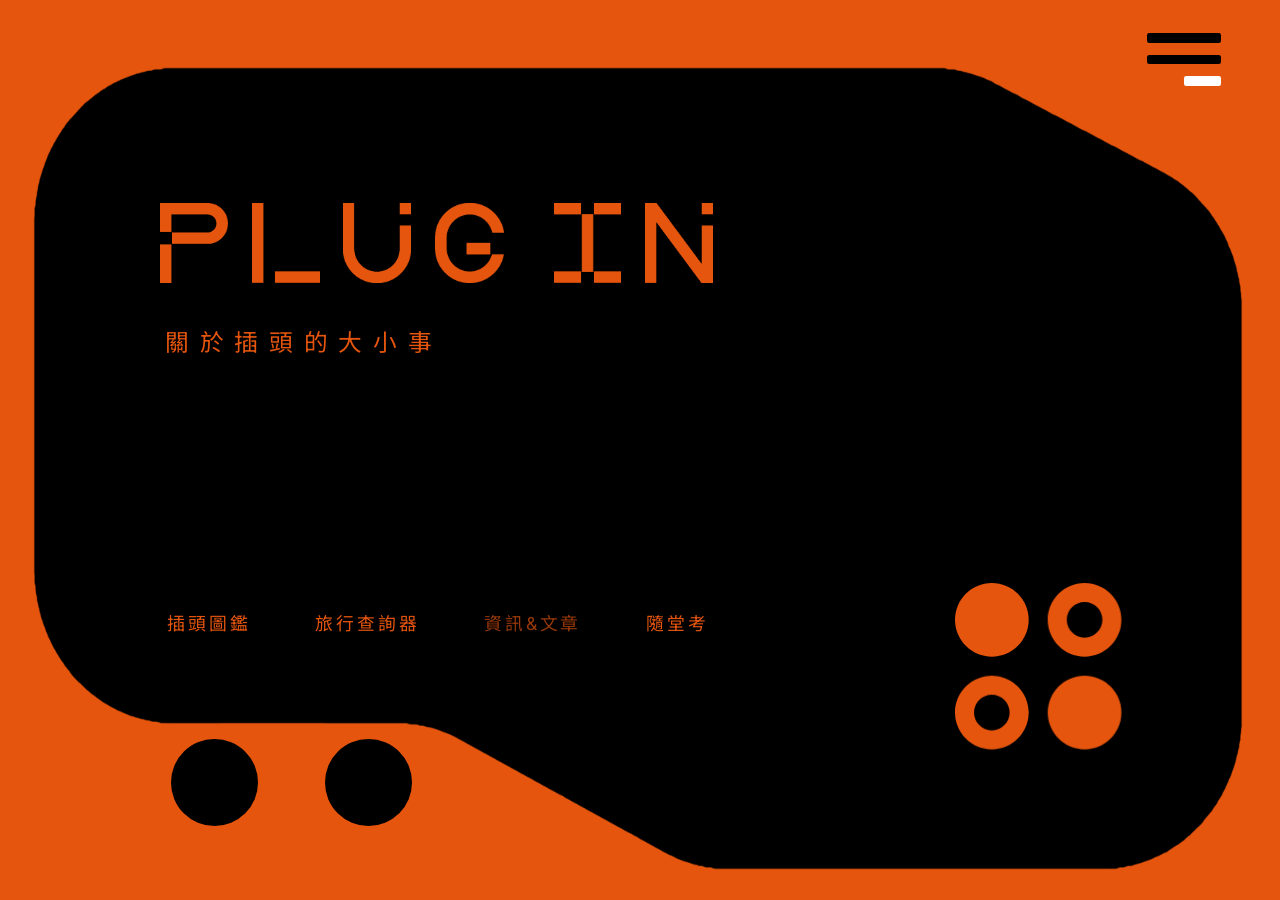
<file: index.html>
<!DOCTYPE html>
<html lang="zh-Hant">
<head>
  <meta charset="UTF-8">
  <meta name="viewport" content="width=device-width, initial-scale=1.0">
  <title>PLUG IN - 首頁</title>
    <link rel="icon" href="./img/button-logo.svg">
  <link rel="preconnect" href="https://fonts.googleapis.com">
  <link rel="preconnect" href="https://fonts.gstatic.com" crossorigin>
  <link href="https://fonts.googleapis.com/css2?family=Inter:wght@200;300;400;500;700&family=Noto+Sans+TC:wght@300;400;500;700&display=swap" rel="stylesheet">
  <link rel="stylesheet" href="./css/home.css">
</head>
<body>

  <!-- 精準品牌橘 (#E5550D) SVG 濾鏡：將幾何字母 PNG 精確著色為 #E5550D -->
  <svg width="0" height="0" style="position:absolute;pointer-events:none;" aria-hidden="true">
    <defs>
      <filter id="home-orange-tint" color-interpolation-filters="sRGB">
        <feColorMatrix type="matrix" values="0 0 0 0 0.898039  0 0 0 0 0.333333  0 0 0 0 0.050980  0 0 0 1 0"/>
      </filter>
    </defs>
  </svg>

  <!-- ==================== 頂部導覽列 (右上漢堡選單：兩黑一白) ==================== -->
  <header class="top-nav">
    <a href="./index.html" class="nav-logo" aria-label="PLUG IN 首頁">
      <img src="./img/button-logo.svg" alt="PLUG IN Logo">
    </a>

    <button type="button" id="menu-btn" class="nav-menu-btn" aria-label="開啟選單" aria-expanded="false">
      <span class="menu-bar bar-orange"></span>
      <span class="menu-bar bar-orange"></span>
      <span class="menu-bar bar-white"></span>
    </button>
  </header>

  <!-- ==================== 側邊選單遮罩 (全站統一 5 項 + 橘色箭頭) ==================== -->
  <aside class="menu-drawer" id="menu-drawer" aria-hidden="true">
    <div class="menu-drawer-backdrop" id="menu-backdrop"></div>
    <nav class="menu-drawer-panel" aria-label="網站選單">
      <button type="button" class="menu-close-btn" id="menu-close-btn" aria-label="關閉選單">✕</button>
      <ul class="menu-nav-list">
        <li>
          <a href="./guide.html?view=map">
            <span>插頭世界地圖</span>
            <img src="./img/arrow-menu.svg" alt="" class="menu-nav-arrow" aria-hidden="true">
          </a>
        </li>
        <li>
          <a href="./guide.html?view=gallery&spec=all&page=1">
            <span>插頭圖鑑</span>
            <img src="./img/arrow-menu.svg" alt="" class="menu-nav-arrow" aria-hidden="true">
          </a>
        </li>
        <li>
          <a href="./travel.html">
            <span>旅行查詢器</span>
            <img src="./img/arrow-menu.svg" alt="" class="menu-nav-arrow" aria-hidden="true">
          </a>
        </li>
        <li>
          <a href="#" class="is-coming-soon" aria-disabled="true" title="尚未製作，敬請期待" onclick="return false;">
            <span>資訊與文章</span>
            <img src="./img/arrow-menu.svg" alt="" class="menu-nav-arrow" aria-hidden="true">
          </a>
        </li>
        <li>
          <a href="./quiz.html">
            <span>用電安全隨堂考</span>
            <img src="./img/arrow-menu.svg" alt="" class="menu-nav-arrow" aria-hidden="true">
          </a>
        </li>
      </ul>
    </nav>
  </aside>

  <!-- ==================== 0-0 首頁主視覺 (依 Figma 0-0 畫面構成) ==================== -->
  <main class="hero">
    <!-- 橘底 + 黑色流線面板底圖 -->
    <img class="hero-bg" src="./img/home-bg-panel.png" alt="" aria-hidden="true">

    <!-- 左上品牌字標 PLUG IN (x=12.5%, y=22.6%) -->
    <h1 class="hero-title" aria-label="PLUG IN">
      <span class="hero-word">
        <img src="./img/letter-P.png" alt="P">
        <img src="./img/letter-L.png" alt="L">
        <img src="./img/letter-U.png" alt="U">
        <img src="./img/letter-G.png" alt="G">
      </span>
      <span class="hero-word-gap" aria-hidden="true"></span>
      <span class="hero-word">
        <img src="./img/letter-I.png" alt="I">
        <img src="./img/letter-N.png" alt="N">
      </span>
    </h1>

    <!-- 副標題：關於插頭的大小事 (x=12.9%, y=36.6%) -->
    <p class="hero-subtitle">關於插頭的大小事</p>

    <!-- 黑色面板內四項水平功能導覽 (x=12.5%, y=68%) -->
    <nav class="hero-nav" aria-label="主要功能導覽">
      <a href="./guide.html?view=map" class="hero-nav-link">插頭圖鑑</a>
      <a href="./travel.html" class="hero-nav-link">旅行查詢器</a>
      <a href="#" class="hero-nav-link is-coming-soon" aria-disabled="true" title="尚未製作，敬請期待" onclick="return false;">資訊&amp;文章</a>
      <a href="./quiz.html" class="hero-nav-link">隨堂考</a>
    </nav>

    <!-- 右下角橘色四圓品牌標誌 (x=74.6%, y=64.8%，內嵌 SVG 供四圓順時針循環位移) -->
    <svg class="hero-logo" viewBox="0 0 70 70" fill="none" xmlns="http://www.w3.org/2000/svg" role="img" aria-label="PLUG IN 標誌">
      <path class="hero-logo-piece hero-logo-tl" d="M31 15.5C31 24.0604 24.0604 31 15.5 31C6.93959 31 0 24.0604 0 15.5C0 6.93959 6.93959 0 15.5 0C24.0604 0 31 6.93959 31 15.5Z" fill="#E5550D"/>
      <path class="hero-logo-piece hero-logo-tr" d="M62 15.5C62 11.3579 58.6421 8 54.5 8C50.3579 8 47 11.3579 47 15.5C47 19.6421 50.3579 23 54.5 23V31C45.9396 31 39 24.0604 39 15.5C39 6.93959 45.9396 0 54.5 0C63.0604 0 70 6.93959 70 15.5C70 24.0604 63.0604 31 54.5 31V23C58.6421 23 62 19.6421 62 15.5Z" fill="#E5550D"/>
      <path class="hero-logo-piece hero-logo-bl" d="M23 54.5C23 50.3579 19.6421 47 15.5 47C11.3579 47 8 50.3579 8 54.5C8 58.6421 11.3579 62 15.5 62V70C6.93959 70 0 63.0604 0 54.5C0 45.9396 6.93959 39 15.5 39C24.0604 39 31 45.9396 31 54.5C31 63.0604 24.0604 70 15.5 70V62C19.6421 62 23 58.6421 23 54.5Z" fill="#E5550D"/>
      <path class="hero-logo-piece hero-logo-br" d="M70 54.5C70 63.0604 63.0604 70 54.5 70C45.9396 70 39 63.0604 39 54.5C39 45.9396 45.9396 39 54.5 39C63.0604 39 70 45.9396 70 54.5Z" fill="#E5550D"/>
    </svg>

    <!-- 左下角橘底上的兩顆黑色圓點裝飾 (與 0-0 畫面一致) -->
    <div class="hero-bottom-dots" aria-hidden="true">
      <span class="hero-dot"></span>
      <span class="hero-dot"></span>
    </div>
  </main>

  <script src="./js/home.js"></script>
</body>
</html>
</file>
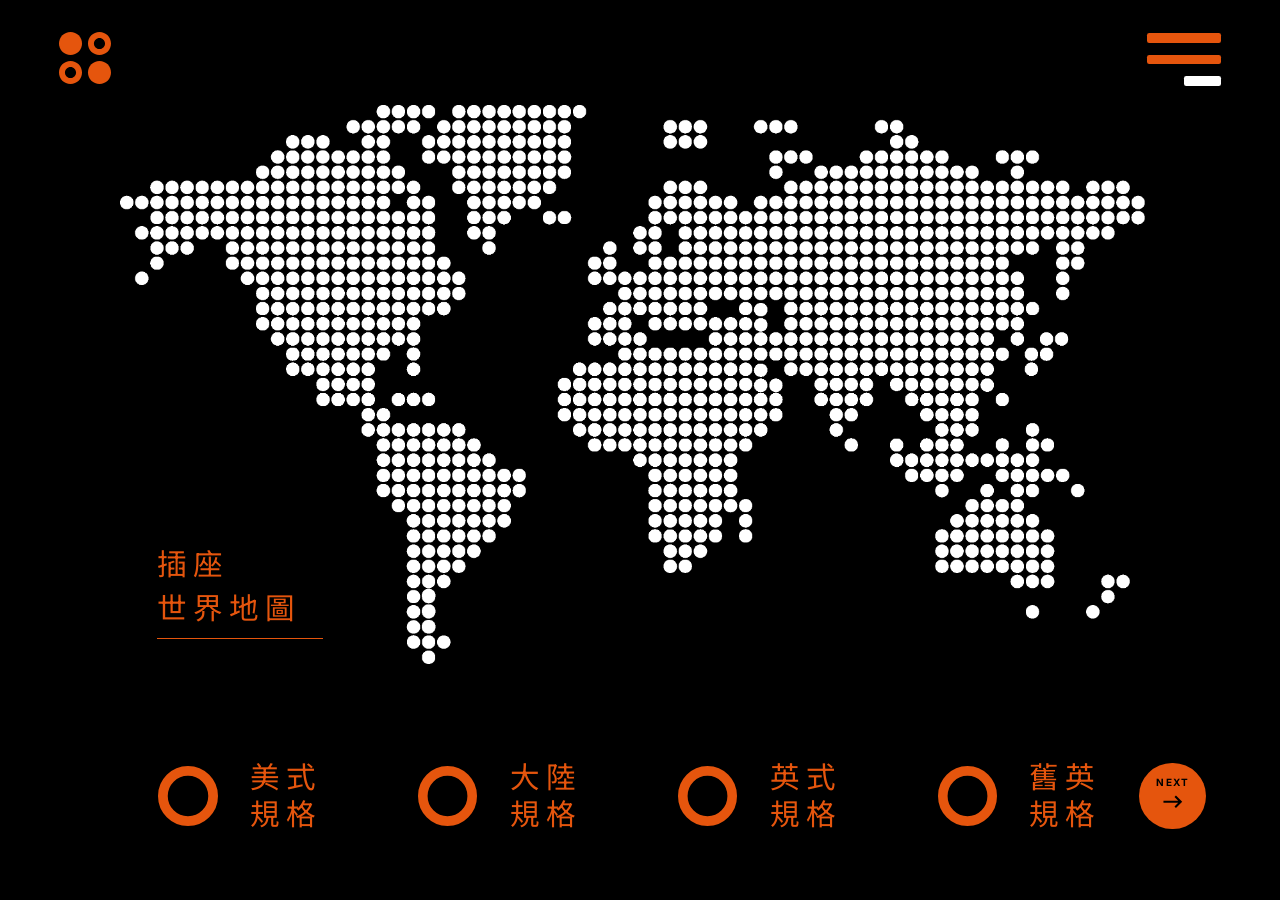
<file: guide.html>
<!DOCTYPE html>
<html lang="zh-Hant">
<head>
  <meta charset="UTF-8">
  <meta name="viewport" content="width=device-width, initial-scale=1.0">
  <title>PLUG IN - 插座世界地圖與插頭圖鑑</title>
    <link rel="icon" href="./img/button-logo.svg">
  <link rel="preconnect" href="https://fonts.googleapis.com">
  <link rel="preconnect" href="https://fonts.gstatic.com" crossorigin>
  <link href="https://fonts.googleapis.com/css2?family=Inter:wght@200;300;400;500;700&family=Noto+Sans+TC:wght@300;400;500;700&display=swap" rel="stylesheet">
  <link rel="stylesheet" href="./css/guide.css">
</head>
<body data-view="map">

  <!-- ==================== 頂部導覽列 (與 travel / search 一致) ==================== -->
  <header class="top-nav">
    <a href="./index.html" class="nav-logo" id="nav-logo" aria-label="返回 PLUG IN 首頁">
      <img src="./img/button-logo.svg" alt="PLUG IN Logo">
    </a>

    <button type="button" id="menu-btn" class="nav-menu-btn" aria-label="開啟選單" aria-expanded="false">
      <span class="menu-bar bar-primary"></span>
      <span class="menu-bar bar-primary"></span>
      <span class="menu-bar bar-white"></span>
    </button>
  </header>

  <!-- ==================== 側邊選單遮罩 ==================== -->
  <aside class="menu-drawer" id="menu-drawer" aria-hidden="true">
    <div class="menu-drawer-backdrop" id="menu-backdrop"></div>
    <nav class="menu-drawer-panel" aria-label="網站選單">
      <button type="button" class="menu-close-btn" id="menu-close-btn" aria-label="關閉選單">✕</button>
      <ul class="menu-nav-list">
        <li>
          <a href="./guide.html?view=map" data-nav-view="map">
            <span>插頭世界地圖</span>
            <img src="./img/arrow-menu.svg" alt="" class="menu-nav-arrow" aria-hidden="true">
          </a>
        </li>
        <li>
          <a href="./guide.html?view=gallery&spec=all&page=1" data-nav-view="gallery">
            <span>插頭圖鑑</span>
            <img src="./img/arrow-menu.svg" alt="" class="menu-nav-arrow" aria-hidden="true">
          </a>
        </li>
        <li>
          <a href="./travel.html">
            <span>旅行查詢器</span>
            <img src="./img/arrow-menu.svg" alt="" class="menu-nav-arrow" aria-hidden="true">
          </a>
        </li>
        <li>
          <a href="#" class="is-coming-soon" aria-disabled="true" title="尚未製作，敬請期待" onclick="return false;">
            <span>資訊與文章</span>
            <img src="./img/arrow-menu.svg" alt="" class="menu-nav-arrow" aria-hidden="true">
          </a>
        </li>
        <li>
          <a href="./quiz.html">
            <span>用電安全隨堂考</span>
            <img src="./img/arrow-menu.svg" alt="" class="menu-nav-arrow" aria-hidden="true">
          </a>
        </li>
      </ul>
    </nav>
  </aside>

  <!-- ========================================================================
       VIEW 1: 1-1-1 / 1-1-2 插座世界地圖
       ======================================================================== -->
  <main class="view-section view-map is-active" id="view-map" aria-label="插座世界地圖">

    <!-- 世界地圖舞台（等比鎖定 1385×755，確保白色底圖與 1-1-2 橘色群組點對點正中對齊） -->
    <section class="map-stage" id="map-stage" aria-label="全球插座規格分布地圖">
      <!-- 1-1-1 白色點陣世界地圖底圖 -->
      <img src="./img/map-base.png" alt="全球插座規格世界地圖" class="map-base-img">

      <!-- 1-1-2 對應四區橘色群組覆蓋層 (image-xxx-guide，正中對齊且支援滑鼠微幅視差) -->
      <div class="map-overlay-group" id="map-overlay-group" aria-hidden="true">
        <!-- image-USA guide -->
        <div class="map-region-layer layer-usa" data-region-layer="usa">
          <img src="./img/map-usa-guide.png" alt="美式規格分布區域">
        </div>

        <!-- image-Mainland guide -->
        <div class="map-region-layer layer-mainland" data-region-layer="mainland">
          <img src="./img/map-mainland-guide.png" alt="大陸規格分布區域">
        </div>

        <!-- image-UK guide -->
        <div class="map-region-layer layer-uk" data-region-layer="uk">
          <img src="./img/map-uk-guide.png" alt="英式規格分布區域">
        </div>

        <!-- image-Old UK guide (雙圖層獨立精準對齊) -->
        <div class="map-region-layer layer-old-uk" data-region-layer="old-uk">
          <img src="./img/map-old-uk-2.png" alt="舊英規格分布區域" class="old-uk-map2">
          <img src="./img/map-old-uk-1.png" alt="" class="old-uk-map1">
        </div>
      </div>

      <!-- 左下角「插座 世界地圖」標題與橘色底線 -->
      <div class="map-title-block">
        <h1 class="map-heading">插座<br>世界地圖</h1>
        <div class="map-subheading-line" aria-hidden="true"></div>
      </div>
    </section>

    <!-- 下方規格切換按鈕區 (單選模式：一次僅能選擇一個規格) -->
    <div class="map-controls">
      <div class="map-btn-group" role="radiogroup" aria-label="選擇要顯示的插座規格區域（單選）">

        <button type="button" class="region-btn" data-region="usa" role="radio" aria-checked="false">
          <span class="region-circle">
            <img src="./img/button-2.svg" alt="" class="circle-hollow">
            <img src="./img/button-3.svg" alt="" class="circle-filled">
          </span>
          <span class="region-label">美式<br>規格</span>
        </button>

        <button type="button" class="region-btn" data-region="mainland" role="radio" aria-checked="false">
          <span class="region-circle">
            <img src="./img/button-2.svg" alt="" class="circle-hollow">
            <img src="./img/button-3.svg" alt="" class="circle-filled">
          </span>
          <span class="region-label">大陸<br>規格</span>
        </button>

        <button type="button" class="region-btn" data-region="uk" role="radio" aria-checked="false">
          <span class="region-circle">
            <img src="./img/button-2.svg" alt="" class="circle-hollow">
            <img src="./img/button-3.svg" alt="" class="circle-filled">
          </span>
          <span class="region-label">英式<br>規格</span>
        </button>

        <button type="button" class="region-btn" data-region="old-uk" role="radio" aria-checked="false">
          <span class="region-circle">
            <img src="./img/button-2.svg" alt="" class="circle-hollow">
            <img src="./img/button-3.svg" alt="" class="circle-filled">
          </span>
          <span class="region-label">舊英<br>規格</span>
        </button>

      </div>

      <!-- 右下角前往 1-2 插頭圖鑑箭頭按鈕 -->
      <button type="button" class="circle-arrow-btn arrow-next" id="map-to-gallery-btn" aria-label="前往插頭圖鑑">
        <span class="circle-arrow-text">NEXT</span>
        <img src="./img/arrow-outlined.svg" alt="" class="circle-arrow-icon">
      </button>
    </div>

  </main>

  <!-- ========================================================================
       VIEW 2: 1-2-1 ～ 1-2-6 插頭圖鑑
       ======================================================================== -->
  <main class="view-section view-gallery" id="view-gallery" aria-label="插頭圖鑑">

    <h1 class="gallery-heading">插頭圖鑑</h1>

    <!-- 規格篩選列 (Sliding Pill 滑動橘色指示膠囊) -->
    <nav class="spec-tabs-bar" id="spec-tabs" aria-label="插頭規格篩選">
      <span class="spec-sliding-pill" id="spec-sliding-pill" aria-hidden="true"></span>
      <button type="button" class="spec-tab tab-all is-active" data-spec="all">ALL</button>
      <button type="button" class="spec-tab" data-spec="mainland">大陸規格</button>
      <button type="button" class="spec-tab" data-spec="us">美式規格</button>
      <button type="button" class="spec-tab" data-spec="uk">英式規格</button>
      <button type="button" class="spec-tab" data-spec="old-uk">舊英規格</button>
    </nav>

    <!-- 插頭卡片網格（由 JS 動態渲染 card-A ～ card-O） -->
    <section class="gallery-card-grid" id="gallery-card-grid" aria-live="polite" aria-label="插頭卡片列表"></section>

    <!-- 左下上一頁（回 1-1 地圖顯示 BACK 或 1-2-2 回 1-2-1 顯示 PREV）／ 右下下一頁（前往 1-2-2 K-O 顯示 NEXT） -->
    <button type="button" class="circle-arrow-btn gallery-prev-btn" id="gallery-prev-btn" aria-label="返回插座世界地圖">
      <img src="./img/arrow-outlined.svg" alt="" class="circle-arrow-icon">
      <span class="circle-arrow-text" id="gallery-prev-label">BACK</span>
    </button>

    <button type="button" class="circle-arrow-btn arrow-next gallery-next-btn" id="gallery-next-btn" aria-label="下一頁">
      <span class="circle-arrow-text" id="gallery-next-label">NEXT</span>
      <img src="./img/arrow-outlined.svg" alt="" class="circle-arrow-icon">
    </button>

  </main>

  <!-- ========================================================================
       VIEW 3: 1-3 插頭詳細介紹頁 (A–O，依 1-3-K 與 1-3-F 版面間距規範)
       ======================================================================== -->
  <main class="view-section view-detail" id="view-detail" aria-label="插頭詳細介紹">

    <!-- 上半部橘色主視覺區 (height: 581 / 1117 = 52.01vh) -->
    <section class="detail-hero">
      <div class="detail-section-heading">
        <!-- TYPE - [A..O] 幾何像素字母標題 -->
        <div class="detail-type-letters" id="detail-type-letters" aria-label="插頭型號">
          <div class="type-word-group">
            <img src="./img/letter-T.png" alt="T" class="type-letter-t">
            <img src="./img/letter-Y.png" alt="Y" class="type-letter-y">
            <img src="./img/letter-P.png" alt="P" class="type-letter-p">
            <img src="./img/letter-E.png" alt="E" class="type-letter-e">
          </div>
          <span class="type-dash" aria-hidden="true"></span>
          <img src="./img/letter-F.png" alt="F" class="type-letter-code" id="detail-letter-img">
        </div>

        <!-- 規格代號 + 簡介副標 -->
        <div class="detail-subheading">
          <span class="detail-serial" id="detail-serial">CEE 7/4</span>
          <span class="detail-desc" id="detail-desc">北歐主要插頭規格，無極性設計</span>
        </div>
      </div>

      <!-- 返回 1-2 插頭圖鑑按鈕：固定於上方橘色區，左對齊 TYPE-?、底對齊上方插頭圖 -->
      <button type="button" class="detail-back-btn" id="detail-back-btn" aria-label="返回插頭圖鑑">
        <img src="./img/arrow-outlined.svg" alt="">
        <span>返回圖鑑</span>
      </button>
    </section>

    <!-- 右側雙圓圖示區 (x=1200, y=130, width=406, gap=90) -->
    <aside class="detail-image-group" aria-label="插頭外觀與插座示意圖">
      <!-- 上圓：黑色線稿插座圖示 (406×406) -->
      <div class="detail-diagram-circle">
        <img src="./img/plug-type-F.png" alt="TYPE-F 平面規格圖" id="detail-diagram-img" decoding="async">
      </div>

      <!-- 下圓：橘色圓底 + 插頭立體插圖 A–O (406×406) -->
      <div class="detail-photo-circle">
        <img src="./img/plug-3d-F.png" alt="TYPE-F 實體示意圖" id="detail-photo-img" data-plug-type="F" decoding="async">
      </div>
    </aside>

    <!-- 右側中線循環切換按鈕組 (對應 Figma 1-3-K button-arrow-prev / button-arrow-back，對齊 Menu 右緣、間距 90h 置中橘黑中線) -->
    <nav class="detail-pager-nav" aria-label="循環切換插頭型號">
      <!-- 上方 PREV（橘底黑線 + 右箭頭，往下一款切換，O 循環回 A） -->
      <button type="button" class="detail-pager-btn detail-pager-prev" id="detail-prev-btn" aria-label="切換至下一個插頭型號">
        <svg class="detail-pager-chevron" viewBox="0 0 24 24" aria-hidden="true">
          <polyline points="9,5 16,12 9,19"></polyline>
        </svg>
        <span class="detail-pager-label">PREV</span>
      </button>

      <!-- 下方 BACK（黑底橘線 + 左箭頭，往上一款切換，A 循環回 O） -->
      <button type="button" class="detail-pager-btn detail-pager-back" id="detail-back-plug-btn" aria-label="切換至上一個插頭型號">
        <svg class="detail-pager-chevron" viewBox="0 0 24 24" aria-hidden="true">
          <polyline points="15,5 8,12 15,19"></polyline>
        </svg>
        <span class="detail-pager-label">BACK</span>
      </button>
    </nav>

    <!-- 下半部黑色背景資訊區 (left=80, top=668, 兩欄 Drop-down Menu) -->
    <section class="detail-info-section">
      <div class="detail-info-columns">

        <!-- 左欄 card1：技術規格 + button-turn on/off + Drop-down Menu1 -->
        <article class="detail-accordion" id="accordion-specs">
          <div class="accordion-heading accordion-heading-left">
            <h2>技術規格</h2>
            <button
              type="button"
              class="btn-turn-toggle"
              id="toggle-specs-btn"
              aria-expanded="false"
              aria-controls="dropdown-specs"
              aria-label="展開技術規格"
            >
              <img src="./img/button-turn-on.svg" alt="" class="icon-turn-on">
              <img src="./img/button-turn-off.svg" alt="" class="icon-turn-off">
            </button>
          </div>

          <div class="detail-dropdown" id="dropdown-specs" aria-hidden="true">
            <div class="detail-dropdown-inner">
              <div class="spec-info-row">
                <span class="spec-info-label">適用國家</span>
                <span class="spec-info-value" id="detail-countries"></span>
              </div>
              <div class="spec-info-row">
                <span class="spec-info-label">額定電壓</span>
                <span class="spec-info-value spec-val-mono" id="detail-voltage"></span>
              </div>
              <div class="spec-info-row">
                <span class="spec-info-label">額定電流</span>
                <span class="spec-info-value spec-val-mono" id="detail-current"></span>
              </div>
              <div class="spec-info-row spec-row-multiline">
                <span class="spec-info-label">腳位資訊</span>
                <div class="spec-info-value spec-val-pins" id="detail-pins"></div>
              </div>
            </div>
          </div>
        </article>

        <!-- 右欄 card2：安全指引與補充 + button-turn on/off + Drop-down Menu2 -->
        <article class="detail-accordion" id="accordion-safety">
          <div class="accordion-heading accordion-heading-right">
            <h2>安全指引與補充</h2>
            <button
              type="button"
              class="btn-turn-toggle"
              id="toggle-safety-btn"
              aria-expanded="false"
              aria-controls="dropdown-safety"
              aria-label="展開安全指引與補充"
            >
              <img src="./img/button-turn-on.svg" alt="" class="icon-turn-on">
              <img src="./img/button-turn-off.svg" alt="" class="icon-turn-off">
            </button>
          </div>

          <div class="detail-dropdown" id="dropdown-safety" aria-hidden="true">
            <div class="detail-dropdown-inner">
              <div class="spec-info-row">
                <span class="spec-info-label">適用插座</span>
                <span class="spec-info-value" id="detail-socket"></span>
              </div>
              <div class="spec-info-row">
                <span class="spec-info-label">外觀特徵</span>
                <span class="spec-info-value" id="detail-appearance"></span>
              </div>
              <div class="spec-info-row spec-row-multiline">
                <span class="spec-info-label">安全提示</span>
                <p class="spec-info-value spec-val-safety" id="detail-safety"></p>
              </div>
            </div>
          </div>
        </article>

      </div>
    </section>

  </main>

  <script src="./js/guide.js"></script>
</body>
</html>
</file>
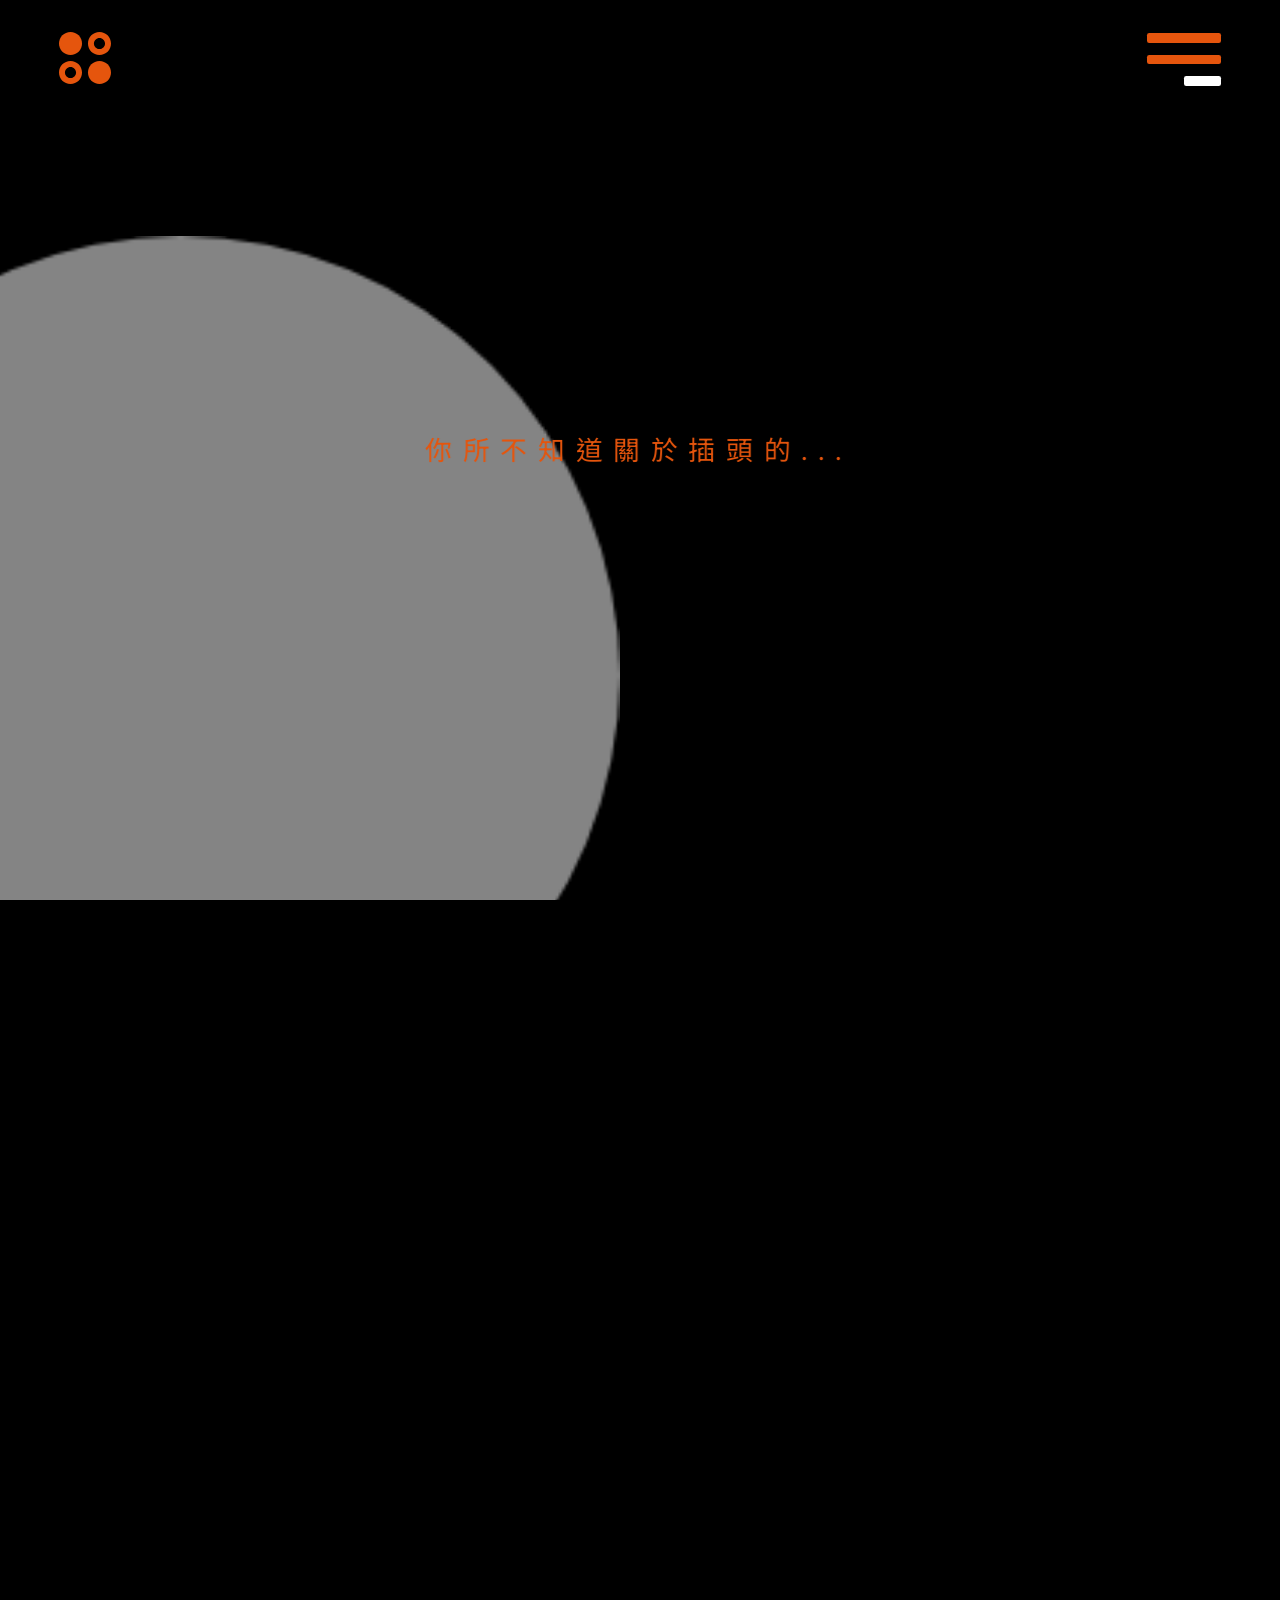
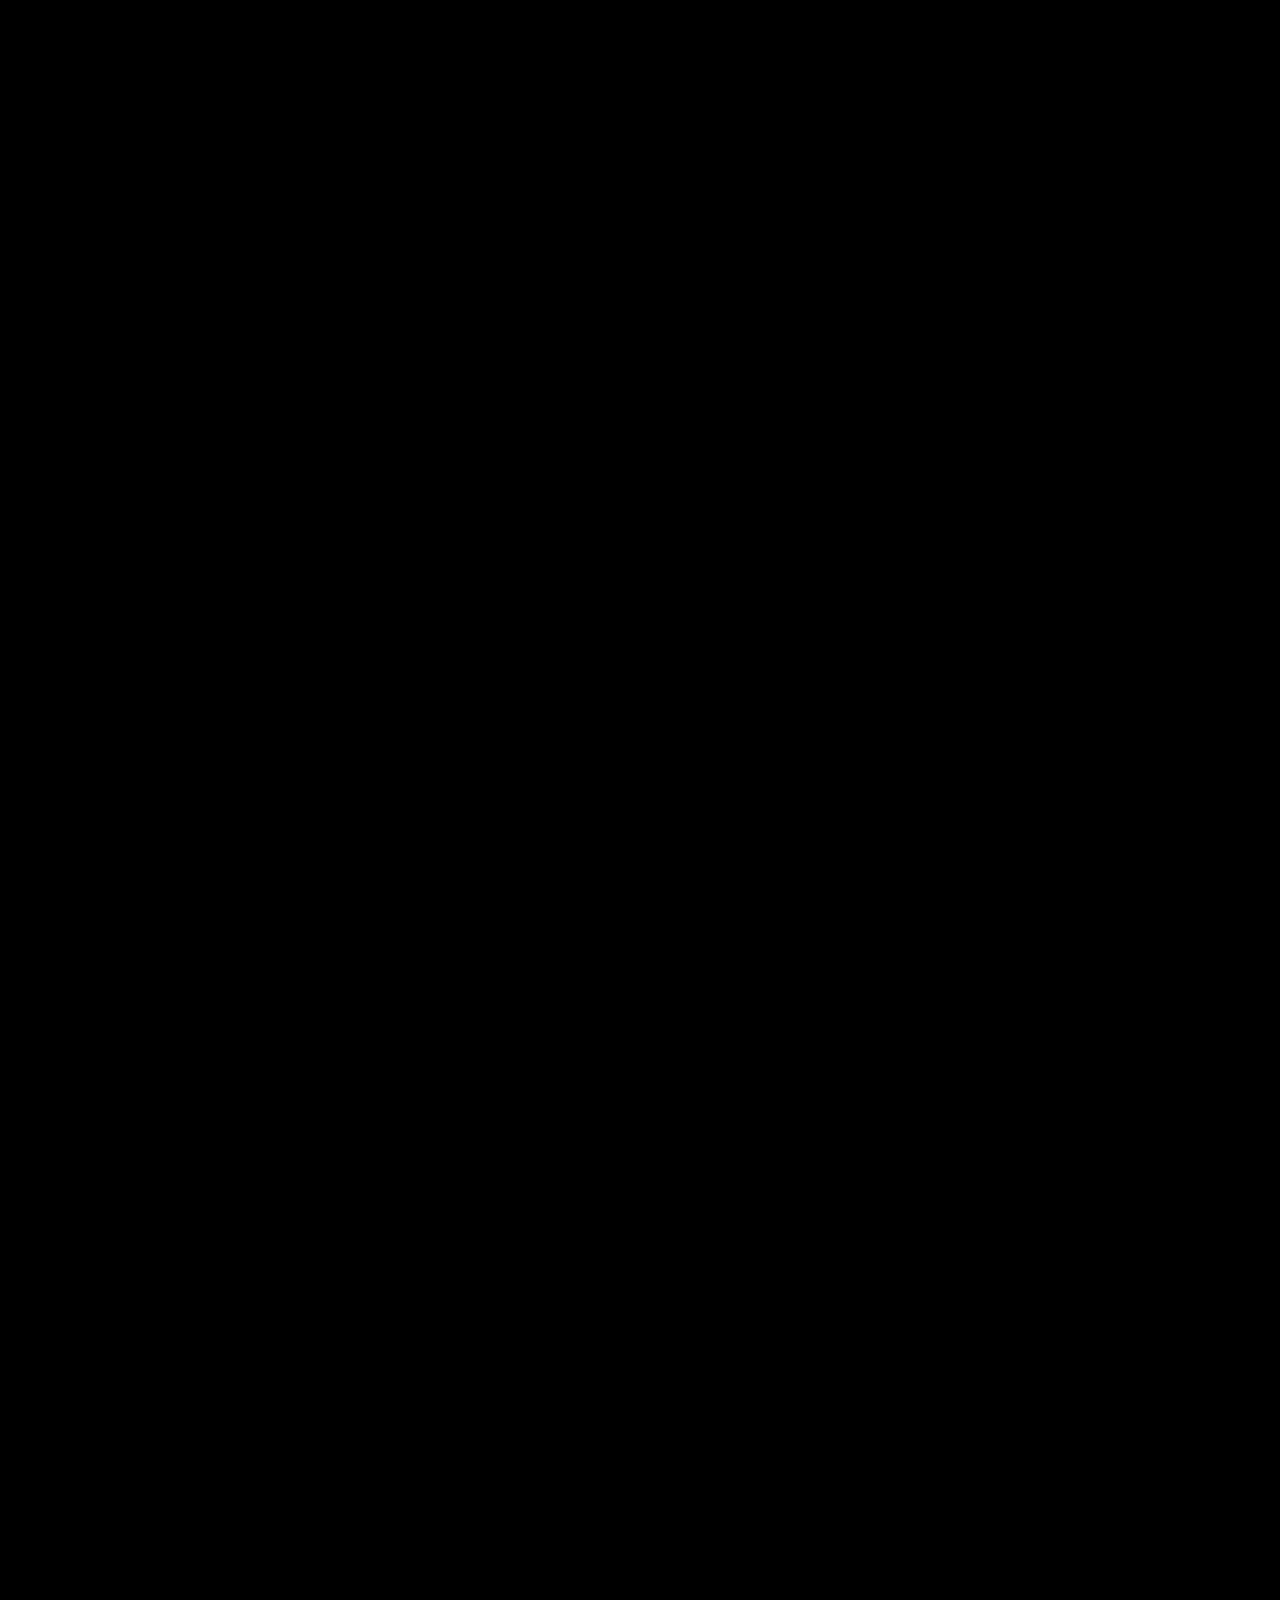
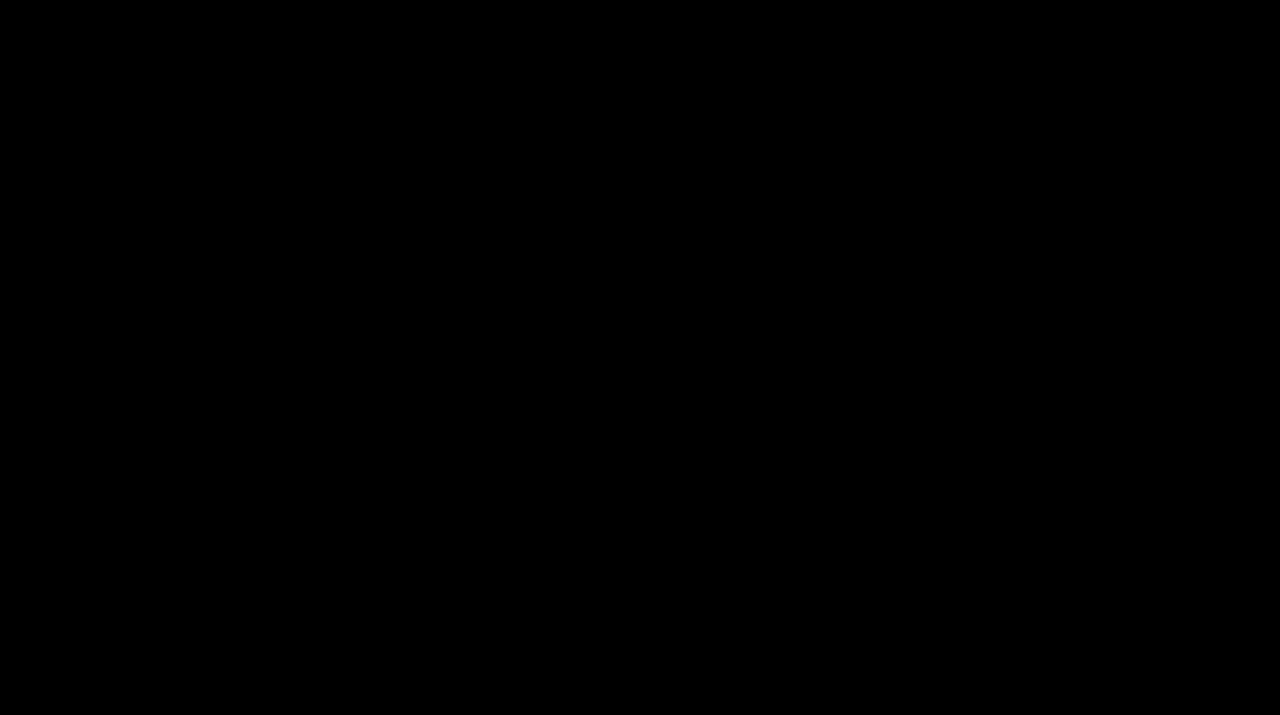
<file: info.html>
<!DOCTYPE html>
<html lang="zh-Hant">
<head>
  <meta charset="UTF-8">
  <meta name="viewport" content="width=device-width, initial-scale=1.0">
  <title>PLUG IN - 資訊與文章</title>
  <link rel="icon" href="./img/button-logo.svg">
  <link rel="preconnect" href="https://fonts.googleapis.com">
  <link rel="preconnect" href="https://fonts.gstatic.com" crossorigin>
  <link href="https://fonts.googleapis.com/css2?family=Inter:wght@200;300;400;500;700&family=Noto+Sans+TC:wght@300;400;500;700&display=swap" rel="stylesheet">
  <link rel="stylesheet" href="./css/info.css">
</head>
<body>

  <!-- ==================== 固定頂部導覽列 (Logo 與 Menu 恆駐最上層不被覆蓋) ==================== -->
  <header class="top-nav">
    <a href="./index.html" class="nav-logo" id="nav-logo" aria-label="返回 PLUG IN 首頁">
      <img src="./img/button-logo.svg" alt="PLUG IN Logo">
    </a>

    <button type="button" id="menu-btn" class="nav-menu-btn" aria-label="開啟選單" aria-expanded="false">
      <span class="menu-bar bar-orange"></span>
      <span class="menu-bar bar-orange"></span>
      <span class="menu-bar bar-white"></span>
    </button>
  </header>

  <!-- ==================== 側邊選單遮罩 (與全站 5 項統一) ==================== -->
  <aside class="menu-drawer" id="menu-drawer" aria-hidden="true">
    <div class="menu-drawer-backdrop" id="menu-backdrop"></div>
    <nav class="menu-drawer-panel" aria-label="網站選單">
      <button type="button" class="menu-close-btn" id="menu-close-btn" aria-label="關閉選單">✕</button>
      <ul class="menu-nav-list">
        <li>
          <a href="./guide.html?view=map">
            <span>插頭世界地圖</span>
            <img src="./img/arrow-menu.svg" alt="" class="menu-nav-arrow" aria-hidden="true">
          </a>
        </li>
        <li>
          <a href="./guide.html?view=gallery&spec=all&page=1">
            <span>插頭圖鑑</span>
            <img src="./img/arrow-menu.svg" alt="" class="menu-nav-arrow" aria-hidden="true">
          </a>
        </li>
        <li>
          <a href="./travel.html">
            <span>旅行查詢器</span>
            <img src="./img/arrow-menu.svg" alt="" class="menu-nav-arrow" aria-hidden="true">
          </a>
        </li>
        <li>
          <a href="./info.html" class="is-current" aria-current="page">
            <span>資訊與文章</span>
            <img src="./img/arrow-menu.svg" alt="" class="menu-nav-arrow" aria-hidden="true">
          </a>
        </li>
        <li>
          <a href="./quiz.html">
            <span>用電安全隨堂考</span>
            <img src="./img/arrow-menu.svg" alt="" class="menu-nav-arrow" aria-hidden="true">
          </a>
        </li>
      </ul>
    </nav>
  </aside>

  <!-- ========================================================================
       3-1-0 ～ 3-1-0-3 資訊與文章開場捲動舞台
       向下捲動：主標題由畫面正中上移至 180h 停駐，再往下滑約 2 下後依序由左移入「小知識 → 資訊 → 更多 → ...」
       向上捲動：完全反向操作
       ======================================================================== -->
  <main class="info-main">
    <section class="info-story-track" id="info-story-track" aria-label="資訊與文章開場導覽">
      <div class="info-story-stage" id="info-story-stage">
        <!-- 主標題：36 級、字距 40%，初始置中，往下滑動至距頂 180h 停住 -->
        <h1 class="info-main-title" id="info-main-title">你所不知道關於插頭的...</h1>

        <!-- 四段關鍵字舞台：64 級、字距 60%，由左 ease-out 移入、向右 ease-in 移出（... 停駐不移出，再往下捲 2 下散開至 320%） -->
        <div class="info-keyword-stage" aria-live="polite">
          <p class="info-keyword is-before" data-stage="0" tabindex="0"><span class="info-keyword-inner">小知識</span></p>
          <p class="info-keyword is-before" data-stage="1" tabindex="0"><span class="info-keyword-inner">資訊</span></p>
          <p class="info-keyword is-before" data-stage="2" tabindex="0"><span class="info-keyword-inner">更多</span></p>
          <p class="info-keyword info-keyword-dots is-before" id="info-keyword-dots" data-stage="3" tabindex="0" aria-label="..."><span class="info-keyword-inner dots-group" aria-hidden="true"><span class="dot-char dot-left">.</span><span class="dot-char dot-mid">.</span><span class="dot-char dot-right">.</span></span></p>
        </div>

        <!-- 點點散開後於其下方間隔 45h 顯示之引言（36 級、字距 20%、置中） -->
        <p class="info-intro-copy" id="info-intro-copy" aria-hidden="true">
          插頭每天都圍繞在我們的<br>
          生活當中，但我們除了<br>
          日常的插拔之外對其<br>
          並沒有更深入<br>
          了解
        </p>

        <!-- 直徑 360h 白圈：左下角 → 下弧線置中下移 90h → 右上角 1/4 圓 → 擴散全螢幕刷屏 -->
        <div class="info-white-orb" id="info-white-orb" aria-hidden="true"></div>

        <!-- 刷屏揭露之文章網站框架（上方大框 1305w×405h，下方三張小框 360w×225h，上下間隔 90h、左右間隔 112.5w）
             四張卡片皆以 target="_blank" 另開新分頁進入對應文章模板 article.html -->
        <section class="info-board-reveal" id="info-board-reveal" aria-label="資訊與文章框架" aria-hidden="true">
          <div class="info-board-layout">
            <!-- 大框按鈕：另開新分頁前往精選文章 -->
            <a class="info-card info-card-featured" href="./article.html?id=featured" target="_blank" rel="noopener noreferrer" data-card-id="featured" aria-label="前往精選文章（另開新分頁）"></a>
            <div class="info-board-small-row">
              <!-- 小框按鈕 1：另開新分頁前往文章 01 -->
              <a class="info-card info-card-small" href="./article.html?id=1" target="_blank" rel="noopener noreferrer" data-card-id="card-1" aria-label="前往文章 01（另開新分頁）"></a>
              <!-- 小框按鈕 2：另開新分頁前往文章 02 -->
              <a class="info-card info-card-small" href="./article.html?id=2" target="_blank" rel="noopener noreferrer" data-card-id="card-2" aria-label="前往文章 02（另開新分頁）"></a>
              <!-- 小框按鈕 3：另開新分頁前往文章 03 -->
              <a class="info-card info-card-small" href="./article.html?id=3" target="_blank" rel="noopener noreferrer" data-card-id="card-3" aria-label="前往文章 03（另開新分頁）"></a>
            </div>
          </div>
        </section>
      </div>
    </section>
  </main>

  <script src="./js/info.js"></script>
</body>
</html>
</file>
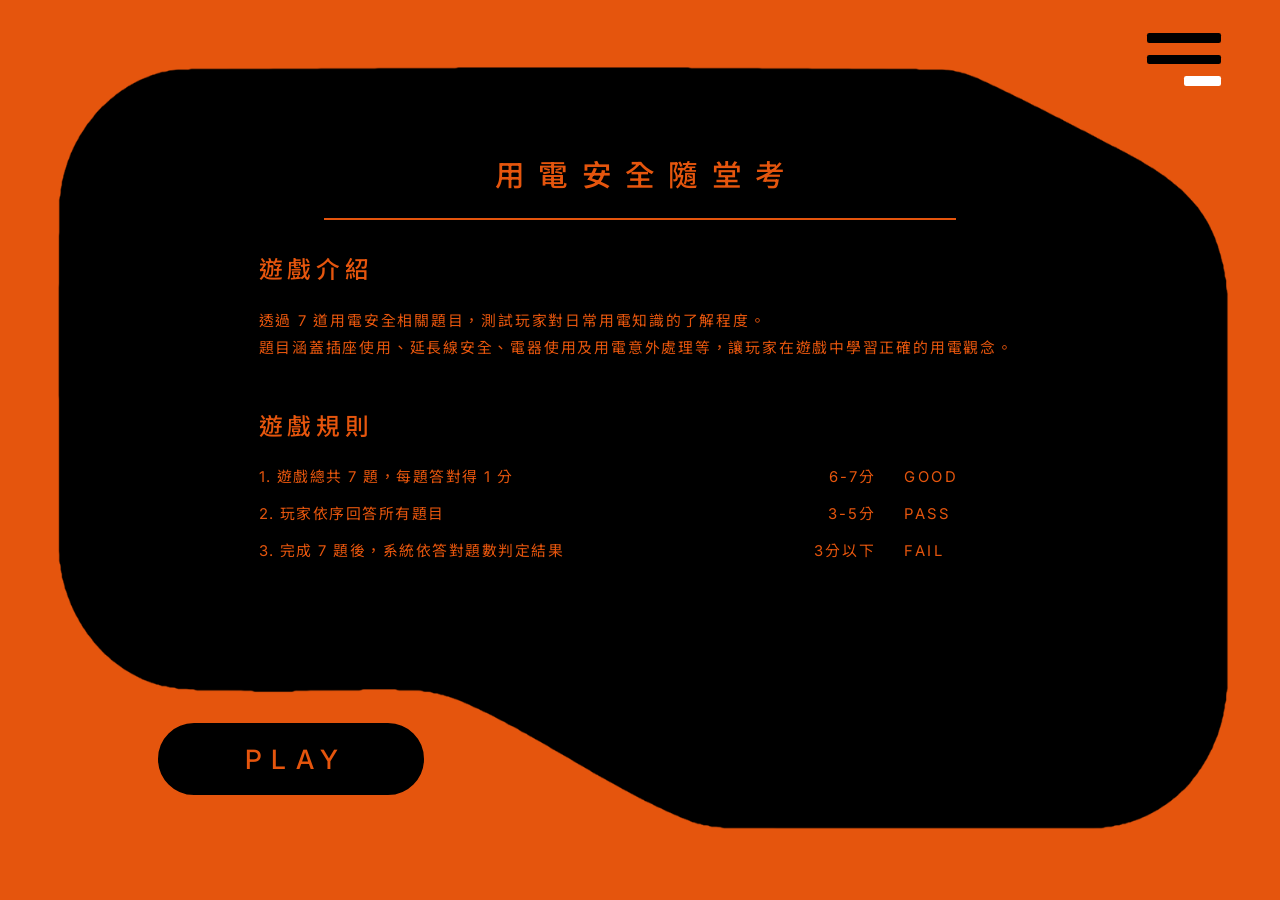
<file: quiz.html>
<!DOCTYPE html>
<html lang="zh-Hant">
<head>
  <meta charset="UTF-8">
  <meta name="viewport" content="width=device-width, initial-scale=1.0">
  <title>PLUG IN - 用電安全隨堂考</title>
  <link rel="icon" href="./img/button-logo.svg">
  <link rel="preconnect" href="https://fonts.googleapis.com">
  <link rel="preconnect" href="https://fonts.gstatic.com" crossorigin>
  <link href="https://fonts.googleapis.com/css2?family=Inter:wght@200;300;400;500;700&family=Noto+Sans+TC:wght@300;400;500;700&display=swap" rel="stylesheet">
  <link rel="stylesheet" href="./css/quiz.css">
</head>
<body data-stage="intro">

  <!-- 精準品牌橘 (#E5550D) SVG 濾鏡：將透明黑底插頭 PNG 精確著色為 #E5550D -->
  <svg width="0" height="0" style="position:absolute;pointer-events:none;" aria-hidden="true">
    <defs>
      <filter id="quiz-orange-tint" color-interpolation-filters="sRGB">
        <feColorMatrix type="matrix" values="0 0 0 0 0.898039  0 0 0 0 0.333333  0 0 0 0 0.050980  0 0 0 1 0"/>
      </filter>
    </defs>
  </svg>

  <!-- ==================== 頂部導覽列 (與 guide / travel / search 一致) ==================== -->
  <header class="top-nav">
    <!-- 遊戲中不放 logo（之後要放回來，把這段註解拿掉即可）
    <a href="./index.html" class="nav-logo" aria-label="返回 PLUG IN 首頁">
      <img src="./img/button-logo.svg" alt="PLUG IN Logo">
    </a>
    -->

    <button type="button" id="menu-btn" class="nav-menu-btn" aria-label="開啟選單" aria-expanded="false">
      <span class="menu-bar bar-orange"></span>
      <span class="menu-bar bar-orange"></span>
      <span class="menu-bar bar-white"></span>
    </button>
  </header>

  <!-- ==================== 側邊選單遮罩 ==================== -->
  <aside class="menu-drawer" id="menu-drawer" aria-hidden="true">
    <div class="menu-drawer-backdrop" id="menu-backdrop"></div>
    <nav class="menu-drawer-panel" aria-label="網站選單">
      <button type="button" class="menu-close-btn" id="menu-close-btn" aria-label="關閉選單">✕</button>
      <ul class="menu-nav-list">
        <li>
          <a href="./guide.html?view=map">
            <span>插頭世界地圖</span>
            <img src="./img/arrow-menu.svg" alt="" class="menu-nav-arrow" aria-hidden="true">
          </a>
        </li>
        <li>
          <a href="./guide.html?view=gallery&spec=all&page=1">
            <span>插頭圖鑑</span>
            <img src="./img/arrow-menu.svg" alt="" class="menu-nav-arrow" aria-hidden="true">
          </a>
        </li>
        <li>
          <a href="./travel.html">
            <span>旅行查詢器</span>
            <img src="./img/arrow-menu.svg" alt="" class="menu-nav-arrow" aria-hidden="true">
          </a>
        </li>
        <li>
          <a href="#" class="is-coming-soon" aria-disabled="true" title="尚未製作，敬請期待" onclick="return false;">
            <span>資訊與文章</span>
            <img src="./img/arrow-menu.svg" alt="" class="menu-nav-arrow" aria-hidden="true">
          </a>
        </li>
        <li>
          <a href="./quiz.html" class="is-current" aria-current="page">
            <span>用電安全隨堂考</span>
            <img src="./img/arrow-menu.svg" alt="" class="menu-nav-arrow" aria-hidden="true">
          </a>
        </li>
      </ul>
    </nav>
  </aside>

  <!-- ========================================================================
       STAGE 1: 4-1 小測驗說明頁 (38:144)
       ======================================================================== -->
  <main class="quiz-stage stage-intro is-active" id="stage-intro" aria-label="用電安全隨堂考說明">
    <div class="notched-board">
      <!-- 底部背板圖片 (Figma background_panel: x=80, y=85, w=1576, h=942) -->
      <img src="./img/quiz-bg-panel.png" alt="" class="board-bg-img" aria-hidden="true">

      <!-- 主標題區 (Headline: x=438, y=196, w=852) -->
      <header class="intro-headline">
        <h1>用電安全隨堂考</h1>
        <div class="intro-divider" aria-hidden="true"></div>
      </header>

      <!-- 內容說明區 (content: x=349, y=311, w=1030) -->
      <section class="intro-content">
        <div class="intro-block">
          <h2 class="intro-label">遊戲介紹</h2>
          <p class="intro-text">
            透過 7 道用電安全相關題目，測試玩家對日常用電知識的了解程度。<br>
            題目涵蓋插座使用、延長線安全、電器使用及用電意外處理等，讓玩家在遊戲中學習正確的用電觀念。
          </p>
        </div>

        <div class="intro-block">
          <h2 class="intro-label">遊戲規則</h2>
          <div class="intro-rule-grid">
            <ol class="rule-steps">
              <li>1. 遊戲總共 7 題，每題答對得 1 分</li>
              <li>2. 玩家依序回答所有題目</li>
              <li>3. 完成 7 題後，系統依答對題數判定結果</li>
            </ol>

            <dl class="rule-tiers">
              <div class="tier-row">
                <dt>6-7分</dt>
                <dd>GOOD</dd>
              </div>
              <div class="tier-row">
                <dt>3-5分</dt>
                <dd>PASS</dd>
              </div>
              <div class="tier-row">
                <dt>3分以下</dt>
                <dd>FAIL</dd>
              </div>
            </dl>
          </div>
        </div>
      </section>

      <!-- 左下切角開始按鈕 (button_play: x=214, y=897, w=359, h=90) -->
      <button type="button" class="btn-play" id="btn-start-quiz">
        <span>PLAY</span>
      </button>
    </div>
  </main>

  <!-- ========================================================================
       STAGE 2: 4-2 關卡 1 ～ 關卡 7
       ======================================================================== -->
  <main class="quiz-stage stage-question" id="stage-question" aria-label="測驗關卡">
    <div class="notched-board">
      <img src="./img/quiz-bg-panel.png" alt="" class="board-bg-img" aria-hidden="true">

      <!-- 題目區 (Question: x=214, y=220, w=1031) -->
      <section class="question-area">
        <div class="question-meta-row">
          <div class="question-number" id="question-number">
            <span>第</span>
            <strong id="question-index-num">1</strong>
            <span>題</span>
          </div>
          <div class="question-progress" id="question-progress" aria-label="答題進度">1 / 7</div>
        </div>

        <div class="question-body">
          <h2 class="question-text" id="question-text"></h2>
          <div class="question-visual" id="question-visual" hidden>
            <img src="./img/plug-type-F.png" alt="題目示意插頭" id="question-visual-img">
          </div>
        </div>
      </section>

      <!-- 選項區 (option: x=304, y=581, w=1120，三個等寬選項卡 A/B/C) -->
      <section class="options-row" id="options-row" role="radiogroup" aria-label="題目選項"></section>

      <!-- 未選取提醒訊息 -->
      <p class="quiz-hint" id="quiz-hint" aria-live="polite"></p>

      <!-- 選完答案後立即顯示：答對／答錯 + 正確答案 + 簡答解析 -->
      <section class="quiz-feedback" id="quiz-feedback" aria-live="polite">
        <div class="feedback-head">
          <span class="feedback-verdict" id="feedback-verdict">答對</span>
          <span class="feedback-answer" id="feedback-answer"></span>
        </div>
        <p class="feedback-explain" id="feedback-explain"></p>
      </section>

      <!-- 左下切角導覽按鈕 (button: x=214, y=914, w=359, 兩顆 118×118 圓鈕) -->
      <div class="question-nav-buttons">
        <button type="button" class="quiz-circle-btn btn-prev" id="btn-prev" aria-label="返回上一題">
          <img src="./img/arrow-outlined.svg" alt="" class="circle-btn-icon">
          <span class="circle-btn-text" id="btn-prev-label">BACK</span>
        </button>

        <button type="button" class="quiz-circle-btn btn-next" id="btn-next" aria-label="前往下一題">
          <span class="circle-btn-text" id="btn-next-label">NEXT</span>
          <img src="./img/arrow-outlined.svg" alt="" class="circle-btn-icon icon-right">
        </button>
      </div>
    </div>
  </main>

  <!-- ========================================================================
       STAGE 3: 4-3 加載中 (160:993)
       ======================================================================== -->
  <main class="quiz-stage stage-loading" id="stage-loading" aria-label="結果計算中" aria-live="polite">
    <div class="loading-center">
      <!-- 插頭通電動畫圖示 -->
      <div class="plug-loader" aria-hidden="true">
        <div class="loader-ring"></div>
        <div class="loader-prongs">
          <span class="prong"></span>
          <span class="prong"></span>
        </div>
        <div class="loader-body"></div>
      </div>

      <p class="loading-title">LOADING</p>
      <p class="loading-subtitle">正在為你計算用電安全測驗結果…</p>

      <div class="loading-bar-track" aria-hidden="true">
        <div class="loading-bar-fill" id="loading-bar-fill"></div>
      </div>
      <span class="loading-percent" id="loading-percent">0%</span>
    </div>
  </main>

  <!-- ========================================================================
       STAGE 4: 測驗結算 (承接 4-3 加載完成後顯示，對齊 4-4 GOOD/PASS/FAIL 分級)
       ======================================================================== -->
  <main class="quiz-stage stage-result" id="stage-result" aria-label="測驗結算結果">
    <div class="result-panel">
      <div class="result-hero">
        <span class="result-score-pill" id="result-score-pill">答對 7 / 7 題</span>
        <div class="result-grade-letters" id="result-grade-letters" aria-label="測驗等級"></div>
        <p class="result-subhead" id="result-subhead"></p>

        <!-- 7 個圈圈：滑過或點一下，看那一題答對還是答錯、錯在哪 -->
        <div class="result-dots" id="result-dots" aria-label="各題作答結果"></div>

        <div class="result-actions">
          <button type="button" class="result-btn btn-playagain" id="btn-playagain">
            <!-- button-7 重來圓箭頭（currentColor 跟隨文字與 hover 變色） -->
            <svg class="result-btn-icon" viewBox="0 0 24 24" aria-hidden="true">
              <path fill="currentColor" d="M17.65 6.35A7.958 7.958 0 0 0 12 4c-4.42 0-7.99 3.58-7.99 8s3.57 8 7.99 8c3.73 0 6.84-2.55 7.73-6h-2.08A5.99 5.99 0 0 1 12 18c-3.31 0-6-2.69-6-6s2.69-6 6-6c1.66 0 3.14.69 4.22 1.78L13 11h7V4l-2.35 2.35z"/>
            </svg>
            <span>再玩一次</span>
          </button>
          <a href="./guide.html?view=gallery&spec=all&page=1" class="result-btn btn-backhome">
            <!-- button-6 迴轉返回箭頭（currentColor 跟隨文字與 hover 變色） -->
            <svg class="result-btn-icon" viewBox="0 0 24 24" aria-hidden="true">
              <path fill="currentColor" d="M3 19v-2h11.1q1.575 0 2.738-1T18 13.5T16.838 11T14.1 10H9.8l2.6 2.6L11 14L6 9l5-5l1.4 1.4L9.8 8h4.3q2.425 0 4.163 1.575T20 13.5t-1.737 3.925T14.1 19z"/>
            </svg>
            <span>回到圖鑑</span>
          </a>
        </div>
      </div>

      <!-- 解析卡片：滑過或點選上方圈圈，就換成那一題 -->
      <section class="result-detail" id="result-detail" aria-live="polite" aria-label="單題解析"></section>
    </div>
  </main>

  <script src="./js/quiz.js"></script>
</body>
</html>
</file>
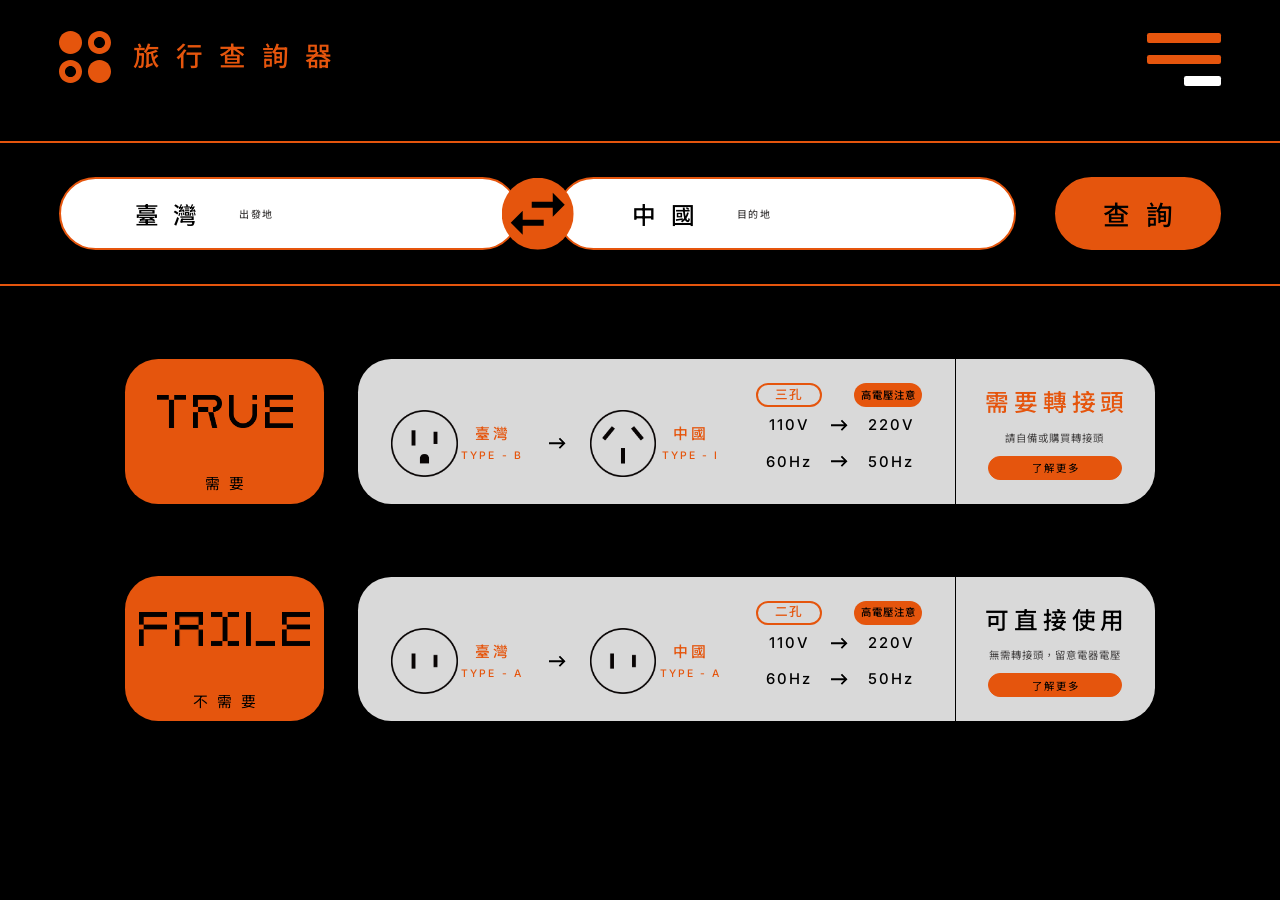
<file: search.html>
<!DOCTYPE html>
<html lang="zh-Hant">
<head>
  <meta charset="UTF-8">
  <meta name="viewport" content="width=device-width, initial-scale=1.0">
  <title>PLUG IN - 查詢結果</title>
    <link rel="icon" href="./img/button-logo.svg">
  <link rel="preconnect" href="https://fonts.googleapis.com">
  <link rel="preconnect" href="https://fonts.gstatic.com" crossorigin>
  <link href="https://fonts.googleapis.com/css2?family=Inter:wght@200;300;400;500;700&family=Noto+Sans+TC:wght@300;400;500;700&display=swap" rel="stylesheet">
  <link rel="stylesheet" href="./css/search.css">
</head>
<body>

  <!-- ==================== 頂部導覽列 (與 travel.html 同步) ==================== -->
  <header class="top-nav">
    <div class="nav-left">
      <a href="./index.html" class="nav-logo" aria-label="返回首頁">
        <img src="./img/button-logo.svg" alt="PLUG IN Logo">
      </a>
      <h1 class="main-title">旅行查詢器</h1>
    </div>

    <button type="button" id="menu-btn" class="nav-menu-btn" aria-label="開啟選單" aria-expanded="false">
      <span class="menu-bar bar-orange"></span>
      <span class="menu-bar bar-orange"></span>
      <span class="menu-bar bar-white"></span>
    </button>
  </header>

  <!-- ==================== 側邊選單遮罩 ==================== -->
  <aside class="menu-drawer" id="menu-drawer" aria-hidden="true">
    <div class="menu-drawer-backdrop" id="menu-backdrop"></div>
    <nav class="menu-drawer-panel" aria-label="網站選單">
      <button type="button" class="menu-close-btn" id="menu-close-btn" aria-label="關閉選單">✕</button>
      <ul class="menu-nav-list">
        <li>
          <a href="./guide.html?view=map">
            <span>插頭世界地圖</span>
            <img src="./img/arrow-menu.svg" alt="" class="menu-nav-arrow" aria-hidden="true">
          </a>
        </li>
        <li>
          <a href="./guide.html?view=gallery&spec=all&page=1">
            <span>插頭圖鑑</span>
            <img src="./img/arrow-menu.svg" alt="" class="menu-nav-arrow" aria-hidden="true">
          </a>
        </li>
        <li>
          <a href="./travel.html" class="is-current" aria-current="page">
            <span>旅行查詢器</span>
            <img src="./img/arrow-menu.svg" alt="" class="menu-nav-arrow" aria-hidden="true">
          </a>
        </li>
        <li>
          <a href="#" class="is-coming-soon" aria-disabled="true" title="尚未製作，敬請期待" onclick="return false;">
            <span>資訊與文章</span>
            <img src="./img/arrow-menu.svg" alt="" class="menu-nav-arrow" aria-hidden="true">
          </a>
        </li>
        <li>
          <a href="./quiz.html">
            <span>用電安全隨堂考</span>
            <img src="./img/arrow-menu.svg" alt="" class="menu-nav-arrow" aria-hidden="true">
          </a>
        </li>
      </ul>
    </nav>
  </aside>

  <!-- ==================== 主體內容 ==================== -->
  <main class="page-main">

    <!-- 查詢區塊：總高 180h (頂部距 175h，標題已上移至導覽列，查詢列垂直置中上下各留 45h) -->
    <section class="search-section" aria-label="旅行查詢器">
      <div class="search-bar-row">
        <div class="search-action-area">

          <!-- 出發地選單框 -->
          <div class="input-pill" id="origin-pill">
            <div class="pill-trigger" id="origin-trigger" role="button" tabindex="0" aria-label="選擇出發地">
              <span class="pill-country" id="origin-text">臺灣</span>
              <span class="pill-sublabel">出發地</span>
            </div>

            <div class="dropdown-panel" id="origin-dropdown">
              <div class="dropdown-cap">你想從哪裡出發</div>
              <ul class="option-list" id="origin-list">
                <li class="option-item" data-value="TW" data-label="臺灣">
                  <img src="./img/location.svg" alt="" class="option-icon">
                  <span>台灣 (TW)</span>
                </li>
                <li class="option-item" data-value="JP" data-label="日本">
                  <img src="./img/location.svg" alt="" class="option-icon">
                  <span>日本 (JP)</span>
                </li>
                <li class="option-item" data-value="US" data-label="美國">
                  <img src="./img/location.svg" alt="" class="option-icon">
                  <span>美國 (US)</span>
                </li>
                <li class="option-item" data-value="CN" data-label="中國">
                  <img src="./img/location.svg" alt="" class="option-icon">
                  <span>中國 (CN)</span>
                </li>
                <li class="option-item" data-value="UK" data-label="英國">
                  <img src="./img/location.svg" alt="" class="option-icon">
                  <span>英國 (UK)</span>
                </li>
              </ul>
              <div class="dropdown-cap dropdown-cap-bottom"></div>
            </div>
          </div>

          <!-- 中間交換按鈕 -->
          <button type="button" id="btn-swap" class="btn-swap" aria-label="交換出發地與目的地">
            <img src="./img/button-compare-arrows.svg" alt="交換出發地與目的地">
          </button>

          <!-- 目的地選單框 -->
          <div class="input-pill" id="dest-pill">
            <div class="pill-trigger" id="dest-trigger" role="button" tabindex="0" aria-label="選擇目的地">
              <span class="pill-country" id="dest-text">中國</span>
              <span class="pill-sublabel">目的地</span>
            </div>

            <div class="dropdown-panel" id="dest-dropdown">
              <div class="dropdown-cap">你想去哪裡</div>
              <ul class="option-list" id="dest-list">
                <li class="option-item" data-value="TW" data-label="臺灣">
                  <img src="./img/location.svg" alt="" class="option-icon">
                  <span>台灣 (TW)</span>
                </li>
                <li class="option-item" data-value="JP" data-label="日本">
                  <img src="./img/location.svg" alt="" class="option-icon">
                  <span>日本 (JP)</span>
                </li>
                <li class="option-item" data-value="US" data-label="美國">
                  <img src="./img/location.svg" alt="" class="option-icon">
                  <span>美國 (US)</span>
                </li>
                <li class="option-item" data-value="CN" data-label="中國">
                  <img src="./img/location.svg" alt="" class="option-icon">
                  <span>中國 (CN)</span>
                </li>
                <li class="option-item" data-value="UK" data-label="英國">
                  <img src="./img/location.svg" alt="" class="option-icon">
                  <span>英國 (UK)</span>
                </li>
              </ul>
              <div class="dropdown-cap dropdown-cap-bottom"></div>
            </div>
          </div>

        </div>

        <!-- 查詢按鈕 -->
        <button type="button" id="search-btn" class="btn-submit">查詢</button>
      </div>
    </section>

    <!-- 查詢結果卡片列表（由 JS 動態渲染） -->
    <section class="results-section" id="results-container" aria-live="polite" aria-label="查詢結果列表">
      <!-- 動態產生 search-card-true / search-card-faile -->
    </section>

  </main>

  <!-- ==================== 了解更多詳細彈窗 ==================== -->
  <div class="detail-modal" id="detail-modal" aria-hidden="true" role="dialog" aria-modal="true" aria-labelledby="modal-title">
    <div class="detail-modal-backdrop" id="modal-backdrop"></div>
    <div class="detail-modal-box">
      <button type="button" class="modal-close-btn" id="modal-close-btn" aria-label="關閉詳細資訊">✕</button>
      <div class="modal-header">
        <span class="modal-badge" id="modal-badge">需要轉接頭</span>
        <h2 class="modal-title" id="modal-title">臺灣 → 中國（三孔）</h2>
      </div>
      <div class="modal-specs" id="modal-specs"></div>
      <div class="modal-tips">
        <h3>用電指引與注意事項</h3>
        <ul id="modal-tips-list"></ul>
      </div>
    </div>
  </div>

  <script src="./js/search.js"></script>
</body>
</html>
</file>
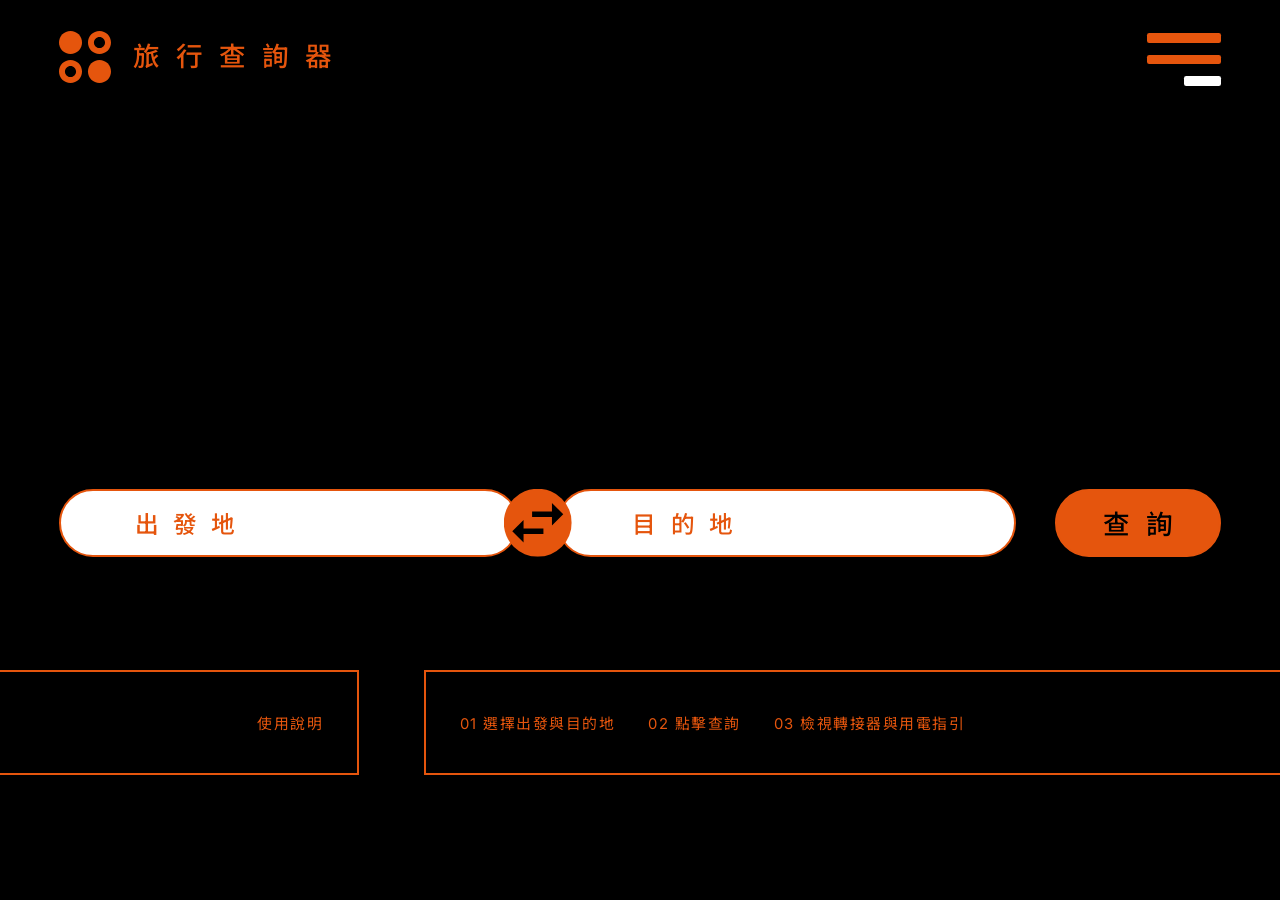
<file: travel.html>
<!DOCTYPE html>
<html lang="zh-Hant">
<head>
  <meta charset="UTF-8">
  <meta name="viewport" content="width=device-width, initial-scale=1.0">
  <title>PLUG IN - 旅行查詢器</title>
    <link rel="icon" href="./img/button-logo.svg">
  <link rel="preconnect" href="https://fonts.googleapis.com">
  <link rel="preconnect" href="https://fonts.gstatic.com" crossorigin>
  <link href="https://fonts.googleapis.com/css2?family=Inter:wght@200;300;400;500;700&family=Noto+Sans+TC:wght@300;400;500;700&display=swap" rel="stylesheet">
  <link rel="stylesheet" href="./css/travel.css">
</head>
<body>

  <!-- ==================== 頂部導覽列 ==================== -->
  <header class="top-nav">
    <div class="nav-left">
      <a href="./index.html" class="nav-logo" aria-label="PLUG IN 首頁">
        <img src="./img/button-logo.svg" alt="PLUG IN Logo">
      </a>
      <h1 class="main-title">旅行查詢器</h1>
    </div>

    <button type="button" id="menu-btn" class="nav-menu-btn" aria-label="開啟選單" aria-expanded="false">
      <span class="menu-bar bar-orange"></span>
      <span class="menu-bar bar-orange"></span>
      <span class="menu-bar bar-white"></span>
    </button>
  </header>

  <!-- ==================== 側邊選單遮罩 ==================== -->
  <aside class="menu-drawer" id="menu-drawer" aria-hidden="true">
    <div class="menu-drawer-backdrop" id="menu-backdrop"></div>
    <nav class="menu-drawer-panel" aria-label="網站選單">
      <button type="button" class="menu-close-btn" id="menu-close-btn" aria-label="關閉選單">✕</button>
      <ul class="menu-nav-list">
        <li>
          <a href="./guide.html?view=map">
            <span>插頭世界地圖</span>
            <img src="./img/arrow-menu.svg" alt="" class="menu-nav-arrow" aria-hidden="true">
          </a>
        </li>
        <li>
          <a href="./guide.html?view=gallery&spec=all&page=1">
            <span>插頭圖鑑</span>
            <img src="./img/arrow-menu.svg" alt="" class="menu-nav-arrow" aria-hidden="true">
          </a>
        </li>
        <li>
          <a href="./travel.html" class="is-current" aria-current="page">
            <span>旅行查詢器</span>
            <img src="./img/arrow-menu.svg" alt="" class="menu-nav-arrow" aria-hidden="true">
          </a>
        </li>
        <li>
          <a href="#" class="is-coming-soon" aria-disabled="true" title="尚未製作，敬請期待" onclick="return false;">
            <span>資訊與文章</span>
            <img src="./img/arrow-menu.svg" alt="" class="menu-nav-arrow" aria-hidden="true">
          </a>
        </li>
        <li>
          <a href="./quiz.html">
            <span>用電安全隨堂考</span>
            <img src="./img/arrow-menu.svg" alt="" class="menu-nav-arrow" aria-hidden="true">
          </a>
        </li>
      </ul>
    </nav>
  </aside>

  <!-- ==================== 主體內容 ==================== -->
  <main class="canvas">
    <!-- 主視覺區塊 -->
    <section class="query-grid" aria-label="旅行查詢器">

      <!-- 中排：高度 135h，左右內縮 80w -->
      <div class="row-middle">
        <div class="search-action-area">

          <!-- ==================== 出發地選單框 ==================== -->
          <div class="input-pill" id="origin-pill">
            <div class="pill-trigger" id="origin-trigger" role="button" tabindex="0" aria-label="選擇出發地">
              <span class="pill-text" id="origin-text" data-placeholder="出發地">出發地</span>
              <span class="pill-sublabel" aria-hidden="true">出發地</span>
            </div>

            <div class="dropdown-panel" id="origin-dropdown">
              <div class="dropdown-cap">你想從哪裡出發</div>
              <ul class="option-list" id="origin-list">
                <li class="option-item" data-value="TW" data-label="臺灣">
                  <img src="./img/location.svg" alt="" class="option-icon">
                  <span>臺灣 (TW)</span>
                </li>
                <li class="option-item" data-value="JP" data-label="日本">
                  <img src="./img/location.svg" alt="" class="option-icon">
                  <span>日本 (JP)</span>
                </li>
                <li class="option-item" data-value="US" data-label="美國">
                  <img src="./img/location.svg" alt="" class="option-icon">
                  <span>美國 (US)</span>
                </li>
                <li class="option-item" data-value="CN" data-label="中國">
                  <img src="./img/location.svg" alt="" class="option-icon">
                  <span>中國 (CN)</span>
                </li>
                <li class="option-item" data-value="UK" data-label="英國">
                  <img src="./img/location.svg" alt="" class="option-icon">
                  <span>英國 (UK)</span>
                </li>
              </ul>
              <div class="dropdown-cap dropdown-cap-bottom"></div>
            </div>
          </div>

          <!-- ==================== 中間交換按鈕 ==================== -->
          <button type="button" id="btn-swap" class="btn-swap" aria-label="交換出發地與目的地">
            <img src="./img/button-compare-arrows.svg" alt="交換出發地與目的地">
          </button>

          <!-- ==================== 目的地選單框 ==================== -->
          <div class="input-pill" id="dest-pill">
            <div class="pill-trigger" id="dest-trigger" role="button" tabindex="0" aria-label="選擇目的地">
              <span class="pill-text" id="dest-text" data-placeholder="目的地">目的地</span>
              <span class="pill-sublabel" aria-hidden="true">目的地</span>
            </div>

            <div class="dropdown-panel" id="dest-dropdown">
              <div class="dropdown-cap">你想去哪裡</div>
              <ul class="option-list" id="dest-list">
                <li class="option-item" data-value="TW" data-label="臺灣">
                  <img src="./img/location.svg" alt="" class="option-icon">
                  <span>臺灣 (TW)</span>
                </li>
                <li class="option-item" data-value="JP" data-label="日本">
                  <img src="./img/location.svg" alt="" class="option-icon">
                  <span>日本 (JP)</span>
                </li>
                <li class="option-item" data-value="US" data-label="美國">
                  <img src="./img/location.svg" alt="" class="option-icon">
                  <span>美國 (US)</span>
                </li>
                <li class="option-item" data-value="CN" data-label="中國">
                  <img src="./img/location.svg" alt="" class="option-icon">
                  <span>中國 (CN)</span>
                </li>
                <li class="option-item" data-value="UK" data-label="英國">
                  <img src="./img/location.svg" alt="" class="option-icon">
                  <span>英國 (UK)</span>
                </li>
              </ul>
              <div class="dropdown-cap dropdown-cap-bottom"></div>
            </div>
          </div>

        </div>

        <!-- 查詢按鈕 -->
        <button type="button" id="search-btn" class="btn-submit">查詢</button>
      </div>

      <!-- 下排：高度 180h (與上排同高) -->
      <footer class="row-bottom">
        <!-- 左框：長 484w -->
        <div class="box-guide-label">
          <span>使用說明</span>
        </div>
        <!-- 右框：長 1155w -->
        <div class="box-guide-steps">
          <ol class="step-list">
            <li>01 選擇出發與目的地</li>
            <li>02 點擊查詢</li>
            <li>03 檢視轉接器與用電指引</li>
          </ol>
        </div>
      </footer>

    </section>
  </main>

  <!-- 原生 JavaScript 互動控制 -->
  <!-- ==================== 未選擇提示框（M3 dialog） ==================== -->
  <div class="m3-dialog" id="missing-dialog" aria-hidden="true">
    <div class="m3-dialog-scrim" id="missing-scrim"></div>
    <div class="m3-dialog-box" role="alertdialog" aria-modal="true" aria-labelledby="missing-title" aria-describedby="missing-text">
      <div class="m3-dialog-top">
        <h2 class="m3-dialog-title" id="missing-title">還差一步</h2>
        <button type="button" class="m3-dialog-close" id="missing-close" aria-label="關閉">✕</button>
      </div>
      <p class="m3-dialog-text" id="missing-text">選好出發地和目的地，就能查到需要的轉接頭。</p>
      <div class="m3-dialog-chips" id="missing-chips"></div>
    </div>
  </div>

  <script src="./js/script.js"></script>
</body>
</html>
</file>
<file: css/home.css>
/* =========================================
1. 浮動比例變數 (完全對齊 Figma 0-0 與全站 1728×1117 基準)
   ========================================= */
:root {
  --bg-black: #000000;
  --brand-orange: #E5550D;
  --pure-white: #FFFFFF;
  --card-gray: #D9D9D9;
  --text-muted: #464444;

  --line-weight: 0.174vw;        /* 3 / 1728 */
  --nav-pad-x: 4.63vw;           /* 80 / 1728 */
  --logo-size: 4.05vw;           /* 70 / 1728 */

  --font-32: 1.85vw;             /* 32 / 1728 */
  --font-24: 1.39vw;             /* 24 / 1728 */
  --font-20: 1.16vw;             /* 20 / 1728 */
}

/* =========================================
2. 全域重置與畫布
   ========================================= */
*, *::before, *::after {
  box-sizing: border-box;
  margin: 0;
  padding: 0;
}

html {
  scrollbar-gutter: stable;
}

body {
  width: 100%;
  min-height: 100vh;
  background-color: var(--brand-orange);
  color: var(--brand-orange);
  /* 全站字體：英數優先 Inter，中文自動銜接 Noto Sans TC */
  font-family: 'Inter', 'Noto Sans TC', sans-serif;
  overflow: hidden;
}

/* =========================================
3. 頂部導覽列 (0-0 橘底：隱藏左上 Logo，右上選單兩黑一白)
   ========================================= */
.top-nav {
  position: fixed;
  top: 0;
  left: 0;
  width: 100%;
  padding: 0 var(--nav-pad-x);
  display: flex;
  align-items: flex-start;
  justify-content: space-between;
  z-index: 120;
  pointer-events: none;
}

.nav-logo {
  visibility: hidden;
  pointer-events: none;
  display: block;
  margin-top: 3.58vh;
  width: var(--logo-size);
  height: var(--logo-size);
}

.nav-menu-btn {
  pointer-events: auto;
  margin-top: 3.67vh; /* 41 / 1117 */
  width: 5.79vw;      /* 100 / 1728 */
  background: transparent;
  border: none;
  cursor: pointer;
  display: flex;
  flex-direction: column;
  align-items: flex-end;
  gap: 1.34vh;        /* 15 / 1117 */
  padding: 0;
}

.menu-bar {
  display: block;
  height: 1.07vh;     /* 12 / 1117 */
  border-radius: 0.174vw;
  transition: width 0.2s ease, background-color 0.2s ease;
}

.bar-orange {
  width: 100%;
  background-color: var(--bg-black);
}

.bar-white {
  width: 50%;
  background-color: var(--pure-white);
}

.nav-menu-btn:hover .bar-white {
  width: 75%;
}

/* =========================================
4. 側邊選單抽屜 (沿用全站原本設定 + 右側橘色箭頭)
   ========================================= */
.menu-drawer {
  position: fixed;
  inset: 0;
  z-index: 200;
  pointer-events: none;
  opacity: 0;
  transition: opacity 0.25s ease;
}

.menu-drawer.open {
  pointer-events: auto;
  opacity: 1;
}

.menu-drawer-backdrop {
  position: absolute;
  inset: 0;
  background-color: rgba(0, 0, 0, 0.72);
}

.menu-drawer-panel {
  position: absolute;
  top: 0;
  right: 0;
  width: min(420px, 85vw);
  height: 100%;
  background-color: var(--bg-black);
  border-left: 3px solid var(--brand-orange);
  padding: 48px 36px;
  overflow-x: hidden;
  transform: translateX(100%);
  transition: transform 0.3s cubic-bezier(0.22, 1, 0.36, 1);
}

.menu-drawer.open .menu-drawer-panel {
  transform: translateX(0);
}

.menu-close-btn {
  position: absolute;
  top: 24px;
  right: 28px;
  background: transparent;
  border: none;
  color: var(--brand-orange);
  font-size: 28px;
  cursor: pointer;
}

.menu-nav-list {
  list-style: none;
  margin-top: 48px;
  display: flex;
  flex-direction: column;
  gap: 20px;
}

/* 選單選項預設（收合）狀態：向左偏移並隱藏，關閉時立即歸零延遲以便下次重播 */
.menu-nav-list li {
  opacity: 0;
  transform: translateX(-28px);
  transition: opacity 0.08s ease, transform 0.08s ease;
  transition-delay: 0s;
}

/* 選單開啟狀態：由左至右平滑滑入並淡入 */
.menu-drawer.open .menu-nav-list li {
  opacity: 1;
  transform: translateX(0);
  transition:
    opacity 0.3s ease,
    transform 0.325s cubic-bezier(0.22, 1, 0.36, 1);
}

/* 選項逐項進場（Stagger）延遲設定：起始 0.075s，每項間隔 0.15s */
.menu-drawer.open .menu-nav-list li:nth-child(1) { transition-delay: 0.075s; }
.menu-drawer.open .menu-nav-list li:nth-child(2) { transition-delay: 0.225s; }
.menu-drawer.open .menu-nav-list li:nth-child(3) { transition-delay: 0.375s; }
.menu-drawer.open .menu-nav-list li:nth-child(4) { transition-delay: 0.525s; }
.menu-drawer.open .menu-nav-list li:nth-child(5) { transition-delay: 0.675s; }
.menu-drawer.open .menu-nav-list li:nth-child(6) { transition-delay: 0.825s; }

/* 尊重使用者「減少動態效果」偏好設定，關閉過場與延遲 */
@media (prefers-reduced-motion: reduce) {
  .menu-drawer,
  .menu-drawer-panel,
  .menu-nav-list li {
    transition-duration: 0.01ms !important;
    transition-delay: 0s !important;
  }
}

.menu-nav-list a {
  display: flex;
  align-items: center;
  justify-content: space-between;
  gap: 16px;
  padding: 14px 0;
  color: var(--pure-white);
  text-decoration: none;
  font-size: 20px;
  letter-spacing: 0.15em;
  border-bottom: 1px solid var(--brand-orange);
  transition: color 0.15s ease, padding-left 0.15s ease;
}

.menu-nav-list a:hover {
  color: var(--brand-orange);
  padding-left: 8px;
}

.menu-nav-arrow {
  width: 22px;
  height: 22px;
  flex-shrink: 0;
  display: block;
  object-fit: contain;
  transition: transform 0.18s ease;
}

.menu-nav-list a:hover .menu-nav-arrow {
  transform: translateX(4px);
}

.menu-nav-list a.is-coming-soon {
  opacity: 0.55;
  cursor: default;
}

.menu-nav-list a.is-coming-soon:hover {
  color: var(--pure-white);
  padding-left: 0;
}

.menu-nav-list a.is-coming-soon:hover .menu-nav-arrow {
  transform: none;
}

/* =========================================
5. 0-0 首頁主視覺 (依 Figma 0-0 精準定位)
   ========================================= */
.hero {
  position: relative;
  width: 100%;
  height: 100vh;
  background-color: var(--brand-orange);
  overflow: hidden;
}

/* 滿版橘底 + 黑色流線面板底圖 */
.hero-bg {
  position: absolute;
  inset: 0;
  width: 100%;
  height: 100%;
  object-fit: fill;
  display: block;
  pointer-events: none;
  user-select: none;
  z-index: 0;
}

/* 左上角 PLUG IN 幾何字標 (x=12.50%, y=22.59%, h=9.64%) */
.hero-title {
  position: absolute;
  left: 12.50vw;
  top: 22.59vh;
  height: min(9.64vh, 6.25vw);
  z-index: 2;
  display: flex;
  align-items: center;
}

.hero-word {
  display: inline-flex;
  align-items: center;
  gap: 1.85vw;
  height: 100%;
}

.hero-word img {
  height: 100%;
  width: auto;
  display: block;
  object-fit: contain;
  filter: url(#home-orange-tint);
}

.hero-word-gap {
  display: inline-block;
  width: 3.9vw;
}

/* 副標題：關於插頭的大小事 (x=12.89%, y=36.60%) */
.hero-subtitle {
  position: absolute;
  left: 12.89vw;
  top: 36.60vh;
  z-index: 2;
  font-size: var(--font-32);
  font-weight: 400;
  line-height: 1.2;
  letter-spacing: 0.45em;
  color: var(--brand-orange);
  white-space: nowrap;
}

/* 黑色面板內四項水平功能導覽 (x=12.50%, y=67.8%, w=42.5%) */
.hero-nav {
  position: absolute;
  left: 12.50vw;
  top: 67.5vh;
  width: 43.2vw;
  z-index: 2;
  display: flex;
  align-items: center;
  justify-content: space-between;
}

.hero-nav-link {
  --hero-nav-opacity: 1;
  position: relative;
  display: inline-flex;
  align-items: center;
  justify-content: center;
  padding: 0.55vh 0.35vw;
  font-size: var(--font-24);
  font-weight: 400;
  line-height: 1.2;
  letter-spacing: 0.16em;
  padding-left: calc(0.35vw + 0.16em);
  color: var(--brand-orange);
  text-decoration: none;
  border-top: 1px solid transparent;
  border-bottom: 1px solid transparent;
  white-space: nowrap;
  transition: border-color 0.2s ease, opacity 0.2s ease;
  animation: heroNavSlideIn 0.85s cubic-bezier(0.22, 1, 0.36, 1) both;
}

/* 首頁導覽選項逐項由左進場（Stagger）：起始 0.25s，每項間隔 0.28s */
.hero-nav-link:nth-child(1) { animation-delay: 0.25s; }
.hero-nav-link:nth-child(2) { animation-delay: 0.53s; }
.hero-nav-link:nth-child(3) { animation-delay: 0.81s; }
.hero-nav-link:nth-child(4) { animation-delay: 1.09s; }

@keyframes heroNavSlideIn {
  from {
    opacity: 0;
    transform: translateX(-36px);
  }
  to {
    opacity: var(--hero-nav-opacity, 1);
    transform: translateX(0);
  }
}

.hero-nav-link:hover,
.hero-nav-link:focus-visible {
  border-top-color: var(--brand-orange);
  border-bottom-color: var(--brand-orange);
  outline: none;
}

.hero-nav-link.is-coming-soon {
  --hero-nav-opacity: 0.65;
  opacity: 0.65;
  cursor: default;
}

.hero-nav-link.is-coming-soon:hover {
  border-top-color: transparent;
  border-bottom-color: transparent;
}

/* 右下角大四圓品牌標誌 (x=74.61%, y=64.76%, size=13.0vw / 19.73vh) */
.hero-logo {
  position: absolute;
  left: 74.61vw;
  top: 64.76vh;
  width: min(13.0vw, 19.73vh);
  height: min(13.0vw, 19.73vh);
  display: block;
  overflow: visible;
  z-index: 2;
  pointer-events: none;
  user-select: none;
}

/* 四圓順時針循環位移（2×2 網格間距 39 單位：右上依序 下→左→上→右，其餘三圓同步順時針） */
.hero-logo-piece {
  will-change: transform;
  animation-duration: 12s;
  animation-timing-function: cubic-bezier(0.65, 0, 0.35, 1);
  animation-iteration-count: infinite;
}

.hero-logo-tl { animation-name: heroLogoOrbitTL; }
.hero-logo-tr { animation-name: heroLogoOrbitTR; }
.hero-logo-br { animation-name: heroLogoOrbitBR; }
.hero-logo-bl { animation-name: heroLogoOrbitBL; }

/* 左上：右 → 下 → 左 → 上 */
@keyframes heroLogoOrbitTL {
  0%        { transform: translate(0, 0); }
  15%, 25%  { transform: translate(39px, 0); }
  40%, 50%  { transform: translate(39px, 39px); }
  65%, 75%  { transform: translate(0, 39px); }
  90%, 100% { transform: translate(0, 0); }
}

/* 右上：下 → 左 → 上 → 右 */
@keyframes heroLogoOrbitTR {
  0%        { transform: translate(0, 0); }
  15%, 25%  { transform: translate(0, 39px); }
  40%, 50%  { transform: translate(-39px, 39px); }
  65%, 75%  { transform: translate(-39px, 0); }
  90%, 100% { transform: translate(0, 0); }
}

/* 右下：左 → 上 → 右 → 下 */
@keyframes heroLogoOrbitBR {
  0%        { transform: translate(0, 0); }
  15%, 25%  { transform: translate(-39px, 0); }
  40%, 50%  { transform: translate(-39px, -39px); }
  65%, 75%  { transform: translate(0, -39px); }
  90%, 100% { transform: translate(0, 0); }
}

/* 左下：上 → 右 → 下 → 左 */
@keyframes heroLogoOrbitBL {
  0%        { transform: translate(0, 0); }
  15%, 25%  { transform: translate(0, -39px); }
  40%, 50%  { transform: translate(39px, -39px); }
  65%, 75%  { transform: translate(39px, 0); }
  90%, 100% { transform: translate(0, 0); }
}

@media (prefers-reduced-motion: reduce) {
  .hero-nav-link,
  .hero-logo-piece {
    animation: none;
  }
}

/* 左下角橘底上的兩顆黑色圓點 (x1=13.38%, x2=25.39%, y=82.08%) */
.hero-bottom-dots {
  position: absolute;
  left: 13.38vw;
  top: 82.08vh;
  z-index: 2;
  display: flex;
  align-items: center;
  gap: 5.2vw;
  pointer-events: none;
}

.hero-dot {
  display: block;
  width: min(6.8vw, 10.4vh);
  height: min(6.8vw, 10.4vh);
  border-radius: 50%;
  background-color: var(--bg-black);
}
</file>
<file: css/guide.css>
/* =========================================
1. 浮動比例變數 (鎖定 Figma 1728 × 1117 等比基準，避免寬螢幕橫向拉寬)
   ========================================= */
:root {
  /* 色彩規範 */
  --bg-black: #000000;
  --brand-orange: #E5550D;
  --card-gray: #D9D9D9;
  --pure-white: #FFFFFF;
  --text-muted: #464444;

  /* 1728×1117 等比基準單位 (1728 / 1117 ≈ 1.547) */
  --stage-w: min(100vw, 154.7vh);

  /* 框線粗度 (3 / 1728) */
  --line-weight: calc(var(--stage-w) * 0.00174);

  /* 導覽列比例 */
  --nav-pad-x: 4.63vw;          /* 80 / 1728 */
  --logo-size: 4.05vw;          /* 70 / 1728 */

  /* 1-1 地圖比例 */
  --map-top: 11.64vh;           /* 130 / 1117 */
  --map-controls-top: 84.33vh;  /* 942 / 1117 */
  --arrow-btn-size: min(5.21vw, 8.06vh); /* 90×90 */

  /* 1-2 圖鑑比例 (完全鎖定 1030×94 與 224×270 原始長寬比) */
  --tab-bar-w: calc(var(--stage-w) * 0.5961);  /* 1030 / 1728 */
  --tab-bar-h: calc(var(--stage-w) * 0.0544);  /* 94 / 1728 */
  --card-grid-w: calc(var(--stage-w) * 0.7523);/* 1300 / 1728 */
  --card-w: calc(var(--stage-w) * 0.1296);     /* 224 / 1728 */
  --card-h: calc(var(--stage-w) * 0.15625);    /* 270 / 1728 */
  --card-radius: calc(var(--stage-w) * 0.0203);/* 35 / 1728 */

  /* 1-3 詳細介紹比例 */
  --detail-hero-h: 52.01vh;     /* 581 / 1117 */
  --detail-circle-size: min(23.50vw, 36.35vh); /* 406×406 */

  /* 字級比例 */
  --font-64: calc(var(--stage-w) * 0.0370);    /* 64 / 1728 */
  --font-40: calc(var(--stage-w) * 0.0231);    /* 40 / 1728 */
  --font-32: calc(var(--stage-w) * 0.0185);    /* 32 / 1728 */
  --font-20: calc(var(--stage-w) * 0.0116);    /* 20 / 1728 */
  --font-16: max(14px, calc(var(--stage-w) * 0.0093));
}
/* =========================================
2. 全域重置與畫布
   ========================================= */
*, *::before, *::after {
  box-sizing: border-box;
  margin: 0;
  padding: 0;
}

html {
  scrollbar-gutter: stable;
}

body {
  width: 100%;
  min-height: 100vh;
  background-color: var(--bg-black);
  color: var(--brand-orange);
  /* 全站字體：英數優先 Inter，中文自動銜接 Noto Sans TC */
  font-family: 'Inter', 'Noto Sans TC', sans-serif;
  overflow-x: hidden;
}

.view-section {
  display: none;
  position: relative;
  width: 100%;
  min-height: 100vh;
}

.view-section.is-active {
  display: block;
}

/* =========================================
3. 頂部導覽列 (Logo + Menu，固定浮於畫面上方)
   ========================================= */
.top-nav {
  position: fixed;
  top: 0;
  left: 0;
  width: 100%;
  padding: 0 var(--nav-pad-x);
  display: flex;
  align-items: flex-start;
  justify-content: space-between;
  z-index: 120;
  pointer-events: none;
}

.nav-logo,
.nav-menu-btn {
  pointer-events: auto;
}

.nav-logo {
  display: block;
  margin-top: 3.58vh; /* 40 / 1117 */
  width: var(--logo-size);
  height: var(--logo-size);
  transition: transform 0.2s ease, opacity 0.2s ease;
}

.nav-logo:hover {
  transform: scale(1.06);
  opacity: 0.9;
}

.nav-logo img {
  width: 100%;
  height: 100%;
  display: block;
  object-fit: contain;
  transition: filter 0.2s ease;
}

/* 進入 1-3 橘底 Hero 時，Logo 與 Menu 前兩條改為黑色以維持高對比 */
body[data-view="detail"] .nav-logo img {
  filter: brightness(0);
}

.nav-menu-btn {
  margin-top: 3.67vh; /* 41 / 1117 */
  width: 5.79vw;      /* 100 / 1728 */
  background: transparent;
  border: none;
  cursor: pointer;
  display: flex;
  flex-direction: column;
  align-items: flex-end;
  gap: 1.34vh;        /* 15 / 1117 */
  padding: 0;
}

.menu-bar {
  display: block;
  height: 1.07vh;     /* 12 / 1117 */
  border-radius: 0.174vw;
  transition: transform 0.2s ease, width 0.2s ease, background-color 0.2s ease;
}

.bar-primary {
  width: 100%;
  background-color: var(--brand-orange);
}

body[data-view="detail"] .bar-primary {
  background-color: var(--bg-black);
}

.bar-white {
  width: 50%;
  background-color: var(--pure-white);
}

.nav-menu-btn:hover .bar-white {
  width: 75%;
}

/* =========================================
4. 側邊選單抽屜 (與 travel.css / search.css 同步)
   ========================================= */
.menu-drawer {
  position: fixed;
  inset: 0;
  z-index: 200;
  pointer-events: none;
  opacity: 0;
  transition: opacity 0.25s ease;
}

.menu-drawer.open {
  pointer-events: auto;
  opacity: 1;
}

.menu-drawer-backdrop {
  position: absolute;
  inset: 0;
  background-color: rgba(0, 0, 0, 0.72);
}

.menu-drawer-panel {
  position: absolute;
  top: 0;
  right: 0;
  width: min(420px, 85vw);
  height: 100%;
  background-color: var(--bg-black);
  border-left: 3px solid var(--brand-orange);
  padding: 48px 36px;
  overflow-x: hidden;
  transform: translateX(100%);
  transition: transform 0.3s cubic-bezier(0.22, 1, 0.36, 1);
}

.menu-drawer.open .menu-drawer-panel {
  transform: translateX(0);
}

.menu-close-btn {
  position: absolute;
  top: 24px;
  right: 28px;
  background: transparent;
  border: none;
  color: var(--brand-orange);
  font-size: 28px;
  cursor: pointer;
}

.menu-nav-list {
  list-style: none;
  margin-top: 48px;
  display: flex;
  flex-direction: column;
  gap: 20px;
}

/* 選單選項預設（收合）狀態：向左偏移並隱藏，關閉時立即歸零延遲以便下次重播 */
.menu-nav-list li {
  opacity: 0;
  transform: translateX(-28px);
  transition: opacity 0.08s ease, transform 0.08s ease;
  transition-delay: 0s;
}

/* 選單開啟狀態：由左至右平滑滑入並淡入 */
.menu-drawer.open .menu-nav-list li {
  opacity: 1;
  transform: translateX(0);
  transition:
    opacity 0.3s ease,
    transform 0.325s cubic-bezier(0.22, 1, 0.36, 1);
}

/* 選項逐項進場（Stagger）延遲設定：起始 0.075s，每項間隔 0.15s */
.menu-drawer.open .menu-nav-list li:nth-child(1) { transition-delay: 0.075s; }
.menu-drawer.open .menu-nav-list li:nth-child(2) { transition-delay: 0.225s; }
.menu-drawer.open .menu-nav-list li:nth-child(3) { transition-delay: 0.375s; }
.menu-drawer.open .menu-nav-list li:nth-child(4) { transition-delay: 0.525s; }
.menu-drawer.open .menu-nav-list li:nth-child(5) { transition-delay: 0.675s; }
.menu-drawer.open .menu-nav-list li:nth-child(6) { transition-delay: 0.825s; }

/* 尊重使用者「減少動態效果」偏好設定，關閉過場與延遲 */
@media (prefers-reduced-motion: reduce) {
  .menu-drawer,
  .menu-drawer-panel,
  .menu-nav-list li {
    transition-duration: 0.01ms !important;
    transition-delay: 0s !important;
  }
}

.menu-nav-list a {
  display: flex;
  align-items: center;
  justify-content: space-between;
  gap: 16px;
  padding: 14px 0;
  color: var(--pure-white);
  text-decoration: none;
  font-size: 20px;
  letter-spacing: 0.15em;
  border-bottom: 1px solid var(--brand-orange);
  transition: color 0.15s ease, padding-left 0.15s ease;
}

.menu-nav-list a:hover {
  color: var(--brand-orange);
  padding-left: 8px;
}

/* 目前所在頁面：選單文字變橘色（地圖／圖鑑依 body 的 data-view 判斷） */
body[data-view="map"] .menu-nav-list a[data-nav-view="map"],
body[data-view="gallery"] .menu-nav-list a[data-nav-view="gallery"],
body[data-view="detail"] .menu-nav-list a[data-nav-view="gallery"] {
  color: var(--brand-orange);
}

.menu-nav-arrow {
  width: 22px;
  height: 22px;
  flex-shrink: 0;
  display: block;
  object-fit: contain;
  transition: transform 0.18s ease;
}

.menu-nav-list a:hover .menu-nav-arrow {
  transform: translateX(4px);
}

.menu-nav-list a.is-coming-soon {
  opacity: 0.55;
  cursor: default;
}

.menu-nav-list a.is-coming-soon:hover {
  color: var(--pure-white);
  padding-left: 0;
}

.menu-nav-list a.is-coming-soon:hover .menu-nav-arrow {
  transform: none;
}

/* =========================================
5. 共用橘色圓形箭頭按鈕 (prev / next)
   ========================================= */
.circle-arrow-btn {
  width: var(--arrow-btn-size);
  height: var(--arrow-btn-size);
  border-radius: 50%;
  background-color: var(--brand-orange);
  border: none;
  color: var(--bg-black);
  cursor: pointer;
  display: flex;
  flex-direction: column;
  align-items: center;
  justify-content: center;
  gap: 0.2vh;
  padding: 0;
  transition: transform 0.2s ease, opacity 0.2s ease, background-color 0.2s ease, color 0.2s ease;
}

.circle-arrow-btn img,
.circle-arrow-icon {
  width: 38%;
  height: 38%;
  display: block;
  object-fit: contain;
}

/* 原圖 keyboard_backspace 朝左，arrow-next 旋轉 180 度指向右 */
.circle-arrow-btn.arrow-next img,
.circle-arrow-btn.arrow-next .circle-arrow-icon {
  transform: rotate(180deg);
}

.circle-arrow-text {
  font-family: 'Inter', 'Noto Sans TC', sans-serif;
  font-size: max(10px, 0.78vw);
  font-weight: 700;
  line-height: 1;
  letter-spacing: 0.14em;
  padding-left: 0.14em;
  color: currentColor;
}

.circle-arrow-btn:hover {
  transform: scale(1.07);
}

.circle-arrow-btn.is-hidden {
  opacity: 0;
  pointer-events: none;
}

/* ========================================================================
   6. VIEW 1: 1-1-1 / 1-1-2 插座世界地圖
   ======================================================================== */
.view-map {
  height: 100vh;
  overflow: hidden;
  padding-top: var(--map-top);
}

/* 地圖等比容器：鎖定白色底圖 1385×755 原始比例，讓橘色點與白點正中對齊 */
.map-stage {
  position: relative;
  width: calc(var(--stage-w) * 0.8015); /* 1385 / 1728 */
  aspect-ratio: 1385 / 755;
  margin: 0 auto;
}

.map-base-img {
  position: absolute;
  inset: 0;
  width: 100%;
  height: 100%;
  object-fit: fill;
  display: block;
  pointer-events: none;
}

/* 1-1-2 橘色覆蓋層群組：切換時正中對齊白底，滑鼠移動時微幅上下左右視差跟隨 */
.map-overlay-group {
  position: absolute;
  inset: 0;
  width: 100%;
  height: 100%;
  pointer-events: none;
  will-change: transform;
  transform: translate3d(0, 0, 0);
}

/* 維持 GPU 合成層常駐（不切換 visibility），避免大尺寸地圖 PNG 切換時重新上傳紋理造成抽幀 */
.map-region-layer {
  position: absolute;
  opacity: 0;
  pointer-events: none;
  will-change: opacity;
  transform: translateZ(0);
  backface-visibility: hidden;
  transition: opacity 0.28s cubic-bezier(0.22, 1, 0.36, 1);
}

.map-region-layer.is-visible {
  opacity: 1;
}

.map-region-layer > img {
  width: 100%;
  height: 100%;
  object-fit: fill;
  display: block;
}

/* 各區橘色覆蓋層像素校準比例 (與 map-base.png 點陣中心 96%–98% 精準重疊) */
.layer-usa {
  left: 0%;
  top: 0%;
  width: 92.3922%;
  height: 72.8850%;
}

.layer-mainland {
  left: 28.0144%;
  top: 0%;
  width: 71.9805%;
  height: 100.0331%;
}

.layer-uk {
  left: 45.7040%;
  top: 24.5033%;
  width: 33.5968%;
  height: 51.1152%;
}

/* 舊英規格雙圖層直接以 1385×755 地圖座標系獨立對齊 */
.layer-old-uk {
  inset: 0;
  width: 100%;
  height: 100%;
}

.layer-old-uk .old-uk-map2 {
  position: absolute;
  left: 29.4585%;
  top: 32.4503%;
  width: 69.0762%;
  height: 62.0922%;
  object-fit: fill;
}

.layer-old-uk .old-uk-map1 {
  position: absolute;
  left: 51.4801%;
  top: 40.6623%;
  width: 24.9635%;
  height: 43.1237%;
  object-fit: fill;
}

/* 左下角「插座 世界地圖」標題區 (x=214, y=716 -> 相對於 stage 163, 130) */
.map-title-block {
  position: absolute;
  left: 3.66%;     /* (214 - 163) / 1394 */
  bottom: 4.5%;
  display: flex;
  flex-direction: column;
  align-items: flex-start;
  z-index: 4;
}

.map-heading {
  font-size: var(--font-40);
  font-weight: 400;
  line-height: 1.5;
  letter-spacing: 0.2em;
  color: var(--brand-orange);
}

.map-subheading-line {
  margin-top: 0.8vh;
  width: 12.96vw; /* 224 / 1728 */
  height: 1px;
  background-color: var(--brand-orange);
}

/* 下方四組規格按鈕與右下箭頭 (top: 942 / 1117 = 84.33vh) */
.map-controls {
  position: absolute;
  top: var(--map-controls-top);
  left: 0;
  width: 100%;
  padding-left: 12.38vw;  /* 214 / 1728 */
  padding-right: 4.63vw;  /* 80 / 1728 */
  display: flex;
  align-items: center;
  justify-content: space-between;
}

.map-btn-group {
  display: flex;
  align-items: center;
  gap: 7.5vw; /* 130–135 / 1728 */
}

.region-btn {
  background: transparent;
  border: none;
  cursor: pointer;
  display: flex;
  align-items: center;
  gap: 2.55vw; /* 44 / 1728 */
  padding: 0;
  text-align: left;
  transition: transform 0.2s ease;
}

.region-btn:hover {
  transform: translateY(-2px);
}

/* button-2 (空心) <-> button-3 (填滿) */
.region-circle {
  position: relative;
  width: min(4.63vw, 7.16vh);  /* 80 / 1728 */
  height: min(4.63vw, 7.16vh);
  display: block;
  flex-shrink: 0;
}

.region-circle img {
  position: absolute;
  inset: 0;
  width: 100%;
  height: 100%;
  display: block;
  object-fit: contain;
  transition: opacity 0.22s ease, transform 0.22s ease;
}

.region-circle .circle-hollow {
  opacity: 1;
}

.region-circle .circle-filled {
  opacity: 0;
  transform: scale(0.86);
}

.region-btn.is-active .circle-hollow {
  opacity: 0;
}

.region-btn.is-active .circle-filled {
  opacity: 1;
  transform: scale(1);
}

.region-label {
  font-family: 'Inter', 'Noto Sans TC', sans-serif;
  font-size: var(--font-40);
  font-weight: 400;
  line-height: 1.25;
  letter-spacing: 0.2em;
  color: var(--brand-orange);
  white-space: nowrap;
}

/* ========================================================================
   7. VIEW 2: 1-2-1 ～ 1-2-6 插頭圖鑑
   ======================================================================== */
.view-gallery {
  padding-top: 11.2vh; /* 標題於 125–143h */
  padding-bottom: 10vh;
}

.gallery-heading {
  text-align: center;
  font-size: var(--font-64);
  font-weight: 500;
  line-height: 1.2;
  letter-spacing: 0.1em;
  padding-left: 0.1em;
  color: var(--brand-orange);
}

/* 規格切換列 (1030 × 94，上下橘線 + Sliding Pill 滑動橘底) */
.spec-tabs-bar {
  position: relative;
  width: var(--tab-bar-w);
  height: var(--tab-bar-h);
  margin: 3.8vh auto 0;
  border-top: var(--line-weight) solid var(--brand-orange);
  border-bottom: var(--line-weight) solid var(--brand-orange);
  display: flex;
  align-items: stretch;
  justify-content: center;
  gap: calc(var(--stage-w) * 0.012);
  overflow-x: clip;
  overflow-y: visible;
}

/* Sliding Pill：上下各延伸 1px 吃進橘色框線內，避免高 DPI / 小數像素出現 1px 黑縫 */
.spec-sliding-pill {
  position: absolute;
  top: -1px;
  bottom: -1px;
  left: 0;
  width: 0;
  background-color: var(--brand-orange);
  border-bottom-left-radius: var(--card-radius);
  z-index: 0;
  pointer-events: none;
  will-change: transform, width;
  transition:
    transform 0.38s cubic-bezier(0.32, 1.18, 0.64, 1),
    width 0.38s cubic-bezier(0.32, 1.18, 0.64, 1);
}

.spec-sliding-pill.no-transition {
  transition: none;
}

.spec-tab {
  position: relative;
  z-index: 1;
  height: 100%;
  padding: 0 calc(var(--stage-w) * 0.0135);
  background: transparent;
  border: none;
  border-bottom-left-radius: var(--card-radius);
  font-family: 'Inter', 'Noto Sans TC', sans-serif;
  font-size: var(--font-32);
  font-weight: 500;
  letter-spacing: 0.1em;
  padding-left: calc(var(--stage-w) * 0.0135 + 0.1em);
  color: var(--brand-orange);
  cursor: pointer;
  display: flex;
  align-items: center;
  justify-content: center;
  white-space: nowrap;
  transition: color 0.25s ease;
}

.spec-tab.tab-all {
  min-width: calc(var(--stage-w) * 0.0718); /* 124 / 1728 */
  font-family: 'Inter', 'Noto Sans TC', sans-serif;
  font-size: var(--font-40);
  letter-spacing: 0.2em;
  padding-left: calc(var(--stage-w) * 0.0135 + 0.2em);
}

.spec-tab:hover:not(.is-active) {
  color: var(--pure-white);
}

.spec-tab.is-active {
  color: var(--bg-black);
}

/* 5 欄插頭卡片網格 (width: 1300 / 1728) */
.gallery-card-grid {
  width: var(--card-grid-w);
  margin: 4.5vh auto 0;
  display: grid;
  grid-template-columns: repeat(5, var(--card-w));
  column-gap: calc(var(--stage-w) * 0.0260); /* 45 / 1728 */
  row-gap: calc(var(--stage-w) * 0.0486);    /* 84 / 1728 */
}

/* 單張插頭卡片 (224 × 270，橘底 + 左下圓角 35 + Slide-to-Confirm 底部條) */
.plug-card {
  position: relative;
  width: var(--card-w);
  height: var(--card-h);
  background-color: var(--brand-orange);
  border: none;
  border-bottom-left-radius: var(--card-radius);
  cursor: pointer;
  padding: 0;
  overflow: hidden;
  display: flex;
  align-items: center;
  justify-content: center;
  padding-bottom: 16.67%; /* 留出底部 45/270 灰條高度 */
  transition: transform 0.24s ease;
}

.plug-card:hover,
.plug-card:focus-visible {
  transform: translateY(-0.5vh);
}

.plug-card-icon-wrap {
  width: calc(var(--stage-w) * 0.0781); /* 135×135 */
  height: calc(var(--stage-w) * 0.0781);
  display: flex;
  align-items: center;
  justify-content: center;
}

.plug-card-icon {
  max-width: 100%;
  max-height: 100%;
  width: auto;
  height: auto;
  object-fit: contain;
  display: block;
}

/* 右下灰色條塊：預設佔右側 66.07%，滑入時向左滑展成滿版確認軌道 */
.plug-card-gray-bar {
  position: absolute;
  right: 0;
  bottom: 0;
  width: 66.07%;
  height: 16.67%;
  background-color: var(--card-gray);
  pointer-events: none;
  transition: width 0.38s cubic-bezier(0.22, 1, 0.36, 1);
}

.plug-card:hover .plug-card-gray-bar,
.plug-card:focus-visible .plug-card-gray-bar {
  width: 100%;
}

/* 1-3 section heading 同款 TYPE - 前綴：預設隱藏於左側，滑入時向右滑現 */
.plug-card-type-prefix {
  position: absolute;
  left: 14.5%;
  bottom: 3.67%; /* 與底部 16.67% 條塊垂直置中 ((16.67 - 9.33)/2) */
  height: 9.33%; /* 25.2 / 270，與字母滑入確認態等高 */
  display: flex;
  align-items: center;
  gap: 0;
  pointer-events: none;
  opacity: 0;
  transform: translateX(-28%);
  transition:
    opacity 0.3s ease 0.05s,
    transform 0.38s cubic-bezier(0.22, 1, 0.36, 1);
}

.plug-card-type-word {
  height: 100%;
  display: flex;
  align-items: center;
  gap: calc(var(--stage-w) * 0.0028);
}

.plug-card-type-word img {
  height: 100%;
  width: auto;
  display: block;
  object-fit: contain;
}

.plug-card-type-dash {
  display: block;
  width: calc(var(--stage-w) * 0.0082);
  height: calc(var(--stage-w) * 0.0021);
  background-color: var(--bg-black);
  margin-left: calc(var(--stage-w) * 0.0052);
  margin-right: calc(var(--stage-w) * 0.0052);
  flex-shrink: 0;
}

.plug-card:hover .plug-card-type-prefix,
.plug-card:focus-visible .plug-card-type-prefix {
  opacity: 1;
  transform: translateX(0);
}

/* 卡片字母：預設左下跨橘灰界線 (left: 22.77%, height: 16.67%)；滑入時向右滑移接於 TYPE - 後方 */
.plug-card-letter {
  position: absolute;
  left: 22.77%;
  bottom: 0;
  height: 16.67%;
  width: auto;
  display: block;
  object-fit: contain;
  pointer-events: none;
  transition:
    left 0.38s cubic-bezier(0.22, 1, 0.36, 1),
    bottom 0.38s cubic-bezier(0.22, 1, 0.36, 1),
    height 0.38s cubic-bezier(0.22, 1, 0.36, 1);
}

.plug-card:hover .plug-card-letter,
.plug-card:focus-visible .plug-card-letter {
  left: 74.5%;
  bottom: 3.67%;
  height: 9.33%;
}

/* 1-2 左右圓形切換箭頭 */
.gallery-prev-btn {
  position: fixed;
  left: var(--nav-pad-x);
  top: var(--map-controls-top);
  z-index: 40;
}

.gallery-next-btn {
  position: fixed;
  right: var(--nav-pad-x);
  top: var(--map-controls-top);
  z-index: 40;
}

/* ========================================================================
   8. VIEW 3: 1-3 插頭詳細介紹頁 (完全依 1-3-K 與 1-3-F 間距規範)
   ======================================================================== */
.view-detail {
  background-color: var(--bg-black);
  padding-bottom: 8vh;
}

/* 上半部橘色主視覺區 (height: 581 / 1117 = 52.01vh) */
.detail-hero {
  position: relative;
  width: 100%;
  height: var(--detail-hero-h);
  background-color: var(--brand-orange);
}

/* 左上 TYPE - [X] 標題群組：以 fit-content 緊密貼合上方 TYPE - [A～O] 的實際左右緣，讓下方英／中文精準左右切齊 */
.detail-section-heading {
  position: absolute;
  left: 7.06vw;
  top: 15.67vh;
  width: fit-content;
  display: flex;
  flex-direction: column;
  align-items: stretch;
  gap: 2.24vh; /* 24–25 / 1117 */
}

.detail-type-letters {
  width: auto;
  height: min(8.15vh, 5.27vw); /* 91 / 1117 */
  display: flex;
  align-items: center;
  justify-content: flex-start;
}

.type-word-group {
  height: 100%;
  display: flex;
  align-items: center;
  gap: 1.27vw; /* 22 / 1728 */
}

.type-word-group img,
.type-letter-code {
  height: 100%;
  width: auto;
  display: block;
  object-fit: contain;
}

.type-dash {
  display: block;
  width: 2.95vw;  /* 51 / 1728 */
  height: 1.16vh; /* 13 / 1117 */
  background-color: var(--bg-black);
  margin-left: 2.14vw;  /* 37 / 1728 */
  margin-right: 2.60vw; /* 45 / 1728 */
  flex-shrink: 0;
}

/* 副標列：撐滿 TYPE - [A～O] 寬度，英文代號靠左對齊 T、中文敘述靠右對齊型號字母 */
.detail-subheading {
  width: 100%;
  display: flex;
  align-items: center;
  justify-content: space-between;
  gap: 1.5vw;
  font-size: var(--font-20);
  font-weight: 300;
  letter-spacing: 0.1em;
  color: var(--bg-black);
  white-space: nowrap;
}

.detail-serial {
  text-align: left;
}

/* 抵銷最後一字的 letter-spacing (0.1em)，讓中文敘述視覺右緣與上方型號字母完全切齊 */
.detail-desc {
  text-align: right;
  margin-right: -0.1em;
}

/* 右側雙圓圖示組 (依 Figma 1-3-K 座標 left: 1142 / 1728 = 66.09vw，避開右側 PREV/BACK 切換鈕) */
.detail-image-group {
  position: absolute;
  left: 66.09vw;
  top: 11.64vh;
  width: var(--detail-circle-size);
  display: flex;
  flex-direction: column;
  align-items: center;
  gap: 8.06vh; /* 90 / 1117 */
  z-index: 10;
}

.detail-diagram-circle {
  width: var(--detail-circle-size);
  height: var(--detail-circle-size);
  display: flex;
  align-items: center;
  justify-content: center;
}

.detail-diagram-circle img {
  max-width: 100%;
  max-height: 100%;
  width: auto;
  height: auto;
  object-fit: contain;
  display: block;
}

.detail-photo-circle {
  width: var(--detail-circle-size);
  height: var(--detail-circle-size);
  border-radius: 50%;
  background-color: var(--brand-orange);
  padding: 10.6%; /* 43 / 406 */
  display: flex;
  align-items: center;
  justify-content: center;
  overflow: hidden;
}

/* 下圓內插頭立體插圖：統一以 100% × 100% + object-fit: contain 等比填滿 320px 安全內框，
   確保直式（D/E/F/H/K/M）與橫式（A/B/C/G/I/J/L/N/O）及不同原始解析度（1x / 高解析）皆一致縮放 */
.detail-photo-circle img {
  width: 100%;
  height: 100%;
  max-width: 100%;
  max-height: 100%;
  object-fit: contain;
  display: block;
}

/* 下半部黑色背景資訊區 (left: 80 / 1728 = 4.63vw, top 距 581 -> 668 = 87h = 7.79vh) */
.detail-info-section {
  position: relative;
  width: 100%;
  padding-top: 7.79vh;  /* (668 - 581) / 1117 */
  padding-left: var(--nav-pad-x);
  padding-right: 34vw;  /* 避開右側 406px 雙圓圖示 */
}

.detail-info-columns {
  display: flex;
  align-items: flex-start;
  gap: 2.31vw; /* 40 / 1728 (1-3-F: 39, 1-3-K: 40) */
}

/* 兩欄資訊卡：保留正下方黑色區域的最小高度，讓滑鼠滑入標題或其正下方即可各自感應展開（不超出單屏避免多餘捲軸） */
.detail-accordion {
  flex-shrink: 0;
  min-height: 32vh;
}

#accordion-specs {
  width: 28.59vw; /* 494 / 1728 */
}

#accordion-safety {
  width: 28.99vw; /* 501 / 1728 */
}

.accordion-heading {
  display: flex;
  align-items: center;
  justify-content: space-between;
  height: 4.30vh; /* 48 / 1117 */
}

.accordion-heading-left {
  width: 25.93vw; /* 448 / 1728 */
}

.accordion-heading-right {
  width: 26.22vw; /* 453 / 1728 */
}

.accordion-heading h2 {
  font-size: var(--font-40);
  font-weight: 300;
  line-height: 1.2;
  color: var(--pure-white);
  white-space: nowrap;
}

/* button-turn on (+) / button-turn off (×) 45×45 */
.btn-turn-toggle {
  position: relative;
  width: min(2.60vw, 4.03vh);  /* 45 / 1728 */
  height: min(2.60vw, 4.03vh);
  background: transparent;
  border: none;
  padding: 0;
  cursor: pointer;
  flex-shrink: 0;
  transition: transform 0.22s ease;
}

.btn-turn-toggle:hover {
  transform: scale(1.1);
}

.btn-turn-toggle img {
  position: absolute;
  inset: 0;
  width: 100%;
  height: 100%;
  display: block;
  object-fit: contain;
  transition: opacity 0.22s ease, transform 0.22s ease;
}

/* 原始 button-turn-off.svg 為黑底線條，反轉為純白以清楚呈現於黑底 */
.btn-turn-toggle .icon-turn-off {
  filter: invert(1);
  opacity: 0;
  transform: rotate(-45deg) scale(0.8);
}

.btn-turn-toggle .icon-turn-on {
  opacity: 1;
  transform: rotate(0deg) scale(1);
}

.detail-accordion.is-open .btn-turn-toggle .icon-turn-on {
  opacity: 0;
  transform: rotate(45deg) scale(0.8);
}

.detail-accordion.is-open .btn-turn-toggle .icon-turn-off {
  opacity: 1;
  transform: rotate(0deg) scale(1);
}

/* Drop-down Menu 展開與收回過渡動畫 */
.detail-dropdown {
  display: grid;
  grid-template-rows: 0fr;
  opacity: 0;
  margin-top: 0;
  transition: grid-template-rows 0.32s ease, opacity 0.28s ease, margin-top 0.32s ease;
}

.detail-accordion.is-open .detail-dropdown {
  grid-template-rows: 1fr;
  opacity: 1;
  margin-top: 3.85vh; /* 42–44 / 1117 */
}

.detail-dropdown-inner {
  overflow: hidden;
  display: flex;
  flex-direction: column;
  gap: 0.4vh;
}

.spec-info-row {
  display: flex;
  align-items: flex-start;
  gap: 2.60vw; /* 45 / 1728 (1-3-F: 45, 1-3-K: 44) */
  min-height: 4.03vh; /* 45 / 1117 */
  font-size: var(--font-20);
  font-weight: 300;
  line-height: 1.5;
  color: var(--pure-white);
}

.spec-info-label {
  width: 5.21vw; /* 90 / 1728 */
  letter-spacing: 0.1em;
  flex-shrink: 0;
  white-space: nowrap;
}

.spec-info-value {
  flex: 1;
  letter-spacing: 0.1em;
}

.spec-val-mono {
  font-family: 'Inter', 'Noto Sans TC', sans-serif;
  font-weight: 300;
  letter-spacing: 0.2em;
}

.spec-val-pins {
  font-family: 'Inter', 'Noto Sans TC', sans-serif;
  font-weight: 200;
  letter-spacing: 0.18em;
  white-space: pre-line;
}

.spec-val-safety {
  line-height: 1.55;
}

/* 返回 1-2 插頭圖鑑按鈕：置於上方橘色區，左對齊 TYPE-? (7.06vw)、底對齊上方插頭圖 (11.64vh + 圓高)，顏色黑橘對調 */
.detail-back-btn {
  position: absolute;
  left: 7.06vw;
  bottom: calc(var(--detail-hero-h) - 11.64vh - var(--detail-circle-size));
  z-index: 12;
  display: inline-flex;
  align-items: center;
  gap: 0.8vw;
  padding: 0.75vh 1.6vw;
  border-radius: 999px;
  border: var(--line-weight) solid var(--bg-black);
  background-color: var(--brand-orange);
  color: var(--bg-black);
  font-family: 'Inter', 'Noto Sans TC', sans-serif;
  font-size: var(--font-16);
  font-weight: 500;
  letter-spacing: 0.15em;
  cursor: pointer;
  transition: background-color 0.2s ease, color 0.2s ease;
}

.detail-back-btn img {
  width: 1.25em;
  height: 1.25em;
  filter: brightness(0);
  transition: filter 0.2s ease;
}

.detail-back-btn:hover {
  background-color: var(--bg-black);
  color: var(--brand-orange);
}

.detail-back-btn:hover img {
  filter: invert(41%) sepia(93%) saturate(2258%) hue-rotate(4deg) brightness(95%) contrast(94%);
}

/* 1-3 右側循環切換按鈕組 (對應 Figma 1-3-K button-arrow-prev / button-arrow-back)
   右側對齊 Menu 右緣 (right: 4.63vw)，兩顆間距 90h (8.06vh)，以橘黑中線 (52.01vh) 垂直置中 */
.detail-pager-nav {
  position: absolute;
  right: var(--nav-pad-x);
  top: var(--detail-hero-h);
  transform: translateY(-50%);
  display: flex;
  flex-direction: column;
  align-items: center;
  gap: 8.06vh; /* 90 / 1117，上下各距中線 45h */
  z-index: 15;
}

.detail-pager-btn {
  width: var(--arrow-btn-size);
  height: var(--arrow-btn-size);
  border-radius: 50%;
  border: var(--line-weight) solid currentColor;
  background-color: transparent;
  display: flex;
  flex-direction: column;
  align-items: center;
  justify-content: center;
  gap: 6%;
  padding: 4% 0 0;
  cursor: pointer;
  transition:
    background-color 0.16s ease,
    border-color 0.16s ease,
    color 0.16s ease,
    transform 0.18s ease;
}

.detail-pager-btn:hover {
  transform: scale(1.06);
}

/* 上方 PREV（橘底黑框黑字黑箭頭） */
.detail-pager-prev {
  color: var(--bg-black);
}

/* 下方 BACK（黑底橘框橘字橘箭頭） */
.detail-pager-back {
  color: var(--brand-orange);
}

/* 點擊時反白：純白底（PREV 維持黑字黑箭頭、BACK 維持橘字橘箭頭） */
.detail-pager-prev:active,
.detail-pager-prev.is-pressed {
  background-color: var(--pure-white);
  border-color: var(--pure-white);
  color: var(--bg-black);
  transform: scale(0.97);
}

.detail-pager-back:active,
.detail-pager-back.is-pressed {
  background-color: var(--pure-white);
  border-color: var(--pure-white);
  color: var(--brand-orange);
  transform: scale(0.97);
}

/* 純程式繪製直角箭頭（不使用圖片） */
.detail-pager-chevron {
  width: 32%;
  height: 32%;
  fill: none;
  stroke: currentColor;
  stroke-width: 2.8;
  stroke-linecap: butt;
  stroke-linejoin: miter;
  display: block;
}

.detail-pager-label {
  font-family: 'Inter', 'Noto Sans TC', sans-serif;
  font-size: calc(var(--arrow-btn-size) * 0.165);
  font-weight: 400;
  line-height: 1;
  letter-spacing: 0.16em;
  padding-left: 0.16em;
  color: currentColor;
}
</file>
<file: css/info.css>
/* =========================================
1. 浮動比例變數 (對齊全站 Figma 1728 × 1117 基準)
   ========================================= */
:root {
  /* 色彩規範 */
  --bg-black: #000000;
  --brand-orange: #E5550D;
  --card-gray: #D9D9D9;
  --pure-white: #FFFFFF;

  /* 導覽列比例 (與 guide.css / travel.css 同步) */
  --nav-pad-x: 4.63vw;      /* 80 / 1728 */
  --logo-size: 4.05vw;      /* 70 / 1728 */

  /* 3-1-0 字級比例 (vw) */
  --font-64: 3.70vw;        /* 64 / 1728 */
  --font-36: 2.08vw;        /* 36 / 1728 */

  /* 主標題停駐位置：距頂 180h (180 / 1117 = 16.11vh)、45h 間距與 360h 白圈直徑 */
  --title-stop-top: 16.11vh;
  --space-45-h: 4.03vh;     /* 45 / 1117 */
  --orb-size: 32.23vh;      /* 360 / 1117 */

  /* 文章框架卡片比例 (1728 × 1117 基準：大框 1305×405、小框 360×225、上下 90h、左右 112.5w) */
  --board-big-w: 75.52vw;       /* 1305 / 1728 */
  --board-big-h: 36.26vh;       /* 405 / 1117 */
  --board-small-w: 20.83vw;     /* 360 / 1728 */
  --board-small-h: 20.14vh;     /* 225 / 1117 */
  --board-gap-y: 8.06vh;        /* 90 / 1117 */
  --board-gap-x: 6.51vw;        /* 112.5 / 1728 */
  --board-card-radius: 2.60vw;  /* 45 / 1728 */
}

/* =========================================
2. 全域重置與可捲動畫布
   ========================================= */
*, *::before, *::after {
  box-sizing: border-box;
  margin: 0;
  padding: 0;
}

html {
  scrollbar-gutter: stable;
  background-color: var(--bg-black);
}

body {
  width: 100%;
  min-height: 100vh;
  background-color: var(--bg-black);
  color: var(--brand-orange);
  /* 全站字體：英數優先 Inter，中文自動銜接 Noto Sans TC */
  font-family: 'Inter', 'Noto Sans TC', sans-serif;
  overflow-x: clip; /* 使用 clip 避免破壞內部 position: sticky 黏滯效果 */
}

/* =========================================
3. 固定頂部導覽列 (Logo + Menu 固定於最上層，捲動時永不被覆蓋)
   ========================================= */
.top-nav {
  position: fixed;
  top: 0;
  left: 0;
  width: 100%;
  padding: 0 var(--nav-pad-x);
  display: flex;
  align-items: flex-start;
  justify-content: space-between;
  z-index: 120;
  pointer-events: none;
}

.nav-logo,
.nav-menu-btn {
  pointer-events: auto;
}

.nav-logo {
  display: block;
  margin-top: 3.58vh; /* 40 / 1117 */
  width: var(--logo-size);
  height: var(--logo-size);
  transition: transform 0.2s ease, opacity 0.2s ease;
}

.nav-logo:hover {
  transform: scale(1.06);
  opacity: 0.9;
}

.nav-logo img {
  width: 100%;
  height: 100%;
  display: block;
  object-fit: contain;
}

.nav-menu-btn {
  margin-top: 3.67vh; /* 41 / 1117 */
  width: 5.79vw;      /* 100 / 1728 */
  background: transparent;
  border: none;
  cursor: pointer;
  display: flex;
  flex-direction: column;
  align-items: flex-end;
  gap: 1.34vh;        /* 15 / 1117 */
  padding: 0;
}

.menu-bar {
  display: block;
  height: 1.07vh;     /* 12 / 1117 */
  border-radius: 0.174vw;
  transition: transform 0.2s ease, width 0.2s ease, background-color 0.45s ease;
}

.bar-orange {
  width: 100%;
  background-color: var(--brand-orange);
}

.bar-white {
  width: 50%;
  background-color: var(--pure-white);
}

.nav-menu-btn:hover .bar-white {
  width: 75%;
}

/* =========================================
4. 側邊選單抽屜 (與全站其他頁面同步，層級高於導覽列與主視覺)
   ========================================= */
.menu-drawer {
  position: fixed;
  inset: 0;
  z-index: 200;
  pointer-events: none;
  opacity: 0;
  transition: opacity 0.25s ease;
}

.menu-drawer.open {
  pointer-events: auto;
  opacity: 1;
}

.menu-drawer-backdrop {
  position: absolute;
  inset: 0;
  background-color: rgba(0, 0, 0, 0.72);
}

.menu-drawer-panel {
  position: absolute;
  top: 0;
  right: 0;
  width: min(420px, 85vw);
  height: 100%;
  background-color: var(--bg-black);
  border-left: 3px solid var(--brand-orange);
  padding: 48px 36px;
  overflow-x: hidden;
  transform: translateX(100%);
  transition: transform 0.3s cubic-bezier(0.22, 1, 0.36, 1);
}

.menu-drawer.open .menu-drawer-panel {
  transform: translateX(0);
}

.menu-close-btn {
  position: absolute;
  top: 24px;
  right: 28px;
  background: transparent;
  border: none;
  color: var(--brand-orange);
  font-size: 28px;
  cursor: pointer;
}

.menu-nav-list {
  list-style: none;
  margin-top: 48px;
  display: flex;
  flex-direction: column;
  gap: 20px;
}

/* 選單選項預設（收合）狀態：向左偏移並隱藏 */
.menu-nav-list li {
  opacity: 0;
  transform: translateX(-28px);
  transition: opacity 0.08s ease, transform 0.08s ease;
  transition-delay: 0s;
}

/* 選單開啟狀態：由左至右逐項進場 */
.menu-drawer.open .menu-nav-list li {
  opacity: 1;
  transform: translateX(0);
  transition:
    opacity 0.3s ease,
    transform 0.325s cubic-bezier(0.22, 1, 0.36, 1);
}

.menu-drawer.open .menu-nav-list li:nth-child(1) { transition-delay: 0.075s; }
.menu-drawer.open .menu-nav-list li:nth-child(2) { transition-delay: 0.225s; }
.menu-drawer.open .menu-nav-list li:nth-child(3) { transition-delay: 0.375s; }
.menu-drawer.open .menu-nav-list li:nth-child(4) { transition-delay: 0.525s; }
.menu-drawer.open .menu-nav-list li:nth-child(5) { transition-delay: 0.675s; }

.menu-nav-list a {
  display: flex;
  align-items: center;
  justify-content: space-between;
  gap: 16px;
  padding: 14px 0;
  color: var(--pure-white);
  text-decoration: none;
  font-size: 20px;
  letter-spacing: 0.15em;
  border-bottom: 1px solid var(--brand-orange);
  transition: color 0.15s ease, padding-left 0.15s ease;
}

.menu-nav-list a:hover {
  color: var(--brand-orange);
  padding-left: 8px;
}

/* 目前所在頁面（資訊與文章）：選單文字顯示品牌橘色 */
.menu-nav-list a.is-current {
  color: var(--brand-orange);
}

.menu-nav-arrow {
  width: 22px;
  height: 22px;
  flex-shrink: 0;
  display: block;
  object-fit: contain;
  transition: transform 0.18s ease;
}

.menu-nav-list a:hover .menu-nav-arrow {
  transform: translateX(4px);
}

/* =========================================
5. 3-1-0 ～ 3-1-0-3 開場捲動軌道與 Sticky 舞台
   ========================================= */
.info-main {
  width: 100%;
}

/* 捲動軌道總高 435vh（可捲動行程 335vh）：
   0~35vh 主標題由中央上移至 180h；
   35~55vh 主標題停駐緩衝（再滑約 2 下）；
   55~90vh 小知識；90~125vh 資訊；125~160vh 更多；160~180vh ...（約 2 下）；
   180~200vh ... 散開至 320% 並於下方 45h 浮現引言（約 2 下）；
   200~220vh 直徑 360h 白圈自左方中上移入左下角（約 2 下）；
   220~240vh 白圈沿下弧線軌跡移至畫面置中下移 90h，前景文字上移漸淡（約 2 下）；
   240~260vh 白圈移至右上角僅露左下 1/4 圓（約 2 下）；
   260~335vh 白圈擴散覆蓋全螢幕並刷屏揭露文章網站框架 */
.info-story-track {
  position: relative;
  width: 100%;
  height: 435vh;
  background-color: var(--bg-black);
}

/* Sticky 舞台固定佔滿單屏寬高，層級低於固定導覽列 (z-index: 120) */
.info-story-stage {
  position: sticky;
  top: 0;
  width: 100%;
  height: 100vh;
  overflow: hidden;
  z-index: 10;
}

/* =========================================
6. 主標題「你所不知道關於插頭的...」(初始 36 級、字距 40%，上移至 180h 過程等比縮小至 20 級，逐字鋼琴彈跳)
   ========================================= */
.info-main-title {
  position: absolute;
  top: 0;
  left: 50%;
  z-index: 20;
  display: inline-flex;
  align-items: baseline;
  transform-origin: center top; /* 以頂部水平中點為縮放原點，確保縮小至 20 級時頂緣精準停在 180h */
  /* 預設（JS 初始化前）垂直水平置中；捲動後由 JS 以 translate3d + scale 平滑移至 180h (16.11vh) */
  transform: translate3d(-50%, calc(50vh - 50%), 0) scale(1);
  translate: 0 0; /* 獨立位移屬性：白球進場時平滑上移淡出，不與 JS transform 衝突 */
  font-size: var(--font-36);
  font-weight: 400;
  line-height: 1.3;
  letter-spacing: 0; /* 改由單字 .title-char 左右各 0.2em 組成等距 40% 字距，方便逐字無縫滑過 */
  color: var(--brand-orange);
  white-space: nowrap;
  text-align: center;
  will-change: transform, opacity;
  user-select: none;
  transition:
    translate 0.85s cubic-bezier(0.22, 1, 0.36, 1),
    opacity 0.75s ease;
}

/* 單一字元鋼琴鍵互動：各自獨立感應滑鼠移入並向上回彈 */
.title-char {
  display: inline-block;
  padding: 0.15em 0.2em; /* 相鄰兩字合計 0.4em = 40% 字距，同時消除滑鼠橫掃時的空隙斷點 */
  transform: translateY(0);
  will-change: transform;
  transition: transform 0.24s cubic-bezier(0.22, 1.45, 0.36, 1);
}

.title-char:hover {
  transform: translateY(-0.45em);
}

/* =========================================
7. 四段關鍵字舞台 (64 級、字距 60%，左進 ease-out、右出 ease-in)
   ========================================= */
.info-keyword-stage {
  position: absolute;
  inset: 0;
  z-index: 10;
  pointer-events: none;
  transform: translate3d(0, 0, 0);
  will-change: transform, opacity;
  transition:
    transform 0.85s cubic-bezier(0.22, 1, 0.36, 1),
    opacity 0.75s ease;
}

/* 關鍵字基礎與「移出」狀態：皆大於 0.5 秒並強化 ease-in 加速離場（向下向右移出、向上退回左側）
   四周向外擴大 90h (8.06vh) 作為滑鼠感應區 */
.info-keyword {
  position: absolute;
  top: 50vh;
  left: 50%;
  padding: 8.06vh; /* 90 / 1117：觸發區域向外各增加 90h */
  font-size: var(--font-64);
  font-weight: 400;
  line-height: 1.25;
  letter-spacing: 0.6em;
  color: var(--brand-orange);
  white-space: nowrap;
  text-align: center;
  will-change: transform, opacity;
  user-select: none;
  transition:
    transform 0.68s cubic-bezier(0.76, 0, 0.92, 0.2), /* 明顯 ease-in：慢起步、尾段加速滑出 */
    opacity 0.58s cubic-bezier(0.76, 0, 0.92, 0.2);
}

/* 尚未登場：待命於畫面左側之外 */
.info-keyword.is-before {
  transform: translate3d(calc(-50% - 62vw), -50%, 0);
  opacity: 0;
}

/* 當前登場：停駐於畫面正中央，大於 0.5 秒並強化 ease-out 減速煞停（向下由左移入、向上由右移回），滑鼠移入即可放大 */
.info-keyword.is-active {
  transform: translate3d(-50%, -50%, 0);
  opacity: 1;
  pointer-events: auto;
  cursor: pointer;
  transition:
    transform 0.85s cubic-bezier(0.08, 0.96, 0.18, 1), /* 明顯 ease-out：快速進場、柔和減速定格 */
    opacity 0.65s cubic-bezier(0.08, 0.96, 0.18, 1);
}

/* 內層文字獨立負責滑鼠移入放大（與外層水平進出場動畫分離，並補償尾字 letter-spacing 保持視覺置中） */
.info-keyword-inner {
  display: inline-block;
  padding-left: 0.6em; /* 補償尾字 letter-spacing，維持於 90h 感應區正中央 */
  transform: scale(1);
  transform-origin: center center;
  transition: transform 0.35s cubic-bezier(0.16, 1, 0.3, 1);
}

/* 首次自動放大與自動縮回期間：縮放時間放慢一倍（0.35s → 0.7s），不影響手動 hover 速度 */
.info-keyword.is-auto-zoom-slow .info-keyword-inner {
  transition: transform 0.7s cubic-bezier(0.16, 1, 0.3, 1);
}

/* 滑鼠移到當前關鍵字（或鍵盤聚焦、首次登場自動提示 .is-auto-zoom）立即平滑放大至 1.5 倍（散開態不放大以免超寬） */
.info-keyword.is-active:not(.is-spread):hover .info-keyword-inner,
.info-keyword.is-active:not(.is-spread):focus-visible .info-keyword-inner,
.info-keyword.is-active:not(.is-spread).is-auto-zoom .info-keyword-inner {
  transform: scale(1.5);
}

/* 「...」改以三顆獨立 .dot-char 搭配純 GPU translate3d 展開，避免動畫 letter-spacing / top 造成重影 */
.info-keyword-dots .dots-group {
  display: inline-flex;
  align-items: center;
  justify-content: center;
  letter-spacing: 0;
  padding-left: 0;
}

/* 向上捲回收合點點時延遲 0.25s（待下方引言先退場後再緩慢收攏，避免雙向重疊） */
.dot-char {
  display: inline-block;
  will-change: transform;
  transition: transform 1.05s cubic-bezier(0.16, 1, 0.3, 1) 0.25s;
}

/* 收合預設：維持 60% (0.6em) 字距 */
.dot-left {
  transform: translate3d(-0.6em, 0, 0);
}

.dot-mid {
  transform: translate3d(0, 0, 0);
}

.dot-right {
  transform: translate3d(0.6em, 0, 0);
}

/* 展開態：外框以 1.25s 純 transform 優雅上移 14vh（50vh → 36vh），左右兩點同步以 1.25s 散開至 320% */
.info-keyword-dots.is-active.is-spread {
  transform: translate3d(-50%, calc(-50% - 14vh), 0);
  cursor: default;
  transition:
    transform 1.25s cubic-bezier(0.16, 1, 0.3, 1),
    opacity 0.65s cubic-bezier(0.08, 0.96, 0.18, 1);
}

.info-keyword-dots.is-spread .dot-char {
  transition: transform 1.25s cubic-bezier(0.16, 1, 0.3, 1) 0s;
}

.info-keyword-dots.is-spread .dot-left {
  transform: translate3d(-3.2em, 0, 0);
}

.info-keyword-dots.is-spread .dot-right {
  transform: translate3d(3.2em, 0, 0);
}

/* =========================================
8. 點點散開後下方間隔 45h 之引言文字 (36 級、字距 20%、置中)
   ========================================= */
.info-intro-copy {
  position: absolute;
  /* 精準對位：散開後點點中心 36vh + 64 級半行高 (0.625 × 3.70vw) + 下方間隔 45h (4.03vh) */
  top: calc(36vh + 0.625 * var(--font-64) + var(--space-45-h));
  left: 50%;
  transform: translate3d(-50%, 2.4vh, 0);
  opacity: 0;
  pointer-events: none;
  z-index: 15;
  font-size: var(--font-36);
  font-weight: 400;
  line-height: 1.65;
  letter-spacing: 0.2em; /* 20% 字距 */
  padding-left: 0.2em;   /* 補償尾字字距維持視覺正中 */
  color: var(--brand-orange);
  text-align: center;
  white-space: nowrap;
  user-select: none;
  will-change: transform, opacity;
  /* 向上捲回時優先於 0.45s 內迅速淡出，讓上方點點收合時完全不重疊 */
  transition:
    opacity 0.45s cubic-bezier(0.76, 0, 0.92, 0.2) 0s,
    transform 0.45s cubic-bezier(0.76, 0, 0.92, 0.2) 0s;
}

.info-intro-copy.is-visible {
  opacity: 1;
  transform: translate3d(-50%, 0, 0);
  pointer-events: auto;
  /* 待點點確實上移並散開（延遲 0.75s）後再以 0.85s ease-out 浮現，徹底消除半路重疊 */
  transition:
    opacity 0.85s cubic-bezier(0.08, 0.96, 0.18, 1) 0.75s,
    transform 0.85s cubic-bezier(0.08, 0.96, 0.18, 1) 0.75s;
}

/* 已離場：滑出至畫面右側之外（最後的「...」不會套用此狀態） */
.info-keyword.is-after {
  transform: translate3d(calc(-50% + 62vw), -50%, 0);
  opacity: 0;
}

/* =========================================
9. 直徑 360h 白圈（先自左移入左下角，再沿下弧線軌跡移至置中下移 90h）
   ========================================= */
.info-white-orb {
  position: absolute;
  top: 0;
  left: 0;
  width: var(--orb-size);
  height: var(--orb-size);
  border-radius: 50%;
  background-color: var(--pure-white);
  z-index: 12; /* 低於固定 Logo / Menu (z-index: 120) */
  opacity: 0;
  pointer-events: none;
  will-change: transform, opacity;
}

/* 白圈沿下弧線移至中央時，同步將主標題、散開點點與 5 行橘色陳述往上平滑移動並漸淡（向上捲回時降回浮現） */
.info-story-stage.is-orb-centered .info-main-title {
  translate: 0 -20vh;
  opacity: 0;
  pointer-events: none;
}

.info-story-stage.is-orb-centered .info-keyword-stage {
  transform: translate3d(0, -24vh, 0);
  opacity: 0;
  pointer-events: none;
}

.info-story-stage.is-orb-centered .info-intro-copy,
.info-story-stage.is-orb-centered .info-intro-copy.is-visible {
  transform: translate3d(-50%, -24vh, 0);
  opacity: 0;
  pointer-events: none;
  transition:
    transform 0.85s cubic-bezier(0.22, 1, 0.36, 1),
    opacity 0.75s ease;
}

/* =========================================
10. 刷屏揭露層與文章網站框架（1305×405 大框 + 三張 360×225 小框，上下 90h、左右 112.5w）
   ========================================= */
.info-board-reveal {
  position: absolute;
  inset: 0;
  z-index: 30; /* 蓋過擴散白圈 (z-index: 12)，仍低於固定 Logo / Menu (z-index: 120) */
  background-color: var(--bg-black);
  display: flex;
  align-items: center;
  justify-content: center;
  padding-top: 6vh; /* 避開頂部導覽列，讓整體框架視覺平衡落於畫面中央 */
  pointer-events: none;
  /* 預設收束於右上角圓點（0%），向上捲回時以 ease-in 刷回右上角露出白波 */
  clip-path: circle(0% at 100% 0%);
  will-change: clip-path;
  transition: clip-path 0.58s cubic-bezier(0.76, 0, 0.92, 0.2);
}

/* 隨白圈擴散後以圓形刷屏從右上角掃過全螢幕，揭露出文章框架 */
.info-board-reveal.is-revealed {
  clip-path: circle(160% at 100% 0%);
  pointer-events: auto;
  transition: clip-path 0.82s cubic-bezier(0.16, 1, 0.3, 1);
}

.info-board-layout {
  width: var(--board-big-w); /* 1305 / 1728 */
  display: flex;
  flex-direction: column;
  gap: var(--board-gap-y); /* 上下間隔 90h */
}

/* 四張文章按鈕卡片：原生開新分頁連結，具備滑鼠指標、微浮起與亮色互動回饋 */
.info-card {
  display: block;
  text-decoration: none;
  color: inherit;
  background-color: var(--card-gray);
  border-radius: var(--board-card-radius);
  cursor: pointer;
  transition:
    transform 0.25s cubic-bezier(0.22, 1, 0.36, 1),
    background-color 0.22s ease,
    box-shadow 0.25s ease;
}

.info-card:hover {
  transform: translateY(-0.55vh);
  background-color: var(--pure-white);
  box-shadow: 0 1.2vh 2.8vh rgba(229, 85, 13, 0.22);
}

.info-card:focus-visible {
  outline: 3px solid var(--brand-orange);
  outline-offset: 4px;
}

.info-card:active {
  transform: translateY(-0.15vh) scale(0.99);
}

/* 上方大框：1305w × 405h */
.info-card-featured {
  width: 100%;
  height: var(--board-big-h);
}

/* 下方三張小框列：各 360w × 225h，左右間隔 112.5w（360×3 + 112.5×2 = 1305w 精準切齊） */
.info-board-small-row {
  width: 100%;
  display: flex;
  align-items: stretch;
  justify-content: space-between;
  gap: var(--board-gap-x);
}

.info-card-small {
  width: var(--board-small-w);
  height: var(--board-small-h);
  flex-shrink: 0;
}

/* =========================================
11. 無障礙：尊重使用者「減少動態效果」偏好
   ========================================= */
@media (prefers-reduced-motion: reduce) {
  .menu-drawer,
  .menu-drawer-panel,
  .menu-nav-list li,
  .info-main-title,
  .title-char,
  .info-keyword-stage,
  .info-keyword,
  .info-keyword.is-active,
  .info-keyword-inner,
  .dot-char,
  .info-intro-copy,
  .info-intro-copy.is-visible,
  .info-board-reveal,
  .info-board-reveal.is-revealed,
  .info-card {
    transition-duration: 0.01ms !important;
    transition-delay: 0s !important;
  }
}
</file>
<file: css/quiz.css>
/* =========================================
1. 浮動比例變數 (完全基於 Figma W1728 × H1117 基準)
   ========================================= */
:root {
  /* 色彩規範 (與 travel.css / guide.css / search.css 統一) */
  --bg-black: #000000;
  --brand-orange: #E5550D;
  --card-gray: #D9D9D9;
  --pure-white: #FFFFFF;
  --text-muted: #464444;
  --hover-gray: #BEBBBA;

  /* 框線粗度 (3 / 1728 = 0.1736vw) */
  --line-weight: 0.174vw;

  /* 導覽列比例 */
  --nav-pad-x: 4.63vw;              /* 80 / 1728 */
  --logo-size: min(4.05vw, 6.27vh); /* 70×70 等比鎖定，不碰觸黑面板圓角 */

  /* 4-1 / 4-2 底部背板圖比例 (Figma background_panel: x=80, y=85, w=1576, h=942) */
  --board-left: 4.63vw;         /* 80 / 1728 */
  --board-top: 7.61vh;          /* 85 / 1117 */
  --board-w: 91.20vw;           /* 1576 / 1728 */
  --board-h: 84.33vh;           /* 942 / 1117 */
  --board-radius: 2.60vw;       /* 45 / 1728 */

  /* 按鈕比例 */
  --circle-btn-size: min(6.83vw, 10.56vh); /* 118×118 */

  /* 字級比例 (vw) */
  --font-64: 3.70vw;            /* 64 / 1728 */
  --font-48: 2.78vw;            /* 48 / 1728 */
  --font-40: 2.31vw;            /* 40 / 1728 */
  --font-36: 2.08vw;            /* 36 / 1728 */
  --font-32: 1.85vw;            /* 32 / 1728 */
  --font-24: 1.39vw;            /* 24 / 1728 */
  --font-20: 1.16vw;            /* 20 / 1728 */
  --font-16: max(14px, 0.93vw);
}

/* =========================================
2. 全域重置與畫布
   ========================================= */
*, *::before, *::after {
  box-sizing: border-box;
  margin: 0;
  padding: 0;
}

/* 測驗頁固定滿版長寬（100vw × 100vh），禁止畫面上下左右捲動 */
html,
body {
  width: 100vw;
  height: 100vh;
  overflow: hidden;
}

body {
  background-color: var(--bg-black);
  color: var(--pure-white);
  /* 全站字體：英數優先 Inter，中文自動銜接 Noto Sans TC */
  font-family: 'Inter', 'Noto Sans TC', sans-serif;
}

.quiz-stage {
  display: none;
  position: relative;
  width: 100vw;
  height: 100vh;
  overflow: hidden;
}

.quiz-stage.is-active {
  display: block;
}

/* =========================================
3. 頂部導覽列 (Logo + Menu)
   ========================================= */
.top-nav {
  position: fixed;
  top: 0;
  left: 0;
  width: 100%;
  padding: 0 var(--nav-pad-x);
  display: flex;
  align-items: flex-start;
  justify-content: flex-end; /* 遊戲頁沒有 logo，選單按鈕維持在右邊 */
  z-index: 120;
  pointer-events: none;
}

.nav-logo,
.nav-menu-btn {
  pointer-events: auto;
}

.nav-logo {
  display: block;
  margin-top: 3.58vh; /* 40 / 1117 */
  width: var(--logo-size);
  height: var(--logo-size);
  transition: transform 0.2s ease, opacity 0.2s ease;
}

.nav-logo:hover {
  transform: scale(1.06);
  opacity: 0.9;
}

.nav-logo img {
  width: 100%;
  height: 100%;
  display: block;
  object-fit: contain;
}

.nav-menu-btn {
  margin-top: 3.67vh; /* 41 / 1117 */
  width: 5.79vw;      /* 100 / 1728 */
  background: transparent;
  border: none;
  cursor: pointer;
  display: flex;
  flex-direction: column;
  align-items: flex-end;
  gap: 1.34vh;        /* 15 / 1117 */
  padding: 0;
}

.menu-bar {
  display: block;
  height: 1.07vh;     /* 12 / 1117 */
  border-radius: 0.174vw;
  transition: width 0.2s ease, background-color 0.2s ease;
}

.bar-orange {
  width: 100%;
  background-color: var(--brand-orange);
}

.bar-white {
  width: 50%;
  background-color: var(--pure-white);
}

.nav-menu-btn:hover .bar-white {
  width: 75%;
}

/* 4-1 / 4-2 橘底階段：左上角 Logo 與右上角選單原橘線改為黑色（保留第三條白線），清楚顯色不吃色 */
body[data-stage="intro"] .nav-logo img,
body[data-stage="question"] .nav-logo img {
  filter: brightness(0);
}

body[data-stage="intro"] .bar-orange,
body[data-stage="question"] .bar-orange {
  background-color: var(--bg-black);
}

/* =========================================
4. 側邊選單抽屜 (與 guide / travel / search 同步)
   ========================================= */
.menu-drawer {
  position: fixed;
  inset: 0;
  z-index: 200;
  pointer-events: none;
  opacity: 0;
  transition: opacity 0.25s ease;
}

.menu-drawer.open {
  pointer-events: auto;
  opacity: 1;
}

.menu-drawer-backdrop {
  position: absolute;
  inset: 0;
  background-color: rgba(0, 0, 0, 0.72);
}

.menu-drawer-panel {
  position: absolute;
  top: 0;
  right: 0;
  width: min(420px, 85vw);
  height: 100%;
  background-color: var(--bg-black);
  border-left: 3px solid var(--brand-orange);
  padding: 48px 36px;
  overflow-x: hidden;
  transform: translateX(100%);
  transition: transform 0.3s cubic-bezier(0.22, 1, 0.36, 1);
}

.menu-drawer.open .menu-drawer-panel {
  transform: translateX(0);
}

.menu-close-btn {
  position: absolute;
  top: 24px;
  right: 28px;
  background: transparent;
  border: none;
  color: var(--brand-orange);
  font-size: 28px;
  cursor: pointer;
}

.menu-nav-list {
  list-style: none;
  margin-top: 48px;
  display: flex;
  flex-direction: column;
  gap: 20px;
}

/* 選單選項預設（收合）狀態：向左偏移並隱藏，關閉時立即歸零延遲以便下次重播 */
.menu-nav-list li {
  opacity: 0;
  transform: translateX(-28px);
  transition: opacity 0.08s ease, transform 0.08s ease;
  transition-delay: 0s;
}

/* 選單開啟狀態：由左至右平滑滑入並淡入 */
.menu-drawer.open .menu-nav-list li {
  opacity: 1;
  transform: translateX(0);
  transition:
    opacity 0.3s ease,
    transform 0.325s cubic-bezier(0.22, 1, 0.36, 1);
}

/* 選項逐項進場（Stagger）延遲設定：起始 0.075s，每項間隔 0.15s */
.menu-drawer.open .menu-nav-list li:nth-child(1) { transition-delay: 0.075s; }
.menu-drawer.open .menu-nav-list li:nth-child(2) { transition-delay: 0.225s; }
.menu-drawer.open .menu-nav-list li:nth-child(3) { transition-delay: 0.375s; }
.menu-drawer.open .menu-nav-list li:nth-child(4) { transition-delay: 0.525s; }
.menu-drawer.open .menu-nav-list li:nth-child(5) { transition-delay: 0.675s; }
.menu-drawer.open .menu-nav-list li:nth-child(6) { transition-delay: 0.825s; }

/* 尊重使用者「減少動態效果」偏好設定，關閉過場與延遲 */
@media (prefers-reduced-motion: reduce) {
  .menu-drawer,
  .menu-drawer-panel,
  .menu-nav-list li {
    transition-duration: 0.01ms !important;
    transition-delay: 0s !important;
  }
}

.menu-nav-list a {
  display: flex;
  align-items: center;
  justify-content: space-between;
  gap: 16px;
  padding: 14px 0;
  color: var(--pure-white);
  text-decoration: none;
  font-size: 20px;
  letter-spacing: 0.15em;
  border-bottom: 1px solid var(--brand-orange);
  transition: color 0.15s ease, padding-left 0.15s ease;
}

.menu-nav-list a:hover {
  color: var(--brand-orange);
  padding-left: 8px;
}

/* 目前所在頁面：選單文字變橘色 */
.menu-nav-list a.is-current {
  color: var(--brand-orange);
}

.menu-nav-arrow {
  width: 22px;
  height: 22px;
  flex-shrink: 0;
  display: block;
  object-fit: contain;
  transition: transform 0.18s ease;
}

.menu-nav-list a:hover .menu-nav-arrow {
  transform: translateX(4px);
}

.menu-nav-list a.is-coming-soon {
  opacity: 0.55;
  cursor: default;
}

.menu-nav-list a.is-coming-soon:hover {
  color: var(--pure-white);
  padding-left: 0;
}

.menu-nav-list a.is-coming-soon:hover .menu-nav-arrow {
  transform: none;
}

/* =========================================
5. 共用底部背板圖容器 (1728×1117 橘底 + 黑色流線面板底圖)
   ========================================= */
.stage-intro,
.stage-question {
  background-color: var(--brand-orange);
}

.notched-board {
  position: relative;
  width: 100%;
  height: 100vh;
  overflow: hidden;
}

.board-bg-img {
  position: absolute;
  inset: 0;
  width: 100%;
  height: 100%;
  object-fit: fill;
  display: block;
  pointer-events: none;
  user-select: none;
  z-index: 0;
}

/* ========================================================================
   6. STAGE 1: 4-1 小測驗說明頁 (38:144)
   ======================================================================== */
/* Headline: x=438 (25.35vw), y=196 (17.55vh), w=852 (49.31vw) */
.intro-headline {
  position: absolute;
  left: 25.35vw;
  top: 17.55vh;
  width: 49.31vw;
  z-index: 2;
  text-align: center;
}

.intro-headline h1 {
  font-size: var(--font-40);
  font-weight: 500;
  line-height: 1.2;
  letter-spacing: 0.45em;
  padding-left: 0.45em;
  color: var(--brand-orange);
}

.intro-divider {
  margin-top: 2.69vh; /* 30 / 1117 -> 總高 70h */
  width: 100%;
  height: var(--line-weight);
  background-color: var(--brand-orange);
}

/* Content: x=349 (20.20vw), y=311 (27.84vh), w=1030 (59.61vw) */
.intro-content {
  position: absolute;
  left: 20.20vw;
  top: 27.84vh;
  width: 59.61vw;
  z-index: 2;
  display: flex;
  flex-direction: column;
  gap: 5vh;
  color: var(--brand-orange);
}

.intro-block {
  display: flex;
  flex-direction: column;
  gap: 2.6vh;
}

.intro-label {
  font-size: var(--font-32);
  font-weight: 500;
  letter-spacing: 0.2em;
  color: var(--brand-orange);
}

.intro-text {
  font-size: var(--font-20);
  font-weight: 400;
  line-height: 1.85;
  letter-spacing: 0.12em;
  color: var(--brand-orange);
}

.intro-rule-grid {
  display: flex;
  align-items: flex-start;
  justify-content: space-between;
  gap: 4vw;
}

.rule-steps {
  width: 34vw;
  list-style: none;
  display: flex;
  flex-direction: column;
  gap: 1.4vh;
  font-size: var(--font-20);
  font-weight: 400;
  line-height: 1.65;
  letter-spacing: 0.1em;
  color: var(--brand-orange);
}

.rule-steps li {
  padding-left: 0;
}

/* 6-7分 GOOD / 3-5分 PASS / 3分以下 FAIL (413:663，無框純文字) */
.rule-tiers {
  width: auto;
  margin-right: 4vw;
  display: flex;
  flex-direction: column;
  gap: 1.4vh;
  padding: 0;
  background-color: transparent;
  border: none;
  border-radius: 0;
  color: var(--brand-orange);
}

.tier-row {
  display: grid;
  grid-template-columns: 6.5em 4.5em;
  align-items: center;
  column-gap: 2.2vw;
  font-size: var(--font-20);
  font-weight: 400;
  line-height: 1.65;
  letter-spacing: 0.12em;
}

.tier-row dt {
  text-align: right;
}

.tier-row dd {
  text-align: left;
  font-family: 'Inter', 'Noto Sans TC', sans-serif;
  letter-spacing: 0.2em;
}

/* button_play: x=214 (12.38vw), y=897 (80.30vh), w=359 (20.78vw), h=90 (8.06vh) */
.btn-play {
  position: absolute;
  left: 12.38vw;
  top: 80.30vh;
  width: 20.78vw;
  height: 8.06vh;
  z-index: 5;
  background-color: var(--bg-black);
  border: var(--line-weight) solid var(--bg-black);
  border-radius: 999px;
  color: var(--brand-orange);
  font-family: 'Inter', 'Noto Sans TC', sans-serif;
  font-size: var(--font-36);
  font-weight: 500;
  letter-spacing: 0.35em;
  padding-left: 0.35em;
  cursor: pointer;
  display: flex;
  align-items: center;
  justify-content: center;
  transition: background-color 0.22s ease, color 0.22s ease, transform 0.22s ease;
}

.btn-play:hover {
  background-color: #1A1A1A;
  color: var(--pure-white);
  transform: translateY(-2px);
}

/* ========================================================================
   7. STAGE 2: 4-2 關卡 1 ～ 關卡 7
   ======================================================================== */
/* Question: x=214 (12.38vw), y=220 (19.70vh), w=1031 (59.66vw) */
.question-area {
  position: absolute;
  left: 12.38vw;
  top: 17.5vh;
  width: 68vw;
  z-index: 2;
  color: var(--brand-orange);
}

.question-meta-row {
  display: flex;
  align-items: center;
  justify-content: space-between;
  margin-bottom: 2.8vh;
}

.question-number {
  display: inline-flex;
  align-items: baseline;
  gap: 0.8vw;
  font-size: var(--font-32);
  font-weight: 700;
  letter-spacing: 0.2em;
}

.question-number strong {
  font-family: 'Inter', 'Noto Sans TC', sans-serif;
  font-size: var(--font-48);
  line-height: 1;
}

.question-progress {
  padding: 0.6vh 1.4vw;
  border: var(--line-weight) solid var(--brand-orange);
  border-radius: 999px;
  font-family: 'Inter', 'Noto Sans TC', sans-serif;
  font-size: var(--font-20);
  font-weight: 700;
  letter-spacing: 0.15em;
  color: var(--brand-orange);
}

.question-body {
  display: flex;
  align-items: center;
  justify-content: space-between;
  gap: 3vw;
}

.question-text {
  flex: 1;
  font-size: var(--font-36);
  font-weight: 500;
  line-height: 1.5;
  letter-spacing: 0.08em;
  color: var(--brand-orange);
}

/* 關卡 4 題目右側 135×135 Type-F 圖示（無底框、橘色線條） */
.question-visual {
  width: min(7.81vw, 12.09vh);
  height: min(7.81vw, 12.09vh);
  padding: 0;
  background-color: transparent;
  border: none;
  border-radius: 0;
  flex-shrink: 0;
  display: flex;
  align-items: center;
  justify-content: center;
}

.question-visual[hidden] {
  display: none;
}

.question-visual img {
  max-width: 100%;
  max-height: 100%;
  object-fit: contain;
  display: block;
  filter: url(#quiz-orange-tint);
}

/* Options Row: 三個等寬選項卡 A/B/C，保留足夠內距讓 hover 橘框完整包覆文字與插頭 */
.options-row {
  position: absolute;
  left: 13vw;
  top: 49vh;
  width: 74vw;
  z-index: 3;
  display: grid;
  grid-template-columns: repeat(3, 1fr);
  gap: 3.2vw;
}

.option-card {
  position: relative;
  min-height: 16vh;
  padding: 2.2vh 1.6vw;
  background-color: transparent;
  border: var(--line-weight) solid transparent;
  border-radius: 1.6vw;
  color: var(--brand-orange);
  text-align: left;
  cursor: pointer;
  display: flex;
  flex-direction: column;
  justify-content: space-between;
  gap: 1.8vh;
  transition: border-color 0.2s ease, background-color 0.2s ease, color 0.2s ease;
}

.option-card.is-image-option {
  flex-direction: row;
  align-items: center;
  justify-content: space-between;
  gap: 1.2vw;
}

.option-card:hover,
.option-card:focus-visible {
  border-color: var(--brand-orange);
  outline: none;
}

.option-card.is-selected {
  background-color: var(--brand-orange);
  border-color: var(--brand-orange);
  color: var(--bg-black);
}

.option-head {
  display: flex;
  flex-direction: column;
  gap: 0.9vh;
  width: 8.10vw; /* 140 / 1728 */
  flex-shrink: 0;
}

.option-letter {
  font-family: 'Inter', 'Noto Sans TC', sans-serif;
  font-size: var(--font-36);
  font-weight: 400;
  line-height: 1;
  letter-spacing: 0.1em;
}

.option-underline {
  width: 100%;
  height: var(--line-weight);
  background-color: currentColor;
}

.option-sublabel {
  margin-top: 1.6vh;
  font-family: 'Inter', 'Noto Sans TC', sans-serif;
  font-size: var(--font-24);
  font-weight: 400;
  line-height: 1.2;
  letter-spacing: 0.16em;
  white-space: nowrap;
}

.option-text {
  font-size: var(--font-24);
  font-weight: 500;
  line-height: 1.45;
  letter-spacing: 0.06em;
}

.option-plug-wrap {
  width: min(8.2vw, 12.6vh); /* 約 135×135，無白灰底框 */
  height: min(8.2vw, 12.6vh);
  padding: 0;
  border-radius: 0;
  background-color: transparent;
  display: flex;
  align-items: center;
  justify-content: center;
  flex-shrink: 0;
}

.option-plug-img {
  max-width: 100%;
  max-height: 100%;
  width: auto;
  height: auto;
  object-fit: contain;
  display: block;
  filter: url(#quiz-orange-tint);
  transition: filter 0.2s ease;
}

.option-card.is-selected .option-plug-img {
  filter: none;
}

/* 提示訊息 */
/* 放在 NEXT 右邊的橘底上，只用一行黑字，不再用膠囊框 */
.quiz-hint {
  position: absolute;
  left: calc(12.38vw + 20.78vw + 1.6vw); /* 導覽圓鈕右邊 */
  top: calc(81.83vh + var(--circle-btn-size) / 2);
  z-index: 5;
  margin: 0;
  font-size: var(--font-20);
  font-weight: 700;
  letter-spacing: 0.12em;
  color: var(--bg-black);
  white-space: nowrap;
  opacity: 0;
  transform: translate(-0.6vw, -50%);
  pointer-events: none;
  transition: opacity 0.2s ease, transform 0.2s ease;
}

.quiz-hint.is-visible {
  opacity: 1;
  transform: translate(0, -50%);
}

/* 還沒選答案：NEXT 變淡，看起來還不能按 */
.quiz-circle-btn.btn-next.is-locked {
  opacity: 0.4;
  cursor: not-allowed;
}

.quiz-circle-btn.btn-next.is-locked:hover {
  background-color: var(--bg-black);
  color: var(--brand-orange);
  transform: none;
}

.quiz-circle-btn.btn-next.is-locked:hover .circle-btn-icon {
  filter: invert(41%) sepia(93%) saturate(2258%) hue-rotate(4deg) brightness(95%) contrast(94%);
}

/* 沒選就按 NEXT：選項輕輕晃一下、外框亮起來，提醒要先選 */
.options-row.needs-answer .option-card {
  border-color: var(--brand-orange);
  animation: quizNudge 0.45s ease;
}

@keyframes quizNudge {
  0%, 100% { transform: translateX(0); }
  25% { transform: translateX(-6px); }
  50% { transform: translateX(6px); }
  75% { transform: translateX(-3px); }
}

@media (prefers-reduced-motion: reduce) {
  .options-row.needs-answer .option-card { animation: none; }
}

/* 左下導覽雙圓鈕 (button: x=214, y=914, w=359, 兩顆 118×118，位於左下橘底區) */
.question-nav-buttons {
  position: absolute;
  left: 12.38vw;
  top: 81.83vh;
  width: 20.78vw;
  z-index: 5;
  display: flex;
  align-items: center;
  justify-content: space-between;
}

.quiz-circle-btn {
  width: var(--circle-btn-size);
  height: var(--circle-btn-size);
  border-radius: 50%;
  background-color: var(--bg-black);
  border: var(--line-weight) solid var(--bg-black);
  color: var(--brand-orange);
  cursor: pointer;
  display: flex;
  flex-direction: column;
  align-items: center;
  justify-content: center;
  gap: 0.4vh;
  transition: transform 0.2s ease, background-color 0.2s ease, color 0.2s ease;
}

.circle-btn-icon {
  width: 34%;
  height: 34%;
  object-fit: contain;
  display: block;
  filter: invert(41%) sepia(93%) saturate(2258%) hue-rotate(4deg) brightness(95%) contrast(94%);
  transition: filter 0.2s ease;
}

.circle-btn-icon.icon-right {
  transform: rotate(180deg);
}

.circle-btn-text {
  font-family: 'Inter', 'Noto Sans TC', sans-serif;
  font-size: max(11px, 0.85vw);
  font-weight: 700;
  letter-spacing: 0.14em;
}

.quiz-circle-btn:hover {
  background-color: #1A1A1A;
  color: var(--pure-white);
  transform: scale(1.06);
}

.quiz-circle-btn:hover .circle-btn-icon {
  filter: brightness(0) invert(1);
}

/* ========================================================================
   8. STAGE 3: 4-3 加載中 (160:993)
   ======================================================================== */
.stage-loading.is-active {
  display: flex;
  align-items: center;
  justify-content: center;
  background-color: var(--bg-black);
}

.loading-center {
  display: flex;
  flex-direction: column;
  align-items: center;
  text-align: center;
  gap: 2.6vh;
}

.plug-loader {
  position: relative;
  width: min(12vw, 18vh);
  height: min(12vw, 18vh);
  display: flex;
  flex-direction: column;
  align-items: center;
  justify-content: center;
}

.loader-ring {
  position: absolute;
  inset: 0;
  border-radius: 50%;
  border: 0.35vw solid rgba(229, 85, 13, 0.22);
  border-top-color: var(--brand-orange);
  animation: quizSpin 1.1s linear infinite;
}

.loader-prongs {
  display: flex;
  gap: 1.1vw;
  margin-bottom: 0.35vh;
  animation: prongPulse 0.9s ease-in-out infinite alternate;
}

.loader-prongs .prong {
  width: 0.55vw;
  height: 2.4vh;
  border-radius: 0.2vw;
  background-color: var(--pure-white);
}

.loader-body {
  width: 3.4vw;
  height: 3.2vh;
  background-color: var(--brand-orange);
  border-radius: 0.4vw 0.4vw 1.5vw 1.5vw;
}

.loading-title {
  font-family: 'Inter', 'Noto Sans TC', sans-serif;
  font-size: var(--font-40);
  font-weight: 700;
  letter-spacing: 0.55em;
  padding-left: 0.55em;
  color: var(--brand-orange);
}

.loading-subtitle {
  font-size: var(--font-20);
  font-weight: 400;
  letter-spacing: 0.2em;
  color: var(--card-gray);
}

.loading-bar-track {
  width: 30vw;
  height: 1.07vh; /* 12 / 1117 */
  border-radius: 999px;
  border: var(--line-weight) solid var(--brand-orange);
  overflow: hidden;
  padding: 2px;
}

.loading-bar-fill {
  width: 0%;
  height: 100%;
  background-color: var(--brand-orange);
  border-radius: 999px;
  transition: width 0.08s linear;
}

.loading-percent {
  font-family: 'Inter', 'Noto Sans TC', sans-serif;
  font-size: var(--font-24);
  font-weight: 500;
  letter-spacing: 0.2em;
  color: var(--pure-white);
}

@keyframes quizSpin {
  to {
    transform: rotate(360deg);
  }
}

@keyframes prongPulse {
  from {
    transform: translateY(-0.3vh);
  }
  to {
    transform: translateY(0.25vh);
  }
}

/* ========================================================================
   9. STAGE 4: 測驗結算 (固定收斂於 100vh 單屏內，不可捲動)
   ======================================================================== */
.stage-result {
  padding: 11vh 8vw 4vh;
  background-color: var(--bg-black);
}

.result-panel {
  width: 100%;
  max-width: 84vw;
  height: 100%;
  margin: 0 auto;
  display: flex;
  flex-direction: column;
  gap: 3vh;
}

.result-hero {
  flex: 0 0 auto;
  background-color: var(--brand-orange);
  border-radius: var(--board-radius);
  padding: 3.2vh 4.5vw;
  color: var(--bg-black);
  display: flex;
  flex-direction: column;
  align-items: flex-start;
  gap: 1.8vh;
}

.result-score-pill {
  padding: 0.55vh 1.6vw;
  border-radius: 999px;
  background-color: var(--bg-black);
  color: var(--brand-orange);
  font-size: var(--font-20);
  font-weight: 700;
  letter-spacing: 0.18em;
}

.result-grade-letters {
  display: flex;
  align-items: center;
  gap: 1.5vw;
  font-family: 'Inter', 'Noto Sans TC', sans-serif;
  font-size: var(--font-64);
  font-weight: 700;
  letter-spacing: 0.28em;
}

.result-grade-letters img {
  height: min(6.8vh, 4.6vw);
  width: auto;
  display: block;
}

.result-subhead {
  font-size: var(--font-24);
  font-weight: 500;
  line-height: 1.5;
  letter-spacing: 0.1em;
}

.result-actions {
  display: flex;
  align-items: center;
  gap: 2vw;
  margin-top: 0.4vh;
}

.result-btn {
  width: 15.57vw; /* 269 / 1728 */
  height: 4.6vh;
  border-radius: 999px;
  border: var(--line-weight) solid var(--bg-black);
  font-family: 'Inter', 'Noto Sans TC', sans-serif;
  font-size: var(--font-20);
  font-weight: 700;
  letter-spacing: 0.2em;
  padding-left: 0.2em;
  cursor: pointer;
  text-decoration: none;
  display: inline-flex;
  align-items: center;
  justify-content: center;
  gap: 0.55em; /* icon 與按鈕文字間距 */
  transition: background-color 0.2s ease, color 0.2s ease;
}

/* 結算頁按鈕左側 icon（button-7 重來 / button-6 返回） */
.result-btn-icon {
  width: 1.15em;
  height: 1.15em;
  flex-shrink: 0;
  display: block;
}

.btn-playagain {
  background-color: var(--bg-black);
  color: var(--brand-orange);
}

.btn-playagain:hover {
  background-color: var(--pure-white);
  color: var(--bg-black);
}

.btn-backhome {
  background-color: transparent;
  color: var(--bg-black);
}

.btn-backhome:hover {
  background-color: var(--bg-black);
  color: var(--pure-white);
}



/* ==================== 選完答案：立即顯示對錯與解析 ==================== */
/* 作答後選項鎖住：不再有 hover 框 */
.options-row.is-answered .option-card {
  cursor: default;
}

.options-row.is-answered .option-card:not(.is-selected):hover {
  border-color: transparent;
}

/* 選錯的那張：留橘框、變淡，正確答案則是實心橘底 */
.options-row.is-answered .option-card.is-wrong,
.options-row.is-answered .option-card.is-wrong:hover {
  border-color: var(--brand-orange);
  opacity: 0.45;
}

/* 放在黑色面板右下的空白處 */
.quiz-feedback {
  position: absolute;
  left: 47vw;
  top: 70vh;
  width: 38vw;
  z-index: 4;
  color: var(--brand-orange);
  opacity: 0;
  transform: translateY(1.2vh);
  pointer-events: none;
  transition: opacity 0.35s cubic-bezier(0.05, 0.7, 0.1, 1), transform 0.35s cubic-bezier(0.05, 0.7, 0.1, 1);
}

.quiz-feedback.is-visible {
  opacity: 1;
  transform: none;
}

.feedback-head {
  display: flex;
  align-items: center;
  gap: 1.4vw;
  margin-bottom: 1.4vh;
}

.feedback-verdict {
  padding: 0.5vh 1.4vw;
  border: var(--line-weight) solid var(--brand-orange);
  border-radius: 999px;
  background-color: var(--brand-orange);
  color: var(--bg-black);
  font-size: var(--font-20);
  font-weight: 700;
  letter-spacing: 0.2em;
  padding-left: calc(1.4vw + 0.2em);
  line-height: 1.3;
}

.feedback-verdict.is-wrong {
  /* 答錯：淺灰底 (--hover-gray) 配品牌橘字，與結算回顧的「答錯」標籤一致 */
  background-color: var(--hover-gray);
  border-color: var(--hover-gray);
  color: var(--brand-orange);
}

/* 答對標籤內的幾何圓圈：以純 CSS 圓環取代過細的字元「○」，粗度對齊粗體文字與 ✕ */
.verdict-circle {
  display: inline-block;
  width: 0.78em;
  height: 0.78em;
  margin-right: 0.35em;
  border: 0.15em solid currentColor;
  border-radius: 50%;
  vertical-align: -0.08em;
  flex-shrink: 0;
}

.feedback-answer {
  font-family: 'Inter', 'Noto Sans TC', sans-serif;
  font-size: var(--font-20);
  font-weight: 500;
  letter-spacing: 0.12em;
}

.feedback-explain {
  margin: 0;
  font-size: var(--font-16);
  line-height: 1.7;
  letter-spacing: 0.06em;
  color: var(--card-gray);
}

@media (prefers-reduced-motion: reduce) {
  .quiz-feedback { transform: none; }
}

/* ==================== 結算頁：7 個圈圈 ==================== */
.result-dots {
  display: flex;
  align-items: center;
  gap: 1.2vw;
}

.result-dot {
  position: relative;
  width: min(3.6vw, 5.6vh);
  height: min(3.6vw, 5.6vh);
  padding: 0;
  border-radius: 50%;
  border: var(--line-weight) solid var(--bg-black);
  background-color: transparent;
  color: var(--bg-black);
  font-family: 'Inter', 'Noto Sans TC', sans-serif;
  font-size: var(--font-20);
  font-weight: 700;
  cursor: pointer;
  transition: transform 0.2s ease;
}

/* 答對：實心黑；答錯：空心 */
.result-dot.is-correct {
  background-color: var(--bg-black);
  color: var(--brand-orange);
}

.result-dot:hover,
.result-dot:focus-visible {
  transform: translateY(-0.4vh);
  outline: none;
}

/* 目前顯示在下方卡片的那一題：外圈多一道黑環 */
.result-dot.is-active {
  box-shadow: 0 0 0 0.3vw var(--brand-orange), 0 0 0 0.5vw var(--bg-black);
}

.dot-tip-title {
  color: var(--brand-orange);
  font-size: var(--font-20);
  font-weight: 700;
  letter-spacing: 0.1em;
}

.dot-tip-title b {
  font-weight: 700;
}

/* 結算回顧答錯標籤：與答題頁一致採用淺灰底 (--hover-gray) 配品牌橘字 */
.detail-card.is-wrong .dot-tip-title b {
  padding: 0.1vh 0.6vw;
  border-radius: 999px;
  background-color: var(--hover-gray);
  color: var(--brand-orange);
}

.dot-tip-q {
  color: var(--pure-white);
}

.dot-tip-row {
  font-family: 'Inter', 'Noto Sans TC', sans-serif;
}

.dot-tip-explain {
  margin-top: 0.4vh;
  padding-top: 0.8vh;
  border-top: 1px solid #333333;
}

@media (prefers-reduced-motion: reduce) {
  .result-dot:hover,
  .result-dot:focus-visible { transform: none; }
}

/* ==================== 結算圈圈的解析卡片內容 ==================== */
.detail-card.is-correct .dot-tip-title b {
  padding: 0.1vh 0.6vw;
  border-radius: 999px;
  background-color: var(--brand-orange);
  color: var(--bg-black);
}

.dot-tip-q {
  display: flex;
  align-items: center;
  gap: 0.8vw;
}

.tip-q-img {
  width: 3.2vw;
  min-width: 44px;
  height: auto;
  flex-shrink: 0;
  filter: url(#quiz-orange-tint);
}

.tip-tiles {
  display: flex;
  align-items: stretch;
  gap: 0.8vw;
  margin-top: 0.6vh;
}

.tip-tile {
  flex: 1;
  min-width: 0;
  padding: 1.2vh 0.8vw;
  border: 1px solid #333333;
  border-radius: 0.8vw;
  display: flex;
  flex-direction: column;
  align-items: center;
  gap: 0.8vh;
  text-align: center;
}

.tip-tile.is-mine {
  opacity: 0.6;
}

.tip-tile.is-right {
  border-color: var(--brand-orange);
}

.tip-tile-label {
  align-self: flex-start;
  font-size: max(12px, 0.75vw);
  color: var(--card-gray);
  letter-spacing: 0.1em;
}

.tip-tile.is-right .tip-tile-label {
  color: var(--brand-orange);
}

/* 結算解析插圖統一鎖定為正方形容器並以 object-fit: contain 等比縮放，避免直長型插頭（如 Type-L）撐高卡片 */
.tip-tile-img {
  width: 4.2vw;
  height: 4.2vw;
  min-width: 56px;
  min-height: 56px;
  object-fit: contain;
  display: block;
  flex-shrink: 0;
  filter: url(#quiz-orange-tint);
}

.tip-tile-name {
  font-family: 'Inter', 'Noto Sans TC', sans-serif;
  font-size: var(--font-16);
  color: var(--pure-white);
  line-height: 1.4;
}

.tip-arrow {
  align-self: center;
  color: var(--brand-orange);
  font-size: var(--font-20);
}

/* ==================== 結算頁：解析卡片（固定高度填滿單屏剩餘空間，切換 1–7 題長寬不跳動） ==================== */
.result-detail {
  flex: 1 1 0;
  min-height: 0;
  display: flex;
}

.detail-card {
  width: 100%;
  height: 100%;
  display: grid;
  grid-template-columns: minmax(0, 1fr) auto;
  align-items: center;
  gap: 3.5vw;
  padding: 2.8vh 3.5vw;
  border: var(--line-weight) solid var(--brand-orange);
  border-radius: var(--board-radius);
  background-color: #111111;
  color: var(--card-gray);
  overflow: hidden;
  animation: detailIn 0.3s cubic-bezier(0.05, 0.7, 0.1, 1);
}

.detail-card.is-wrong {
  border-color: rgba(229, 85, 13, 0.55);
}

@keyframes detailIn {
  from { opacity: 0; transform: translateY(1vh); }
}

.detail-text {
  display: flex;
  flex-direction: column;
  gap: 1.4vh;
}

.detail-card .dot-tip-title {
  font-size: var(--font-24);
}

.detail-card .dot-tip-q {
  font-size: var(--font-24);
  font-weight: 500;
  line-height: 1.45;
  color: var(--pure-white);
}

.detail-card .dot-tip-explain {
  margin: 0;
  padding-top: 1.4vh;
  border-top: 1px solid #333333;
  font-size: var(--font-20);
  line-height: 1.65;
}

.detail-card .tip-tiles {
  margin: 0;
  gap: 1.2vw;
  align-items: center;
}

/* 左右答案卡固定長寬，上方標籤固定位置，內部插圖與文字垂直置中，避免不同題型高低不一 */
.detail-card .tip-tile {
  position: relative;
  width: 11.5vw;
  min-width: 140px;
  height: 24vh;
  flex: none;
  padding: 4.4vh 1vw 1.8vh;
  border-radius: 1.2vw;
  justify-content: center;
  gap: 1.4vh;
}

.detail-card .tip-tile-label {
  position: absolute;
  top: 1.4vh;
  left: 1vw;
  font-size: var(--font-16);
}

/* 鎖定固定正方形比例框，確保直長（Type-L）與橫扁（Type-J）插頭皆與同排選項維持一致縮小比例 */
.detail-card .tip-tile-img {
  width: min(5.8vw, 9vh);
  height: min(5.8vw, 9vh);
  min-width: 0;
  min-height: 0;
  object-fit: contain;
}

.detail-card .tip-tile-name {
  font-size: var(--font-20);
}

/* 第 4 題題目旁示意插頭同樣鎖定固定正方形比例框 */
.detail-card .tip-q-img {
  width: min(4.2vw, 6.5vh);
  height: min(4.2vw, 6.5vh);
  min-width: 0;
  object-fit: contain;
}

@media (prefers-reduced-motion: reduce) {
  .detail-card { animation: none; }
}
</file>
<file: css/search.css>
/* =========================================
1. 浮動比例變數 (完全延續 travel.css 的 1728 × 1117 基準)
   ========================================= */
:root {
  /* 色彩規範 */
  --bg-black: #000000;
  --brand-orange: #E5550D;
  --card-gray: #D9D9D9;
  --pure-white: #FFFFFF;
  --text-muted: #464444;
  --hover-gray: #BEBBBA;

  /* 框線粗度 (3 / 1728 = 0.1736vw) */
  --line-weight: 0.174vw;

  /* 頂部與查詢區塊比例 (標題移至頂部導覽列後，查詢區總高收斂為 180h，上下各留 45h) */
  --nav-pad-x: 4.63vw;        /* 80 / 1728 */
  --logo-size: 4.05vw;        /* 70 / 1728 */
  --search-top: 15.67vh;      /* 175 / 1117 */
  --search-h: 16.11vh;        /* 180 / 1117 (45h + 90h + 45h，對齊 travel.css 單排高度) */
  --search-bar-h: 8.06vh;     /* 90 / 1117 */

  /* 查詢結果卡片比例 */
  --results-top: 8.06vh;      /* 536 - (175 + 271) = 90 -> 90 / 1117 */
  --results-gap: 8.06vh;      /* 806 - (536 + 180) = 90 -> 90 / 1117 */
  --card-wrap-w: 80.44vw;     /* 1390 / 1728 */
  --card-h: 16.11vh;          /* 180 / 1117 */
  --card-radius: 2.60vw;      /* 45 / 1728 */
  --card-gap: 2.60vw;         /* 45 / 1728 */
  --badge-w: 15.57vw;         /* 269 / 1728 */
  --detail-w: 62.27vw;        /* 1076 / 1728 */

  /* 下拉選單比例 (沿用 travel.css 規範) */
  --dropdown-gap: 1.34vh;     /* 15 / 1117 */
  --dropdown-cap-2h: 6.71vh;  /* 75 / 1117 */
  --dropdown-cap-h: 2.69vh;   /* 30 / 1117 */
  --option-h: 4.03vh;         /* 45 / 1117 */
  --space-90-w: 5.21vw;       /* 90 / 1728 */

  /* 字級比例 (vw) */
  --font-36: 2.08vw;          /* 36 / 1728 */
  --font-32: 1.85vw;          /* 32 / 1728 */
  --font-20: 1.16vw;          /* 20 / 1728 */
  --font-14: 0.81vw;          /* 14 / 1728 */
  --font-10: max(10px, 0.58vw);
}

/* =========================================
2. 全域重置與畫布
   ========================================= */
*, *::before, *::after {
  box-sizing: border-box;
  margin: 0;
  padding: 0;
}

body {
  width: 100%;
  min-height: 100vh;
  background-color: var(--bg-black);
  color: var(--brand-orange);
  /* 全站字體：英數優先 Inter，中文自動銜接 Noto Sans TC */
  font-family: 'Inter', 'Noto Sans TC', sans-serif;
  overflow-x: hidden;
}

/* =========================================
3. 頂部導覽列 (Logo + Menu)
   ========================================= */
.top-nav {
  position: relative;
  width: 100%;
  height: var(--search-top);
  padding: 0 var(--nav-pad-x);
  display: flex;
  align-items: flex-start;
  justify-content: space-between;
}

/* 左側 Logo 與「旅行查詢器」主標題（完全對齊 travel.css，跨頁切換不跳動） */
.nav-left {
  margin-top: 3.49vh; /* 39 / 1117，與右側 Menu 中心線齊平 */
  display: flex;
  align-items: center;
  gap: 1.74vw;        /* 30 / 1728：讓標題左緣維持於 10.42vw (80 + 70 + 30) */
}

.nav-logo {
  display: block;
  width: var(--logo-size);
  height: var(--logo-size);
  flex-shrink: 0;
  transition: transform 0.2s ease, opacity 0.2s ease;
}

.main-title {
  font-size: var(--font-36);
  font-weight: 500;
  line-height: 1.2;
  letter-spacing: 0.6em;
  color: var(--brand-orange);
  white-space: nowrap;
}

.nav-logo:hover {
  transform: scale(1.06);
  opacity: 0.9;
}

.nav-logo img {
  width: 100%;
  height: 100%;
  display: block;
  object-fit: contain;
}

.nav-menu-btn {
  margin-top: 3.67vh; /* 41 / 1117 */
  width: 5.79vw;      /* 100 / 1728 */
  background: transparent;
  border: none;
  cursor: pointer;
  display: flex;
  flex-direction: column;
  align-items: flex-end;
  gap: 1.34vh;        /* 15 / 1117 */
  padding: 0;
}

.menu-bar {
  display: block;
  height: 1.07vh;     /* 12 / 1117 */
  border-radius: 0.174vw;
  transition: transform 0.2s ease, width 0.2s ease;
}

.bar-orange {
  width: 100%;
  background-color: var(--brand-orange);
}

.bar-white {
  width: 50%;
  background-color: var(--pure-white);
}

.nav-menu-btn:hover .bar-white {
  width: 75%;
}

/* =========================================
4. 查詢器區塊 (標題移至頂部後，查詢列上移並於 180h 區內垂直置中)
   ========================================= */
.search-section {
  width: 100%;
  height: var(--search-h);
  border-top: var(--line-weight) solid var(--brand-orange);
  border-bottom: var(--line-weight) solid var(--brand-orange);
  display: flex;
  flex-direction: column;
  align-items: center;
  justify-content: center; /* 垂直置中 90h 查詢列，上下各留 45h */
  position: relative;
  z-index: 30;
}

.search-bar-row {
  width: 90.74vw; /* 1568 / 1728 */
  height: var(--search-bar-h);
  display: flex;
  align-items: center;
  justify-content: space-between;
}

/* 左側兩顆膠囊 + 中間交換按鈕 (1292 / 1728 = 74.77vw) */
.search-action-area {
  position: relative;
  width: 74.77vw;
  height: 100%;
  display: flex;
  align-items: center;
  justify-content: space-between;
}

/* 出發地 / 目的地膠囊 (620 / 1728 = 35.88vw) */
.input-pill {
  position: relative;
  width: 35.88vw;
  height: 100%;
  background-color: var(--pure-white); /* 膠囊底色改為純白 */
  border: var(--line-weight) solid var(--brand-orange);
  border-radius: 999px;
  transition: box-shadow 0.2s ease;
}

.input-pill.active,
.input-pill:focus-within {
  box-shadow: 0 0 0 0.15vw var(--brand-orange);
}

.pill-trigger {
  width: 100%;
  height: 100%;
  padding-left: 5.73vw;  /* 99 / 1728 */
  padding-right: 3.5vw;
  display: flex;
  align-items: center;
  gap: 2.2vw;            /* 視覺對齊 Figma 99 -> 221 間距 */
  cursor: pointer;
  user-select: none;
}

.pill-country {
  font-size: var(--font-32);
  font-weight: 500;
  letter-spacing: 0.6em;
  color: var(--bg-black);
  white-space: nowrap;
}

.pill-sublabel {
  font-size: var(--font-10);
  font-weight: 500;
  letter-spacing: 0.15em;
  color: var(--text-muted);
  white-space: nowrap;
}

/* 中間交換按鈕：固定置中於兩顆膠囊 52px 縫隙上方 */
.btn-swap {
  position: absolute;
  left: 50%;
  top: 50%;
  transform: translate(-50%, -50%);
  height: 100%;
  aspect-ratio: 1 / 1;
  width: auto;
  background: transparent;
  border: none;
  padding: 0;
  cursor: pointer;
  z-index: 5;
  transition: transform 0.25s ease;
}

.btn-swap.rotated {
  transform: translate(-50%, -50%) rotate(180deg);
}

.btn-swap img {
  width: 100%;
  height: 100%;
  display: block;
  object-fit: contain;
}

/* 右側查詢按鈕 (224 / 1728 = 12.96vw) */
.btn-submit {
  width: 12.96vw;
  height: 100%;
  background-color: var(--brand-orange);
  border: var(--line-weight) solid var(--brand-orange);
  border-radius: 999px;
  color: var(--bg-black);
  font-family: 'Inter', 'Noto Sans TC', sans-serif;
  font-size: var(--font-36);
  font-weight: 500;
  letter-spacing: 0.6em;
  padding-left: 0.6em;
  cursor: pointer;
  flex-shrink: 0;
  transition: background-color 0.2s ease, color 0.2s ease;
}

.btn-submit:hover {
  background-color: var(--bg-black);
  color: var(--brand-orange);
}

/* --- 下拉選單面板 (沿用 index.html 體驗) --- */
.dropdown-panel {
  position: absolute;
  top: calc(100% + var(--dropdown-gap));
  left: 0;
  width: 100%;
  background-color: var(--pure-white);
  border: var(--line-weight) solid var(--brand-orange);
  border-radius: 2.03vw; /* 35 / 1728 */
  overflow: hidden;
  z-index: 100;
  display: none;
}

.dropdown-panel.open {
  display: block;
}

.dropdown-cap {
  width: 100%;
  height: var(--dropdown-cap-2h);
  background-color: var(--pure-white);
  display: flex;
  align-items: center;
  padding-left: var(--space-90-w);
  font-size: calc(var(--font-20) * 0.85);
  font-weight: 700;
  letter-spacing: 0.2em;
  color: var(--bg-black);
}

.dropdown-cap-bottom {
  height: var(--dropdown-cap-h);
}

.option-list {
  list-style: none;
  width: 100%;
}

.option-item {
  width: 100%;
  height: var(--option-h);
  background-color: var(--pure-white);
  color: var(--bg-black);
  display: flex;
  align-items: center;
  padding-left: var(--space-90-w);
  font-size: var(--font-20);
  font-weight: 500;
  letter-spacing: 0.2em;
  cursor: pointer;
  border-top: 1px solid #000000;
  transition: background-color 0.15s ease, color 0.15s ease;
}

.option-icon {
  width: 0.9em;
  height: 0.9em;
  margin-right: 0.6em;
  object-fit: contain;
  flex-shrink: 0;
  display: block;
}

.option-item:hover,
.option-item:active {
  background-color: var(--hover-gray);
  color: var(--brand-orange);
}

.option-item.disabled {
  opacity: 0.3;
  pointer-events: none;
  background-color: var(--pure-white); /* 停用選項底色改為純白 */
  color: var(--bg-black);
}

/* =========================================
5. 查詢結果卡片列表 (588:1151 / 588:1152)
   ========================================= */
.results-section {
  width: var(--card-wrap-w);
  margin: var(--results-top) auto 6vh;
  display: flex;
  flex-direction: column;
  gap: var(--results-gap);
}

.result-card {
  width: 100%;
  height: var(--card-h);
  display: flex;
  align-items: flex-end;
  gap: var(--card-gap);
}

/* 左側狀態卡 (TRUE 需要 / FAILE 不需要) */
.result-badge {
  width: var(--badge-w);
  height: 100%;
  background-color: var(--brand-orange);
  border-radius: var(--card-radius);
  padding: 4.03vh 0 0; /* 45 / 1117 */
  display: flex;
  flex-direction: column;
  align-items: center;
  justify-content: space-between;
  flex-shrink: 0;
}

.result-letters {
  height: min(4.03vh, 2.60vw); /* 45px 基準，窄視窗不溢出 */
  max-width: 88%;
  display: flex;
  align-items: center;
  justify-content: center;
  gap: 0.58vw;    /* 10 / 1728 */
}

.result-letter-img {
  height: 100%;
  width: auto;
  display: block;
  object-fit: contain;
}

.result-label {
  height: 4.66vh; /* 52 / 1117 底部區 */
  display: flex;
  align-items: center;
  justify-content: center;
  font-size: var(--font-20);
  font-weight: 400;
  letter-spacing: 0.6em;
  padding-left: 0.6em;
  color: var(--bg-black);
  white-space: nowrap;
}

/* 右側灰色詳細資訊卡 (1076 × 179) */
.result-content {
  width: var(--detail-w);
  height: 16.03vh; /* 179 / 1117 */
  background-color: var(--card-gray);
  border-radius: var(--card-radius);
  padding-left: 2.60vw;  /* 45 / 1728 */
  padding-right: 1.33vw; /* 23 / 1728 */
  display: flex;
  align-items: center;
  justify-content: space-between;
  flex-shrink: 0;
}

/* body1：插頭比對 + 電壓頻率組 */
.card-body-left {
  display: flex;
  align-items: flex-end;
  gap: 2.55vw; /* 44 / 1728 */
  height: 10.74vh; /* 120 / 1117 */
}

/* 插頭比對區 (448 × 90) */
.plug-compare {
  display: flex;
  align-items: center;
  gap: 1.68vw; /* 29 / 1728 */
  height: 8.06vh; /* 90 / 1117 */
}

.plug-item {
  display: flex;
  align-items: center;
  width: 10.42vw; /* 180 / 1728 */
  height: 100%;
}

.plug-icon-wrap {
  width: min(5.21vw, 8.06vh);  /* 90 / 1728，維持等比正方 */
  height: min(5.21vw, 8.06vh);
  display: flex;
  align-items: center;
  justify-content: center;
  flex-shrink: 0;
}

.plug-icon {
  width: 100%;
  height: 100%;
  object-fit: contain;
  display: block;
}

.plug-meta {
  width: 5.21vw; /* 90 / 1728 */
  display: flex;
  flex-direction: column;
  align-items: center;
  justify-content: center;
  gap: 0.36vh;
  text-align: center;
  color: var(--brand-orange);
}

.plug-country {
  font-size: var(--font-20);
  font-weight: 500;
  letter-spacing: 0.2em;
  padding-left: 0.2em;
  line-height: 1.4;
  white-space: nowrap;
}

.plug-type {
  font-size: var(--font-14);
  font-weight: 500;
  letter-spacing: 0.2em;
  padding-left: 0.2em;
  line-height: 1.4;
  white-space: nowrap;
}

/* 右向箭頭：原 SVG (keyboard_backspace) 朝左，旋轉 180 度指向右 */
.arrow-right-icon {
  width: 1.74vw;  /* 30 / 1728 */
  height: 1.74vw; /* 30 / 1728 */
  transform: rotate(180deg);
  display: block;
  flex-shrink: 0;
  object-fit: contain;
}

/* 規格與標籤區 (info-group: 225 × 120) */
.spec-group {
  width: 13.02vw; /* 225 / 1728 */
  height: 100%;
  display: flex;
  flex-direction: column;
  justify-content: space-between;
}

.spec-tags {
  width: 100%;
  height: max(2.69vh, 1.74vw); /* 30 / 1117 */
  display: flex;
  align-items: center;
  justify-content: space-between;
  gap: 0.58vw; /* 10 / 1728：兩個標籤之間至少留一點空隙 */
}

.tag-pill {
  height: 100%;
  border-radius: 999px;
  display: flex;
  align-items: center;
  justify-content: center;
  font-weight: 500;
  line-height: 1; /* 文字高度不超出外框 */
  white-space: nowrap;
}

.tag-outline {
  min-width: 5.15vw; /* 89 / 1728 */
  padding-right: 0.46vw;
  padding-left: calc(0.46vw + 0.1em);
  border: var(--line-weight) solid var(--brand-orange);
  color: var(--brand-orange);
  font-size: calc(var(--font-20) * 0.85); /* 讓字完整收在外框裡 */
  letter-spacing: 0.1em;
}

.tag-filled {
  min-width: 5.21vw; /* 90 / 1728 */
  padding-right: 0.46vw;
  padding-left: calc(0.46vw + 0.1em);
  background-color: var(--brand-orange);
  color: var(--bg-black);
  font-size: var(--font-14);
  letter-spacing: 0.1em;
}

.tag-filled.tag-safe {
  background-color: var(--brand-orange);
  color: var(--bg-black);
}

.spec-row {
  width: 100%;
  height: 4.03vh; /* 45 / 1117 */
  display: grid; /* 左值｜箭頭｜右值，三欄各自佔位，不會疊在一起 */
  grid-template-columns: minmax(max-content, 1fr) auto minmax(max-content, 1fr);
  align-items: center;
  column-gap: 0.58vw; /* 10 / 1728 */
}

.spec-val {
  text-align: center;
  font-size: var(--font-20);
  font-weight: 500;
  letter-spacing: 0.12em; /* 原本 0.2em，「50/60Hz」會撐爆欄位 */
  padding-left: 0.12em;
  color: var(--bg-black);
  white-space: nowrap;
}

/* body2：垂直分隔線 + 操作區 (246 × 179) */
.card-body-right {
  display: flex;
  align-items: center;
  height: 100%;
  gap: 1.27vw; /* 22 / 1728 */
}

.card-divider {
  width: 1px;
  height: 100%;
  background-color: var(--bg-black);
  flex-shrink: 0;
}

.card-action-area {
  width: 12.96vw; /* 224 / 1728 */
  height: 10.74vh; /* 120 / 1117 */
  display: flex;
  flex-direction: column;
  align-items: center;
  justify-content: space-between;
  text-align: center;
}

.action-title {
  height: 4.03vh; /* 45 / 1117 */
  display: flex;
  align-items: center;
  justify-content: center;
  font-size: var(--font-32);
  font-weight: 500;
  letter-spacing: 0.2em;
  padding-left: 0.2em;
  white-space: nowrap;
}

.action-title.is-required {
  color: var(--brand-orange);
}

.action-title.is-direct {
  color: var(--bg-black);
}

.action-subtitle {
  height: 4.03vh; /* 45 / 1117 */
  display: flex;
  align-items: center;
  justify-content: center;
  font-size: var(--font-14);
  font-weight: 400;
  letter-spacing: 0.1em;
  color: var(--text-muted);
  white-space: nowrap;
}

.btn-more {
  width: 10.42vw; /* 180 / 1728 */
  height: max(2.69vh, 1.74vw); /* 30 / 1117 */
  background-color: var(--brand-orange);
  border: 1.5px solid var(--brand-orange);
  border-radius: 999px;
  color: var(--bg-black);
  font-family: 'Inter', 'Noto Sans TC', sans-serif;
  font-size: var(--font-14);
  font-weight: 400;
  letter-spacing: 0.2em;
  padding-left: 0.2em;
  cursor: pointer;
  display: flex;
  align-items: center;
  justify-content: center;
  transition: background-color 0.2s ease, border-color 0.2s ease, color 0.2s ease;
}

.btn-more:hover {
  background-color: var(--bg-black);
  border-color: var(--bg-black);
  color: var(--brand-orange);
}

/* =========================================
6. 側邊選單與「了解更多」彈窗
   ========================================= */
.menu-drawer {
  position: fixed;
  inset: 0;
  z-index: 200;
  pointer-events: none;
  opacity: 0;
  transition: opacity 0.25s ease;
}

.menu-drawer.open {
  pointer-events: auto;
  opacity: 1;
}

.menu-drawer-backdrop {
  position: absolute;
  inset: 0;
  background-color: rgba(0, 0, 0, 0.72);
}

.menu-drawer-panel {
  position: absolute;
  top: 0;
  right: 0;
  width: min(420px, 85vw);
  height: 100%;
  background-color: var(--bg-black);
  border-left: 3px solid var(--brand-orange);
  padding: 48px 36px;
  overflow-x: hidden;
  transform: translateX(100%);
  transition: transform 0.3s cubic-bezier(0.22, 1, 0.36, 1);
}

.menu-drawer.open .menu-drawer-panel {
  transform: translateX(0);
}

.menu-close-btn {
  position: absolute;
  top: 24px;
  right: 28px;
  background: transparent;
  border: none;
  color: var(--brand-orange);
  font-size: 28px;
  cursor: pointer;
}

.menu-nav-list {
  list-style: none;
  margin-top: 48px;
  display: flex;
  flex-direction: column;
  gap: 20px;
}

/* 選單選項預設（收合）狀態：向左偏移並隱藏，關閉時立即歸零延遲以便下次重播 */
.menu-nav-list li {
  opacity: 0;
  transform: translateX(-28px);
  transition: opacity 0.08s ease, transform 0.08s ease;
  transition-delay: 0s;
}

/* 選單開啟狀態：由左至右平滑滑入並淡入 */
.menu-drawer.open .menu-nav-list li {
  opacity: 1;
  transform: translateX(0);
  transition:
    opacity 0.3s ease,
    transform 0.325s cubic-bezier(0.22, 1, 0.36, 1);
}

/* 選項逐項進場（Stagger）延遲設定：起始 0.075s，每項間隔 0.15s */
.menu-drawer.open .menu-nav-list li:nth-child(1) { transition-delay: 0.075s; }
.menu-drawer.open .menu-nav-list li:nth-child(2) { transition-delay: 0.225s; }
.menu-drawer.open .menu-nav-list li:nth-child(3) { transition-delay: 0.375s; }
.menu-drawer.open .menu-nav-list li:nth-child(4) { transition-delay: 0.525s; }
.menu-drawer.open .menu-nav-list li:nth-child(5) { transition-delay: 0.675s; }
.menu-drawer.open .menu-nav-list li:nth-child(6) { transition-delay: 0.825s; }

/* 尊重使用者「減少動態效果」偏好設定，關閉過場與延遲 */
@media (prefers-reduced-motion: reduce) {
  .menu-drawer,
  .menu-drawer-panel,
  .menu-nav-list li {
    transition-duration: 0.01ms !important;
    transition-delay: 0s !important;
  }
}

.menu-nav-list a {
  display: flex;
  align-items: center;
  justify-content: space-between;
  gap: 16px;
  padding: 14px 0;
  color: var(--pure-white);
  text-decoration: none;
  font-size: 20px;
  letter-spacing: 0.15em;
  border-bottom: 1px solid var(--brand-orange);
  transition: color 0.15s ease, padding-left 0.15s ease;
}

.menu-nav-list a:hover {
  color: var(--brand-orange);
  padding-left: 8px;
}

/* 目前所在頁面：選單文字變橘色 */
.menu-nav-list a.is-current {
  color: var(--brand-orange);
}

.menu-nav-arrow {
  width: 22px;
  height: 22px;
  flex-shrink: 0;
  display: block;
  object-fit: contain;
  transition: transform 0.18s ease;
}

.menu-nav-list a:hover .menu-nav-arrow {
  transform: translateX(4px);
}

.menu-nav-list a.is-coming-soon {
  opacity: 0.55;
  cursor: default;
}

.menu-nav-list a.is-coming-soon:hover {
  color: var(--pure-white);
  padding-left: 0;
}

.menu-nav-list a.is-coming-soon:hover .menu-nav-arrow {
  transform: none;
}

/* 詳細彈窗 */
.detail-modal {
  position: fixed;
  inset: 0;
  z-index: 300;
  display: none;
  align-items: center;
  justify-content: center;
  padding: 24px;
}

.detail-modal.open {
  display: flex;
}

.detail-modal-backdrop {
  position: absolute;
  inset: 0;
  background-color: rgba(0, 0, 0, 0.8);
}

.detail-modal-box {
  position: relative;
  width: min(640px, 92vw);
  background-color: var(--bg-black);
  border: 3px solid var(--brand-orange);
  border-radius: 32px;
  padding: 36px 40px;
  color: var(--pure-white);
  z-index: 1;
}

.modal-close-btn {
  position: absolute;
  top: 20px;
  right: 24px;
  background: transparent;
  border: none;
  color: var(--brand-orange);
  font-size: 24px;
  cursor: pointer;
}

.modal-header {
  display: flex;
  flex-direction: column;
  gap: 12px;
  margin-bottom: 24px;
}

.modal-badge {
  align-self: flex-start;
  padding: 4px 16px;
  border-radius: 999px;
  background-color: var(--brand-orange);
  color: var(--bg-black);
  font-size: 14px;
  font-weight: 700;
  letter-spacing: 0.15em;
}

.modal-title {
  font-size: 26px;
  font-weight: 500;
  letter-spacing: 0.12em;
  color: var(--brand-orange);
}

.modal-specs {
  display: grid;
  grid-template-columns: repeat(2, 1fr);
  gap: 14px;
  padding: 18px 20px;
  background-color: #141414;
  border: 1px solid rgba(229, 85, 13, 0.45);
  border-radius: 18px;
  margin-bottom: 24px;
  font-size: 15px;
  line-height: 1.6;
}

.modal-specs strong {
  color: var(--brand-orange);
  display: block;
  font-size: 13px;
  letter-spacing: 0.12em;
}

.modal-tips h3 {
  font-size: 17px;
  color: var(--brand-orange);
  letter-spacing: 0.15em;
  margin-bottom: 12px;
}

.modal-tips ul {
  padding-left: 20px;
  display: flex;
  flex-direction: column;
  gap: 10px;
  font-size: 15px;
  line-height: 1.65;
  color: #E6E6E6;
}
</file>
<file: css/travel.css>
/* =========================================
1. 浮動比例變數 (與 search.css 統一的 1728 × 1117 基準)
   ========================================= */
:root {
  /* 色彩規範 */
  --bg-black: #000000;
  --brand-orange: #E5550D;
  --pure-white: #FFFFFF;
  --text-muted: #464444;
  --hover-gray: #BEBBBA;

  /* 框線粗度 (3 / 1728 = 0.1736vw) */
  --line-weight: 0.174vw;

  /* 頂部導覽與主區塊垂直比例 (vh) */
  --nav-pad-x: 4.63vw;        /* 80 / 1728 */
  --logo-size: 4.05vw;        /* 70 / 1728 */
  --nav-h: 15.67vh;           /* 175 / 1117 (與 search 頁一致) */
  --gap-top: 12.17vh;         /* 311 - 175 = 136 -> 136 / 1117，總頂距維持 311h */
  --gap-bottom: 11.64vh;      /* 底間隔 (130 / 1117) */
  --main-h: 60.52vh;          /* 主區塊高 (676 / 1117) */
  --row-bar-h: 16.11vh;       /* 上下排框高 (180 / 1117) */
  --row-mid-h: 12.09vh;       /* 中排高 (135 / 1117) */
  --space-45-h: 4.03vh;       /* 上下內距 / 國家選項高 (45 / 1117) */

  /* 下拉選單比例 (與 search.css 統一) */
  --dropdown-gap: 1.34vh;     /* 15 / 1117 */
  --dropdown-cap-2h: 6.71vh;  /* 75 / 1117 */
  --dropdown-cap-h: 2.69vh;   /* 30 / 1117 */
  --option-h: 4.03vh;         /* 45 / 1117 */

  /* 水平寬度與間距比例 (vw & %) */
  --top-left-w: 79.40vw;      /* 上排左框寬：對齊中排查詢器右緣 (80 + 1292 = 1372 / 1728) */
  --mid-side-pad: 4.63vw;     /* 中排左右間隔 (80 / 1728) */
  --bot-left-w: 28.01%;       /* 下排左框寬 (484 / 1728) */
  --bot-right-w: 66.84%;      /* 下排右框寬 (1155 / 1728) */
  --space-45-w: 2.60vw;       /* 45 / 1728 */
  --space-90-w: 5.21vw;       /* 90 / 1728 */
  --icon-90: 5.21vw;          /* 90 / 1728 */

  /* 字級比例 (vw，與 search.css 統一) */
  --font-36: 2.08vw;          /* 36 / 1728 */
  --font-32: 1.85vw;          /* 32 / 1728 */
  --font-20: 1.16vw;          /* 20 / 1728 */
  --font-14: 0.81vw;          /* 14 / 1728 */
  --font-10: max(10px, 0.58vw);
}

/* =========================================
2. 全域重置與畫布
   ========================================= */
*, *::before, *::after {
  box-sizing: border-box;
  margin: 0;
  padding: 0;
}

body {
  width: 100%;
  min-height: 100vh;
  background-color: var(--bg-black);
  color: var(--brand-orange);
  /* 全站字體：英數優先 Inter，中文自動銜接 Noto Sans TC */
  font-family: 'Inter', 'Noto Sans TC', sans-serif;
  overflow-x: hidden;
}

/* =========================================
3. 頂部導覽列 (Logo + Menu，與 search.css 同步)
   ========================================= */
.top-nav {
  position: relative;
  width: 100%;
  height: var(--nav-h);
  padding: 0 var(--nav-pad-x);
  display: flex;
  align-items: flex-start;
  justify-content: space-between;
}

.nav-left {
  margin-top: 3.49vh; /* 39 / 1117，與右側 Menu 中心線齊平 */
  display: flex;
  align-items: center;
  gap: 1.74vw;        /* 30 / 1728：讓標題左緣維持於 10.42vw (80 + 70 + 30) */
}

.nav-logo {
  display: block;
  width: var(--logo-size);
  height: var(--logo-size);
  flex-shrink: 0;
  transition: transform 0.2s ease, opacity 0.2s ease;
}

.main-title {
  font-size: var(--font-36);
  font-weight: 500;
  line-height: 1.2;
  letter-spacing: 0.6em;
  color: var(--brand-orange);
  white-space: nowrap;
}

.nav-logo:hover {
  transform: scale(1.06);
  opacity: 0.9;
}

.nav-logo img {
  width: 100%;
  height: 100%;
  display: block;
  object-fit: contain;
}

.nav-menu-btn {
  margin-top: 3.67vh; /* 41 / 1117 */
  width: 5.79vw;      /* 100 / 1728 */
  background: transparent;
  border: none;
  cursor: pointer;
  display: flex;
  flex-direction: column;
  align-items: flex-end;
  gap: 1.34vh;        /* 15 / 1117 */
  padding: 0;
}

.menu-bar {
  display: block;
  height: 1.07vh;     /* 12 / 1117 */
  border-radius: 0.174vw;
  transition: transform 0.2s ease, width 0.2s ease;
}

.bar-orange {
  width: 100%;
  background-color: var(--brand-orange);
}

.bar-white {
  width: 50%;
  background-color: var(--pure-white);
}

.nav-menu-btn:hover .bar-white {
  width: 75%;
}

/* =========================================
4. 主視覺畫布與雙排架構 (保留原上排佔位，中排與下排維持原位不動)
   ========================================= */
.canvas {
  width: 100%;
  padding-top: var(--gap-top);
  padding-bottom: var(--gap-bottom);
}

.query-grid {
  width: 100%;
  height: var(--main-h);
  padding-top: 24.22vh; /* 原上排 16.11vh + 原排間距 8.11vh，讓查詢列與使用說明維持原位不上移 */
  display: flex;
  flex-direction: column;
  justify-content: space-between;
}

/* =========================================
6. 中排區塊與自訂下拉選單
   ========================================= */
.row-middle {
  width: 100%;
  height: var(--row-mid-h);
  padding: 2.24vh var(--mid-side-pad); /* 上下各內縮 25h (25 / 1117)，查詢列實高 85h (7.61vh)，不影響上下排定位 */
  display: flex;
  align-items: center;
  justify-content: space-between;
  position: relative;
  z-index: 30;
}

/* 左側兩顆膠囊 + 置中交換按鈕 (與 search.css 統一) */
.search-action-area {
  position: relative;
  width: 74.77vw; /* 1292 / 1728 */
  height: 100%;
  display: flex;
  align-items: center;
  justify-content: space-between;
}

.input-pill {
  position: relative;
  width: 35.88vw; /* 620 / 1728 */
  height: 100%;
  background-color: var(--pure-white); /* 膠囊底色改為純白 */
  border: var(--line-weight) solid var(--brand-orange);
  border-radius: 999px;
  transition: box-shadow 0.2s ease;
}

.input-pill.active,
.input-pill:focus-within {
  box-shadow: 0 0 0 0.15vw var(--brand-orange);
}

.pill-trigger {
  width: 100%;
  height: 100%;
  padding-left: 5.73vw; /* 99 / 1728 (與 search 頁對齊) */
  padding-right: 3.5vw;
  display: flex;
  align-items: center;
  gap: 2.2vw;
  cursor: pointer;
  user-select: none;
}

/* 未選取時顯示橘色佔位文字；選取後轉為黑色大字並顯示右側小標 */
.pill-text {
  font-family: 'Inter', 'Noto Sans TC', sans-serif;
  font-size: var(--font-32);
  font-weight: 500;
  letter-spacing: 0.6em;
  color: var(--brand-orange);
  white-space: nowrap;
  overflow: hidden;
  text-overflow: ellipsis;
}

.input-pill.has-value .pill-text {
  color: var(--bg-black);
}

.pill-sublabel {
  font-size: var(--font-20);
  font-weight: 500;
  letter-spacing: 0.15em;
  color: var(--text-muted);
  white-space: nowrap;
  opacity: 0;
  transition: opacity 0.2s ease;
}

.input-pill.has-value .pill-sublabel {
  opacity: 1;
}

/* 中間交換按鈕：置中重疊於兩顆膠囊之間 */
.btn-swap {
  position: absolute;
  left: 50%;
  top: 50%;
  transform: translate(-50%, -50%);
  height: 100%;
  aspect-ratio: 1 / 1;
  width: auto;
  background: transparent;
  border: none;
  padding: 0;
  cursor: pointer;
  z-index: 5;
  transition: transform 0.25s ease;
}

.btn-swap.rotated {
  transform: translate(-50%, -50%) rotate(180deg);
}

.btn-swap img {
  width: 100%;
  height: 100%;
  display: block;
  object-fit: contain;
}

/* 查詢按鈕 (與 search.css 統一) */
.btn-submit {
  width: 12.96vw; /* 224 / 1728 */
  height: 100%;
  background-color: var(--brand-orange);
  border: var(--line-weight) solid var(--brand-orange);
  border-radius: 999px;
  color: var(--bg-black);
  font-family: 'Inter', 'Noto Sans TC', sans-serif;
  font-size: var(--font-36);
  font-weight: 500;
  letter-spacing: 0.6em;
  padding-left: 0.6em;
  cursor: pointer;
  flex-shrink: 0;
  transition: background-color 0.2s ease, color 0.2s ease;
}

.btn-submit:hover {
  background-color: var(--bg-black);
  color: var(--brand-orange);
}

/* --- 下拉選單面板 (與 search.css 同步) --- */
.dropdown-panel {
  position: absolute;
  top: calc(100% + var(--dropdown-gap));
  left: 0;
  width: 100%;
  background-color: var(--pure-white);
  border: var(--line-weight) solid var(--brand-orange);
  border-radius: 2.03vw; /* 35 / 1728 */
  overflow: hidden;
  z-index: 100;
  display: none;
}

.dropdown-panel.open {
  display: block;
}

.dropdown-cap {
  width: 100%;
  height: var(--dropdown-cap-2h);
  background-color: var(--pure-white);
  display: flex;
  align-items: center;
  padding-left: var(--space-90-w);
  font-size: calc(var(--font-20) * 0.85);
  font-weight: 700;
  letter-spacing: 0.2em;
  color: var(--bg-black);
}

.dropdown-cap-bottom {
  height: var(--dropdown-cap-h);
}

.option-list {
  list-style: none;
  width: 100%;
}

.option-item {
  width: 100%;
  height: var(--option-h);
  background-color: var(--pure-white);
  color: var(--bg-black);
  display: flex;
  align-items: center;
  padding-left: var(--space-90-w);
  font-size: var(--font-20);
  font-weight: 500;
  letter-spacing: 0.2em;
  cursor: pointer;
  border-top: 1px solid #000000;
  transition: background-color 0.15s ease, color 0.15s ease;
}

.option-icon {
  width: 0.9em;
  height: 0.9em;
  margin-right: 0.6em;
  object-fit: contain;
  flex-shrink: 0;
  display: block;
}

.option-item:hover,
.option-item:active {
  background-color: var(--hover-gray);
  color: var(--brand-orange);
}

.option-item.disabled {
  opacity: 0.3;
  pointer-events: none;
  background-color: var(--pure-white); /* 停用選項底色改為純白 */
  color: var(--bg-black);
}

/* =========================================
7. 下排使用說明區塊
   ========================================= */
.row-bottom {
  width: 100%;
  height: var(--row-bar-h);
  padding: 2.24vh 0; /* 上下各內縮 25h (25 / 1117)，線框實高 130h (11.63vh)，不影響中排定位 */
  display: flex;
  justify-content: space-between;
  font-size: var(--font-20);
  letter-spacing: 0.1em;
}

.box-guide-label {
  width: var(--bot-left-w);
  height: 100%;
  border: var(--line-weight) solid var(--brand-orange);
  border-left: none;
  display: flex;
  align-items: center;
  justify-content: flex-end;
  padding-right: var(--space-45-w);
}

.box-guide-steps {
  width: var(--bot-right-w);
  height: 100%;
  border: var(--line-weight) solid var(--brand-orange);
  border-right: none;
  display: flex;
  align-items: center;
  padding-left: var(--space-45-w);
}

.step-list {
  list-style: none;
  display: flex;
  align-items: center;
  gap: var(--space-45-w);
}

.step-list li {
  white-space: nowrap;
}

/* =========================================
8. 側邊選單抽屜 (與 search.css 同步)
   ========================================= */
.menu-drawer {
  position: fixed;
  inset: 0;
  z-index: 200;
  pointer-events: none;
  opacity: 0;
  transition: opacity 0.25s ease;
}

.menu-drawer.open {
  pointer-events: auto;
  opacity: 1;
}

.menu-drawer-backdrop {
  position: absolute;
  inset: 0;
  background-color: rgba(0, 0, 0, 0.72);
}

.menu-drawer-panel {
  position: absolute;
  top: 0;
  right: 0;
  width: min(420px, 85vw);
  height: 100%;
  background-color: var(--bg-black);
  border-left: 3px solid var(--brand-orange);
  padding: 48px 36px;
  overflow-x: hidden;
  transform: translateX(100%);
  transition: transform 0.3s cubic-bezier(0.22, 1, 0.36, 1);
}

.menu-drawer.open .menu-drawer-panel {
  transform: translateX(0);
}

.menu-close-btn {
  position: absolute;
  top: 24px;
  right: 28px;
  background: transparent;
  border: none;
  color: var(--brand-orange);
  font-size: 28px;
  cursor: pointer;
}

.menu-nav-list {
  list-style: none;
  margin-top: 48px;
  display: flex;
  flex-direction: column;
  gap: 20px;
}

/* 選單選項預設（收合）狀態：向左偏移並隱藏，關閉時立即歸零延遲以便下次重播 */
.menu-nav-list li {
  opacity: 0;
  transform: translateX(-28px);
  transition: opacity 0.08s ease, transform 0.08s ease;
  transition-delay: 0s;
}

/* 選單開啟狀態：由左至右平滑滑入並淡入 */
.menu-drawer.open .menu-nav-list li {
  opacity: 1;
  transform: translateX(0);
  transition:
    opacity 0.3s ease,
    transform 0.325s cubic-bezier(0.22, 1, 0.36, 1);
}

/* 選項逐項進場（Stagger）延遲設定：起始 0.075s，每項間隔 0.15s */
.menu-drawer.open .menu-nav-list li:nth-child(1) { transition-delay: 0.075s; }
.menu-drawer.open .menu-nav-list li:nth-child(2) { transition-delay: 0.225s; }
.menu-drawer.open .menu-nav-list li:nth-child(3) { transition-delay: 0.375s; }
.menu-drawer.open .menu-nav-list li:nth-child(4) { transition-delay: 0.525s; }
.menu-drawer.open .menu-nav-list li:nth-child(5) { transition-delay: 0.675s; }
.menu-drawer.open .menu-nav-list li:nth-child(6) { transition-delay: 0.825s; }

/* 尊重使用者「減少動態效果」偏好設定，關閉過場與延遲 */
@media (prefers-reduced-motion: reduce) {
  .menu-drawer,
  .menu-drawer-panel,
  .menu-nav-list li {
    transition-duration: 0.01ms !important;
    transition-delay: 0s !important;
  }
}

.menu-nav-list a {
  display: flex;
  align-items: center;
  justify-content: space-between;
  gap: 16px;
  padding: 14px 0;
  color: var(--pure-white);
  text-decoration: none;
  font-size: 20px;
  letter-spacing: 0.15em;
  border-bottom: 1px solid var(--brand-orange);
  transition: color 0.15s ease, padding-left 0.15s ease;
}

.menu-nav-list a:hover {
  color: var(--brand-orange);
  padding-left: 8px;
}

/* 目前所在頁面：選單文字變橘色 */
.menu-nav-list a.is-current {
  color: var(--brand-orange);
}

.menu-nav-arrow {
  width: 22px;
  height: 22px;
  flex-shrink: 0;
  display: block;
  object-fit: contain;
  transition: transform 0.18s ease;
}

.menu-nav-list a:hover .menu-nav-arrow {
  transform: translateX(4px);
}

.menu-nav-list a.is-coming-soon {
  opacity: 0.55;
  cursor: default;
}

.menu-nav-list a.is-coming-soon:hover {
  color: var(--pure-white);
  padding-left: 0;
}

.menu-nav-list a.is-coming-soon:hover .menu-nav-arrow {
  transform: none;
}


/* ==================== 未選擇提示框（M3 dialog） ==================== */
.m3-dialog {
  position: fixed;
  inset: 0;
  z-index: 1000;
  display: flex;
  align-items: center;
  justify-content: center;
  opacity: 0;
  pointer-events: none;
  /* 消失：M3 emphasized accelerate，快速收掉 */
  transition: opacity 0.2s cubic-bezier(0.3, 0, 0.8, 0.15);
}

.m3-dialog.open {
  opacity: 1;
  pointer-events: auto;
  /* 出現：M3 emphasized decelerate，滑進來站穩 */
  transition: opacity 0.35s cubic-bezier(0.05, 0.7, 0.1, 1);
}

.m3-dialog-scrim {
  position: absolute;
  inset: 0;
  background: rgba(0, 0, 0, 0.32);
  cursor: pointer;
}

/* 淺色底提示框：寬度、最小高度與圓角放大 1.5 倍，上下內距對齊 45h 並將標題與標籤推向兩端 */
.m3-dialog-box {
  position: relative;
  width: min(468px, calc(100vw - 48px)); /* 312 × 1.5 */
  min-height: 276px;                     /* 原高約 184 × 1.5 */
  padding: var(--space-45-h) 36px;       /* 上下內距 45h (4.03vh)，左右維持 36px */
  border-radius: 42px;                   /* 28 × 1.5 */
  display: flex;
  flex-direction: column;
  justify-content: space-between;
  background: var(--hover-gray);
  --brand-orange: #E5550D;
  color: var(--brand-orange);
  /* 全站字體：英數優先 Inter，中文自動銜接 Noto Sans TC */
  font-family: 'Inter', 'Noto Sans TC', sans-serif;
  transform: scale(0.9);
  transition: transform 0.2s cubic-bezier(0.3, 0, 0.8, 0.15);
}

.m3-dialog.open .m3-dialog-box {
  transform: scale(1);
  transition: transform 0.35s cubic-bezier(0.05, 0.7, 0.1, 1);
}

.m3-dialog-top {
  display: flex;
  align-items: flex-start;
  justify-content: space-between;
}

.m3-dialog-title {
  margin: 0;
  font-size: 24px;
  line-height: 32px;
  font-weight: 400;
}

.m3-dialog-close {
  width: 48px;
  height: 48px;
  margin: -12px -12px 0 0;
  padding: 0;
  border: none;
  border-radius: 50%;
  background: transparent;
  color: var(--hover-gray);
  font-size: 20px;
  cursor: pointer;
}

.m3-dialog-close:hover {
  background: rgba(216, 194, 186, 0.08);
}

/* 提示框內文：使用純白色提升灰底可讀性，移除上外距讓 flex space-between 對稱置中 */
.m3-dialog-text {
  margin: 0;
  font-size: 14px;
  line-height: 20px;
  letter-spacing: 0.25px;
  color: var(--pure-white);
}

/* 出發地與目的地標籤列：貼齊底距 45h，中間間隔至少 15h (15 / 1117 ≈ 1.34vh) */
.m3-dialog-chips {
  display: flex;
  gap: max(16px, 1.43vh);
  margin: 0;
}

/* 出發地／目的地未選提示標籤：框線、文字與左側虛線圓點統一為品牌橘色 */
.m3-dialog-chip {
  display: flex;
  align-items: center;
  gap: 6px;
  height: 32px;
  padding: 0 12px 0 8px;
  border: 1px solid var(--brand-orange);
  border-radius: 8px;
  color: var(--brand-orange);
  font-size: 14px;
  font-weight: 500;
  letter-spacing: 0.1px;
}

.m3-dialog-chip::before {
  content: '';
  width: 12px;
  height: 12px;
  border: 1.5px dashed currentColor;
  border-radius: 50%;
}

/* ==================== 提示框關掉後：標出沒選的欄位 ==================== */
.input-pill.is-missing {
  border-color: #ffb4ab;
  box-shadow: 0 0 0 0.15vw #ffb4ab;
}

.input-pill.is-shaking {
  animation: pill-shake 0.3s ease;
}

@keyframes pill-shake {
  25% { transform: translateX(-4px); }
  50% { transform: translateX(4px); }
  75% { transform: translateX(-4px); }
}

/* 使用者開啟「減少動態效果」時：不縮放、不抖，只保留淡入與亮框 */
@media (prefers-reduced-motion: reduce) {
  .m3-dialog-box,
  .m3-dialog.open .m3-dialog-box {
    transform: none;
  }

  .input-pill.is-shaking {
    animation: none;
  }
}
</file>
